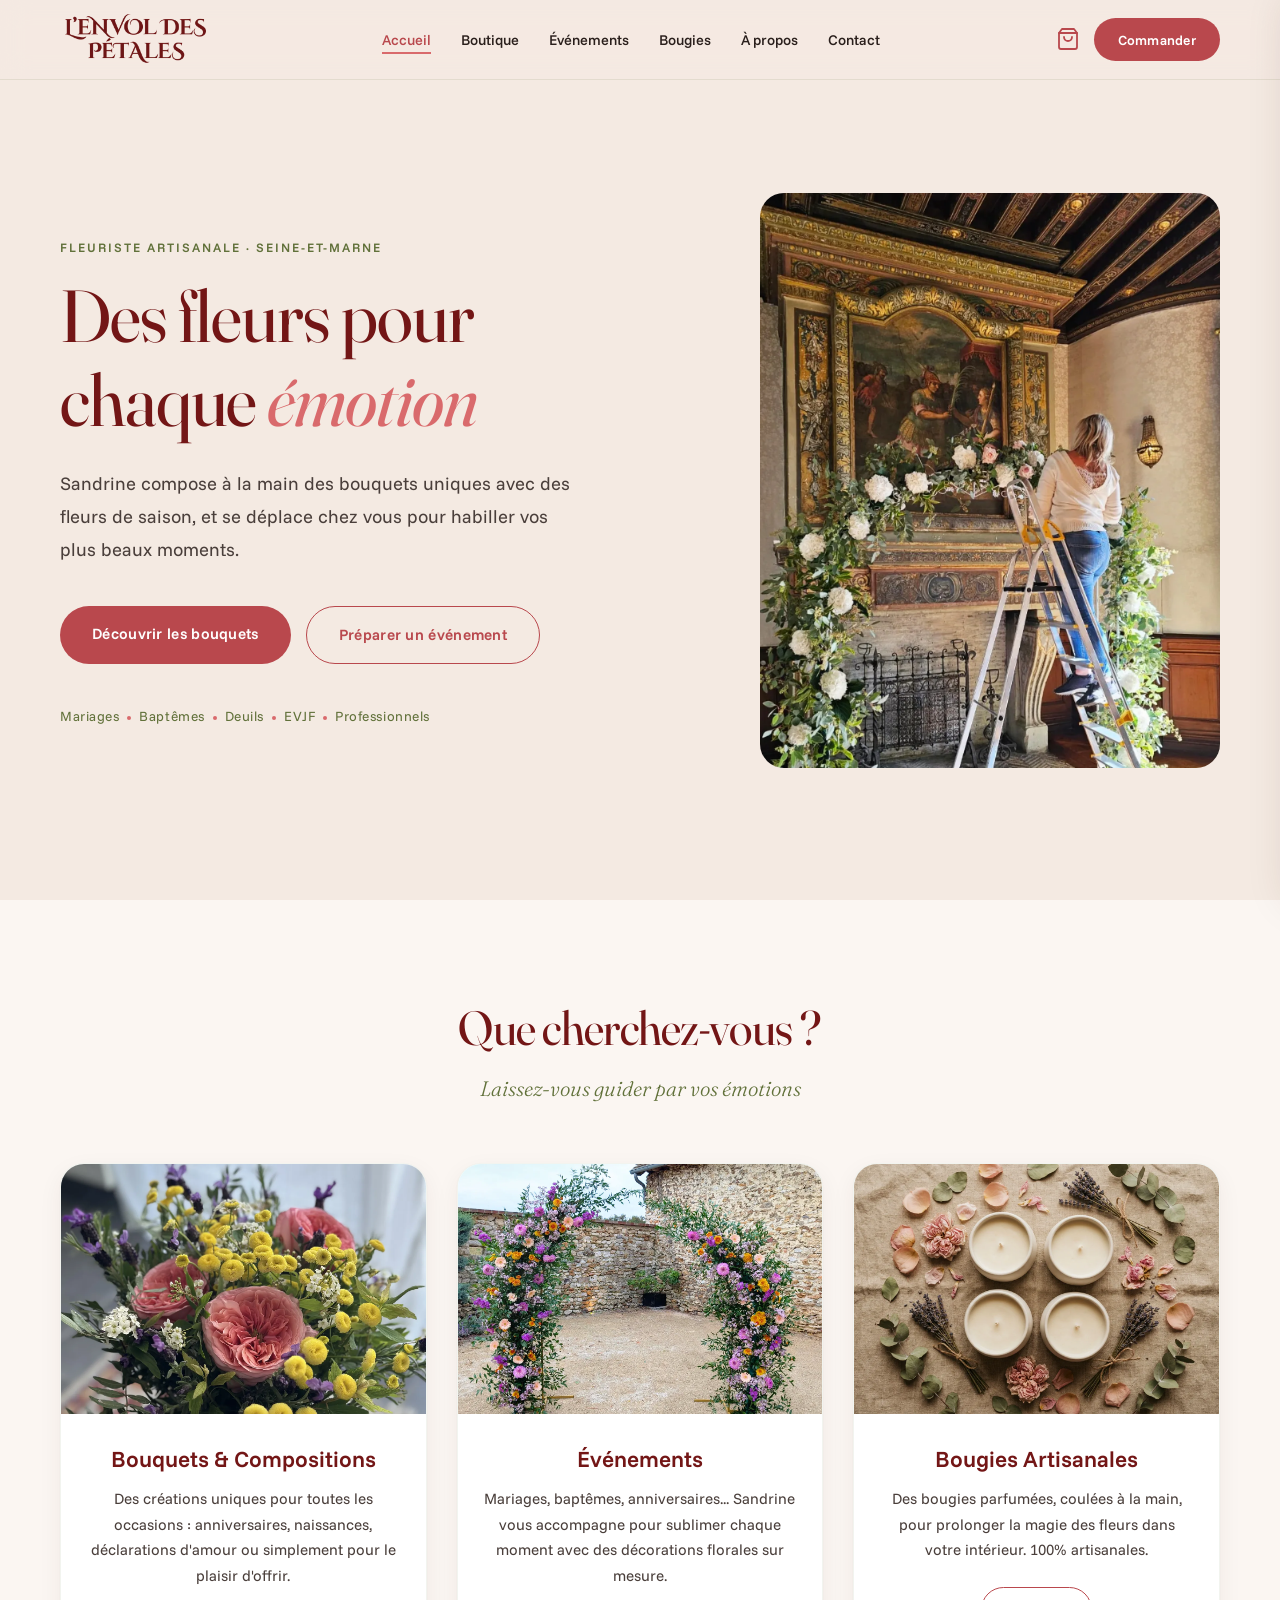
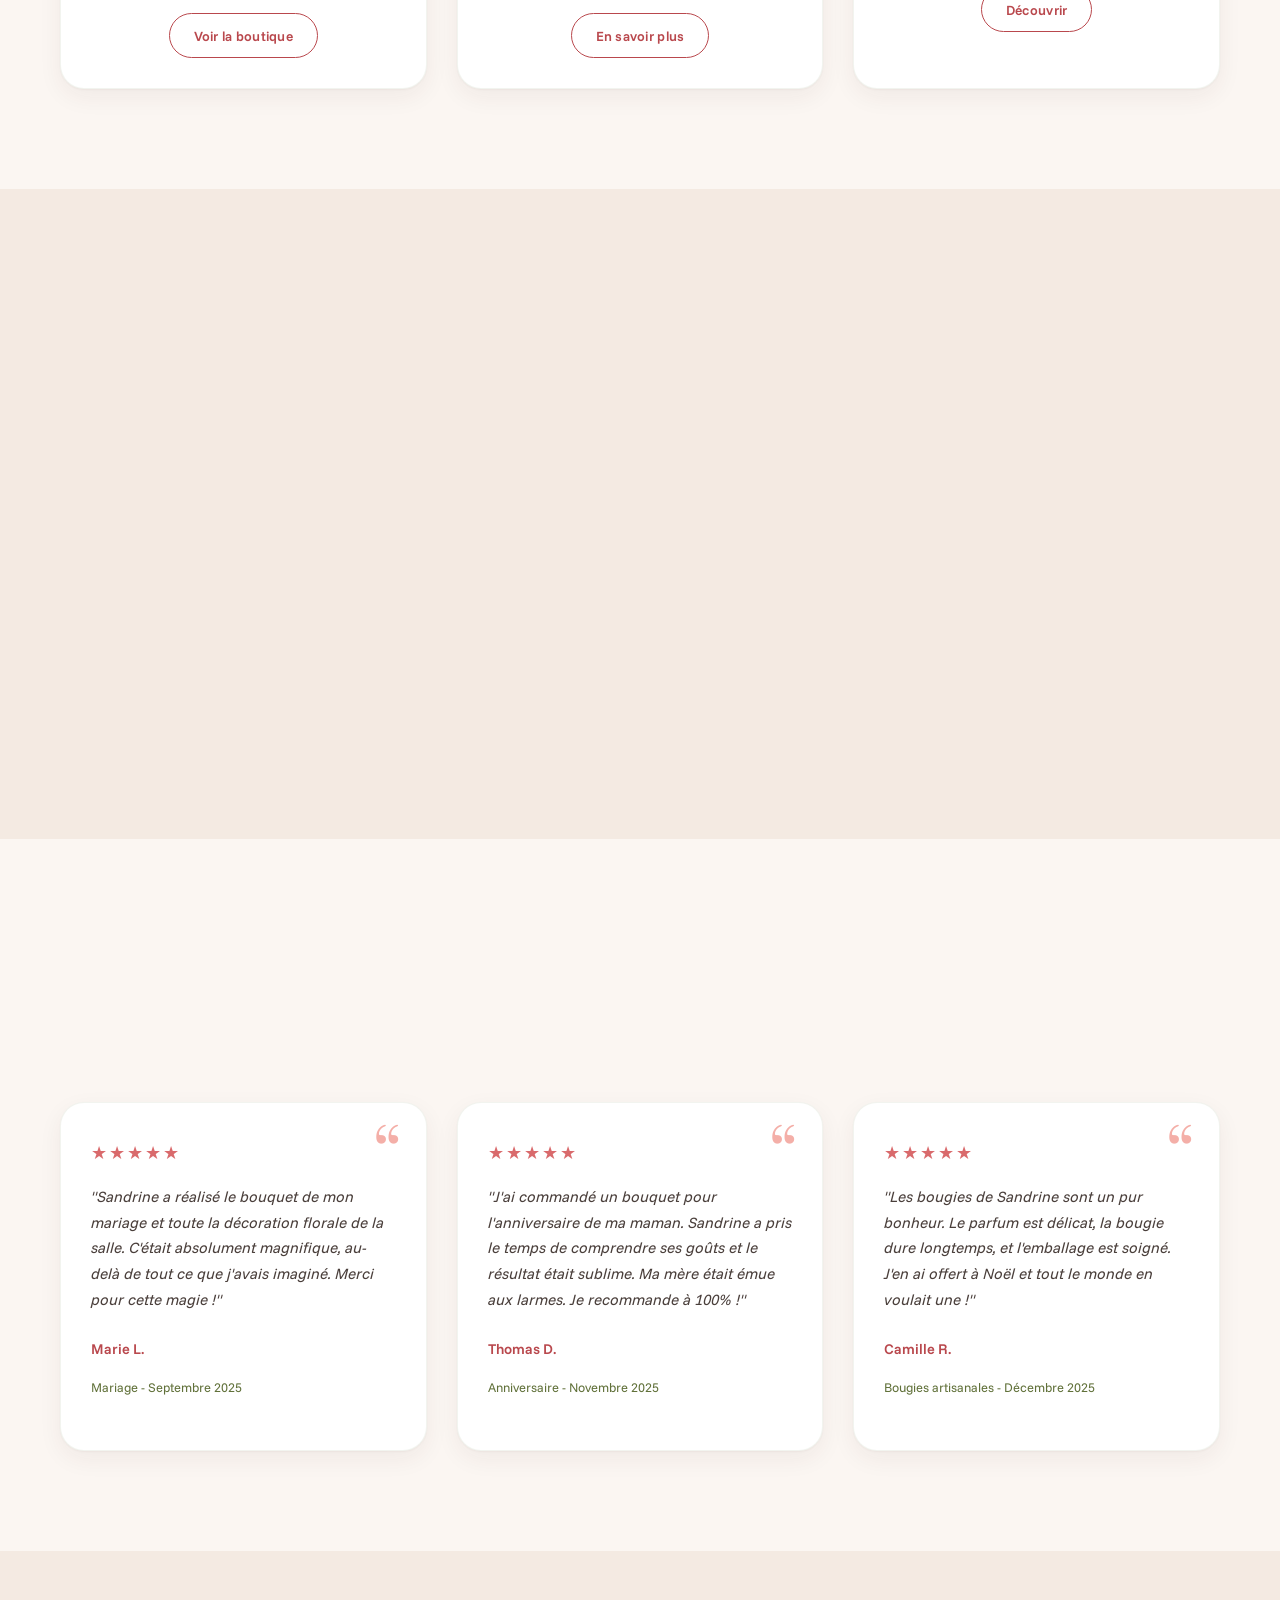
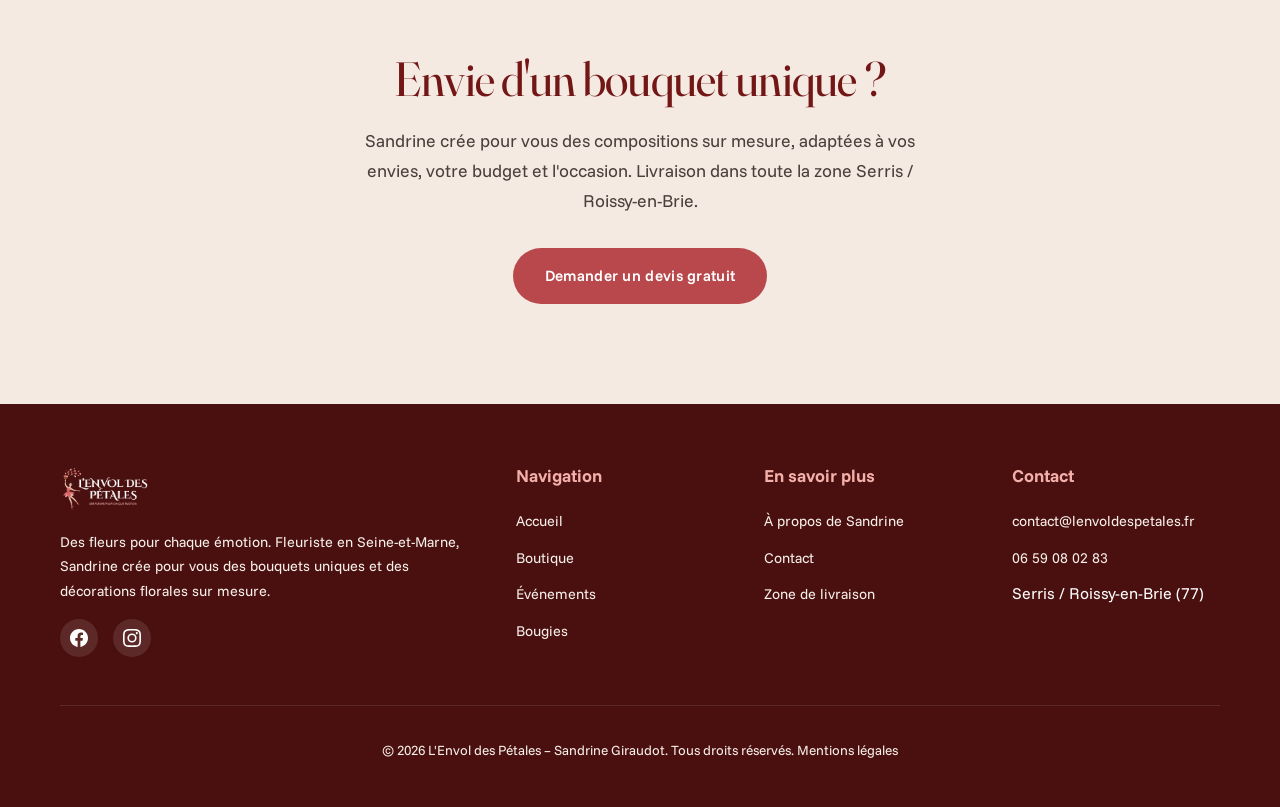
<file: index.html>
<!DOCTYPE html>
<html lang="fr">
<head>
    <meta charset="UTF-8">
    <meta name="viewport" content="width=device-width, initial-scale=1.0">
    <meta name="description" content="L'Envol des Pétales - Fleuriste en Seine-et-Marne. Bouquets, compositions florales, décoration d'événements et bougies artisanales. Des fleurs pour chaque émotion.">
    <title>L'Envol des Pétales | Fleuriste - Des fleurs pour chaque émotion</title>
    <link rel="stylesheet" href="assets/css/style.css">
    <link rel="icon" type="image/png" href="assets/images/favicon.png">
</head>
<body>

    <!-- ============================================
         HEADER - Navigation fixe
         ============================================ -->
    <header class="header" id="header">
        <div class="header__inner">
            <!-- Logo -->
            <a href="index.html" class="header__logo" aria-label="Accueil - L'Envol des Pétales">
                <img src="assets/images/logo-edp-texte-seul.webp" alt="L'Envol des Pétales - Des fleurs pour chaque émotion" loading="lazy">
            </a>

            <!-- Navigation principale -->
            <nav class="nav" id="nav" aria-label="Navigation principale">
                <ul class="nav__list">
                    <li><a href="index.html" class="nav__link active">Accueil</a></li>
                    <li><a href="boutique.html" class="nav__link">Boutique</a></li>
                    <li><a href="evenements.html" class="nav__link">Événements</a></li>
                    <li><a href="bougies.html" class="nav__link">Bougies</a></li>
                    <li><a href="a-propos.html" class="nav__link">À propos</a></li>
                    <li><a href="contact.html" class="nav__link">Contact</a></li>
                </ul>
                <!-- Uniquement dans le menu mobile -->
                <div class="nav__mobile">
                    <a href="contact.html" class="btn btn--primary">Commander</a>
                    <p class="nav__contact"><a href="tel:+33659080283">06 59 08 02 83</a><a href="mailto:contact@lenvoldespetales.fr">contact@lenvoldespetales.fr</a></p>
                </div>
            </nav>

            <!-- Boutons header -->
            <div class="nav__cta">
                <button class="cart-btn" id="cart-btn" aria-label="Voir le panier" title="Voir le panier">
                    <svg viewBox="0 0 24 24"><path d="M6 2L3 6v14a2 2 0 002 2h14a2 2 0 002-2V6l-3-4z"/><line x1="3" y1="6" x2="21" y2="6"/><path d="M16 10a4 4 0 01-8 0"/></svg>
                    <span class="cart-count empty" id="cart-count">0</span>
                </button>
                <a href="contact.html" class="btn btn--primary btn--small header__cta">Commander</a>
                <!-- Burger menu mobile -->
                <button class="burger" id="burger" aria-label="Ouvrir le menu" aria-expanded="false">
                    <span class="burger__line"></span>
                    <span class="burger__line"></span>
                    <span class="burger__line"></span>
                </button>
            </div>
        </div>
    </header>

    <!-- ============================================
         HERO - Section d'accueil plein écran
         ============================================ -->
    <section class="hero" id="hero">
        <!-- Pétales qui tombent (CSS pur) -->
        <div class="petals-container" aria-hidden="true">
            <div class="petal petal--saumon"></div>
            <div class="petal petal--corail"></div>
            <div class="petal petal--saumon"></div>
            <div class="petal petal--vert"></div>
            <div class="petal petal--saumon"></div>
            <div class="petal petal--corail"></div>
            <div class="petal petal--saumon"></div>
            <div class="petal petal--vert"></div>
            <div class="petal petal--saumon"></div>
            <div class="petal petal--corail"></div>
            <div class="petal petal--saumon"></div>
            <div class="petal petal--vert"></div>
        </div>

        <div class="hero__inner">
            <div class="hero__content">
                <span class="eyebrow">Fleuriste artisanale · Seine-et-Marne</span>
                <h1 class="hero__title">Des fleurs pour chaque <em>émotion</em></h1>
                <p class="hero__subtitle">
                    Sandrine compose à la main des bouquets uniques avec des fleurs de saison,
                    et se déplace chez vous pour habiller vos plus beaux moments.
                </p>
                <div class="hero__buttons">
                    <a href="boutique.html" class="btn btn--primary">Découvrir les bouquets</a>
                    <a href="evenements.html" class="btn btn--secondary">Préparer un événement</a>
                </div>
                <ul class="hero__occasions" aria-label="Occasions">
                    <li>Mariages</li><li>Baptêmes</li><li>Deuils</li><li>EVJF</li><li>Professionnels</li>
                </ul>
            </div>

            <div class="hero__visual">
                <img src="assets/images/sandrine-mariage-escabeau.webp" alt="Sandrine installant une arche florale pour un mariage" class="hero__photo" fetchpriority="high">
            </div>
        </div>
    </section>

    <!-- ============================================
         CATÉGORIES - 3 blocs d'entrée
         ============================================ -->
    <section class="section section--alt" id="categories">
        <div class="container">
            <h2 class="section-title fade-in">Que cherchez-vous ?</h2>
            <p class="section-subtitle fade-in">Laissez-vous guider par vos émotions</p>
            <span class="decorative-line fade-in"></span>

            <div class="categories">
                <!-- Bouquets & Compositions -->
                <a href="boutique.html" class="category-card fade-in" style="text-decoration:none;">
                    <div class="category-card__image">
                        <img src="assets/images/bouquet1.webp" alt="Bouquets et compositions florales" loading="lazy">
                    </div>
                    <div class="category-card__body">
                        <h3 class="category-card__title">Bouquets & Compositions</h3>
                        <p class="category-card__text">Des créations uniques pour toutes les occasions : anniversaires, naissances, déclarations d'amour ou simplement pour le plaisir d'offrir.</p>
                        <span class="btn btn--secondary btn--small">Voir la boutique</span>
                    </div>
                </a>

                <!-- Événements -->
                <a href="evenements.html" class="category-card fade-in" style="text-decoration:none;">
                    <div class="category-card__image">
                        <img src="assets/images/arche-evenement.webp" alt="Décoration florale pour événements" loading="lazy">
                    </div>
                    <div class="category-card__body">
                        <h3 class="category-card__title">Événements</h3>
                        <p class="category-card__text">Mariages, baptêmes, anniversaires... Sandrine vous accompagne pour sublimer chaque moment avec des décorations florales sur mesure.</p>
                        <span class="btn btn--secondary btn--small">En savoir plus</span>
                    </div>
                </a>

                <!-- Bougies artisanales -->
                <a href="bougies.html" class="category-card fade-in" style="text-decoration:none;">
                    <div class="category-card__image">
                        <img src="assets/images/bougies-accueil.webp" alt="Bougies artisanales fleuries" loading="lazy">
                    </div>
                    <div class="category-card__body">
                        <h3 class="category-card__title">Bougies Artisanales</h3>
                        <p class="category-card__text">Des bougies parfumées, coulées à la main, pour prolonger la magie des fleurs dans votre intérieur. 100% artisanales.</p>
                        <span class="btn btn--secondary btn--small">Découvrir</span>
                    </div>
                </a>
            </div>
        </div>
    </section>

    <!-- ============================================
         SANDRINE - Présentation courte
         ============================================ -->
    <section class="section" id="sandrine">
        <div class="container">
            <div class="about-preview">
                <div class="about-preview__image fade-in-left">
                    <img src="assets/images/portrait-sandrine.webp" alt="Sandrine Giraudot, fleuriste de L'Envol des Pétales">
                </div>
                <div class="about-preview__content fade-in-right">
                    <h2>Sandrine, fleuriste passionnée</h2>
                    <span class="decorative-line"></span>
                    <p>
                        Après une reconversion à 46 ans, Sandrine a suivi son cœur et sa passion pour les fleurs.
                        Installée en Seine-et-Marne, entre Serris et Roissy-en-Brie, elle crée chaque composition à la main,
                        avec des fleurs de saison issues de producteurs français.
                    </p>
                    <p>
                        Chaque bouquet raconte une histoire, chaque arrangement porte une émotion.
                        Chez L'Envol des Pétales, pas de bouquets standardisés : chaque création est unique,
                        pensée pour vous et réalisée avec cœur.
                    </p>
                    <a href="a-propos.html" class="btn btn--secondary mt-2">Découvrir son histoire</a>
                </div>
            </div>
        </div>
    </section>

    <!-- ============================================
         AVIS CLIENTS
         ============================================ -->
    <section class="section section--alt" id="avis">
        <div class="container">
            <h2 class="section-title fade-in">Ce que disent nos clients</h2>
            <p class="section-subtitle fade-in">Des émotions partagées</p>
            <span class="decorative-line fade-in"></span>

            <div class="reviews-grid">
                <!-- Avis 1 -->
                <div class="review-card fade-in">
                    <div class="review-card__stars" aria-label="5 étoiles sur 5">&#9733;&#9733;&#9733;&#9733;&#9733;</div>
                    <p class="review-card__text">
                        "Sandrine a réalisé le bouquet de mon mariage et toute la décoration florale de la salle.
                        C'était absolument magnifique, au-delà de tout ce que j'avais imaginé. Merci pour cette magie !"
                    </p>
                    <p class="review-card__author">Marie L.</p>
                    <p class="review-card__occasion">Mariage - Septembre 2025</p>
                </div>

                <!-- Avis 2 -->
                <div class="review-card fade-in">
                    <div class="review-card__stars" aria-label="5 étoiles sur 5">&#9733;&#9733;&#9733;&#9733;&#9733;</div>
                    <p class="review-card__text">
                        "J'ai commandé un bouquet pour l'anniversaire de ma maman. Sandrine a pris le temps de comprendre
                        ses goûts et le résultat était sublime. Ma mère était émue aux larmes. Je recommande à 100% !"
                    </p>
                    <p class="review-card__author">Thomas D.</p>
                    <p class="review-card__occasion">Anniversaire - Novembre 2025</p>
                </div>

                <!-- Avis 3 -->
                <div class="review-card fade-in">
                    <div class="review-card__stars" aria-label="5 étoiles sur 5">&#9733;&#9733;&#9733;&#9733;&#9733;</div>
                    <p class="review-card__text">
                        "Les bougies de Sandrine sont un pur bonheur. Le parfum est délicat, la bougie dure longtemps,
                        et l'emballage est soigné. J'en ai offert à Noël et tout le monde en voulait une !"
                    </p>
                    <p class="review-card__author">Camille R.</p>
                    <p class="review-card__occasion">Bougies artisanales - Décembre 2025</p>
                </div>
            </div>
        </div>
    </section>

    <!-- ============================================
         BANDEAU CTA
         ============================================ -->
    <section class="section" style="text-align:center;">
        <div class="container fade-in">
            <h2>Envie d'un bouquet unique ?</h2>
            <p style="max-width:600px;margin:1.25rem auto 2rem;font-size:1.1rem;">
                Sandrine crée pour vous des compositions sur mesure, adaptées à vos envies,
                votre budget et l'occasion. Livraison dans toute la zone Serris / Roissy-en-Brie.
            </p>
            <a href="contact.html" class="btn btn--primary">Demander un devis gratuit</a>
        </div>
    </section>

    <!-- ============================================
         FOOTER
         ============================================ -->
    <footer class="footer" id="footer">
        <div class="container">
            <div class="footer__grid">
                <!-- Marque -->
                <div class="footer__brand">
                    <img src="assets/images/logo-edp-paysage-blanc.webp" alt="L'Envol des Pétales">
                    <p>Des fleurs pour chaque émotion. Fleuriste en Seine-et-Marne, Sandrine crée pour vous des bouquets uniques et des décorations florales sur mesure.</p>
                    <div class="social-links mt-1">
                        <a href="https://www.facebook.com/LENVOLDESPETALES" class="social-link" aria-label="Facebook" target="_blank" rel="noopener" title="Suivez-nous sur Facebook">
                            <svg width="18" height="18" viewBox="0 0 24 24" fill="currentColor"><path d="M24 12.073c0-6.627-5.373-12-12-12s-12 5.373-12 12c0 5.99 4.388 10.954 10.125 11.854v-8.385H7.078v-3.47h3.047V9.43c0-3.007 1.792-4.669 4.533-4.669 1.312 0 2.686.235 2.686.235v2.953H15.83c-1.491 0-1.956.925-1.956 1.874v2.25h3.328l-.532 3.47h-2.796v8.385C19.612 23.027 24 18.062 24 12.073z"/></svg>
                        </a>
                        <a href="https://www.instagram.com/lenvoldespetales/" class="social-link" aria-label="Instagram" target="_blank" rel="noopener" title="Suivez-nous sur Instagram">
                            <svg width="18" height="18" viewBox="0 0 24 24" fill="currentColor"><path d="M12 2.163c3.204 0 3.584.012 4.85.07 3.252.148 4.771 1.691 4.919 4.919.058 1.265.069 1.645.069 4.849 0 3.205-.012 3.584-.069 4.849-.149 3.225-1.664 4.771-4.919 4.919-1.266.058-1.644.07-4.85.07-3.204 0-3.584-.012-4.849-.07-3.26-.149-4.771-1.699-4.919-4.92-.058-1.265-.07-1.644-.07-4.849 0-3.204.013-3.583.07-4.849.149-3.227 1.664-4.771 4.919-4.919 1.266-.057 1.645-.069 4.849-.069zM12 0C8.741 0 8.333.014 7.053.072 2.695.272.273 2.69.073 7.052.014 8.333 0 8.741 0 12c0 3.259.014 3.668.072 4.948.2 4.358 2.618 6.78 6.98 6.98C8.333 23.986 8.741 24 12 24c3.259 0 3.668-.014 4.948-.072 4.354-.2 6.782-2.618 6.979-6.98.059-1.28.073-1.689.073-4.948 0-3.259-.014-3.667-.072-4.947-.196-4.354-2.617-6.78-6.979-6.98C15.668.014 15.259 0 12 0zm0 5.838a6.162 6.162 0 100 12.324 6.162 6.162 0 000-12.324zM12 16a4 4 0 110-8 4 4 0 010 8zm6.406-11.845a1.44 1.44 0 100 2.881 1.44 1.44 0 000-2.881z"/></svg>
                        </a>
                    </div>
                </div>

                <!-- Liens rapides -->
                <div>
                    <h4>Navigation</h4>
                    <ul class="footer__links">
                        <li><a href="index.html">Accueil</a></li>
                        <li><a href="boutique.html">Boutique</a></li>
                        <li><a href="evenements.html">Événements</a></li>
                        <li><a href="bougies.html">Bougies</a></li>
                    </ul>
                </div>

                <!-- En savoir plus -->
                <div>
                    <h4>En savoir plus</h4>
                    <ul class="footer__links">
                        <li><a href="a-propos.html">À propos de Sandrine</a></li>
                        <li><a href="contact.html">Contact</a></li>
                        <li><a href="contact.html#livraison">Zone de livraison</a></li>
                    </ul>
                </div>

                <!-- Contact rapide -->
                <div>
                    <h4>Contact</h4>
                    <ul class="footer__links">
                        <li><a href="mailto:contact@lenvoldespetales.fr">contact@lenvoldespetales.fr</a></li>
                        <li><a href="tel:+33659080283">06 59 08 02 83</a></li>
                        <li>Serris / Roissy-en-Brie (77)</li>
                    </ul>
                </div>
            </div>
            <div class="footer__bottom">
                <p>&copy; 2026 L'Envol des P&eacute;tales &ndash; Sandrine Giraudot. Tous droits r&eacute;serv&eacute;s. <a href="mentions-legales.html">Mentions l&eacute;gales</a></p>
            </div>
        </div>
    </footer>

    <!-- Panier slide-in -->
    <div class="cart-overlay" id="cart-overlay"></div>
    <aside class="cart-drawer" id="cart-drawer" aria-label="Panier">
        <div class="cart-drawer__header">
            <h3>Votre panier</h3>
            <button class="cart-drawer__close" id="cart-close" aria-label="Fermer le panier">&times;</button>
        </div>
        <div class="cart-drawer__items" id="cart-items">
            <div class="cart-empty" id="cart-empty">
                <p>Votre panier est vide</p>
                <a href="boutique.html" class="btn btn--secondary btn--small mt-2">Voir les bouquets</a>
            </div>
        </div>
        <div class="cart-drawer__footer" id="cart-footer" style="display:none;">
            <div class="cart-drawer__total">
                <span>Total</span>
                <span id="cart-total">0,00 &euro;</span>
            </div>
            <a href="contact.html" class="btn btn--primary">Finaliser la commande</a>
            <p class="cart-drawer__note">La commande sera finalisée par message avec Sandrine</p>
        </div>
    </aside>

    <!-- Scripts -->
    <script src="assets/js/panier.js"></script>
    <script src="assets/js/main.js"></script>
</body>
</html>
</file>
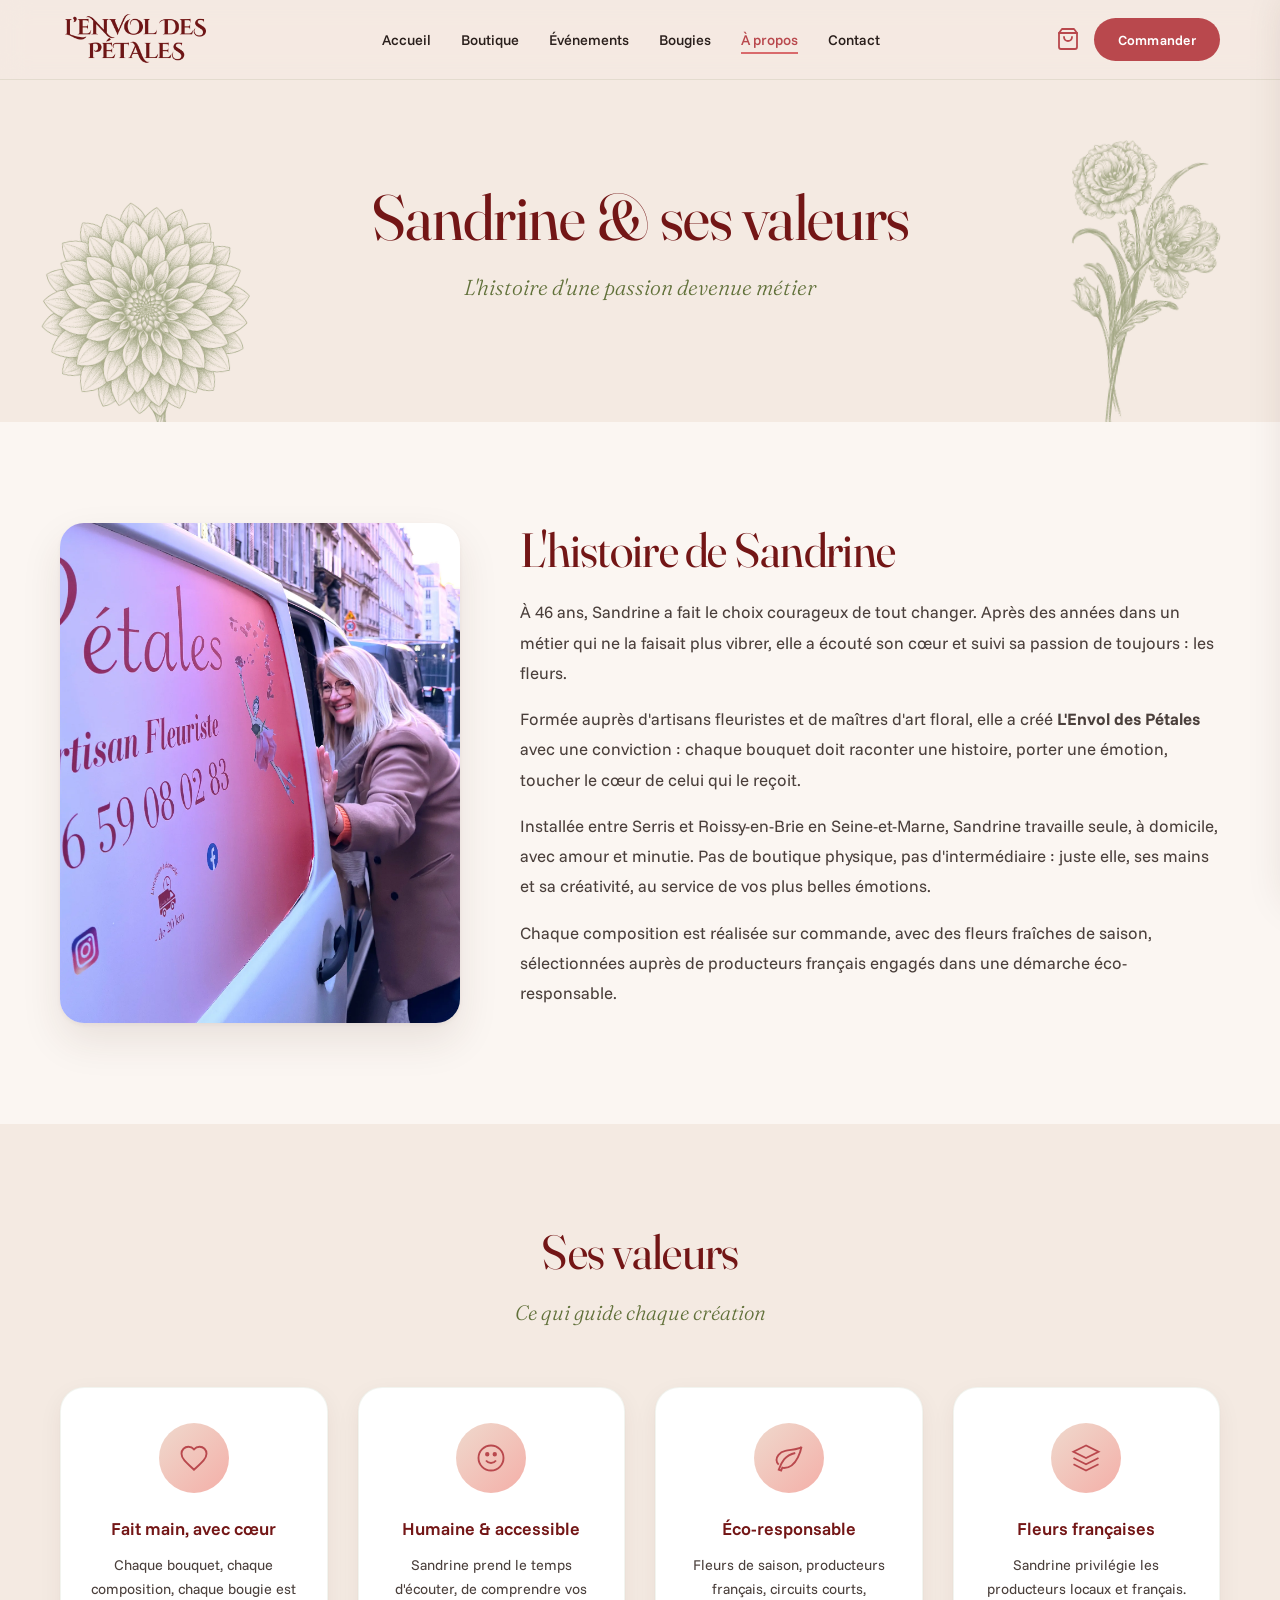
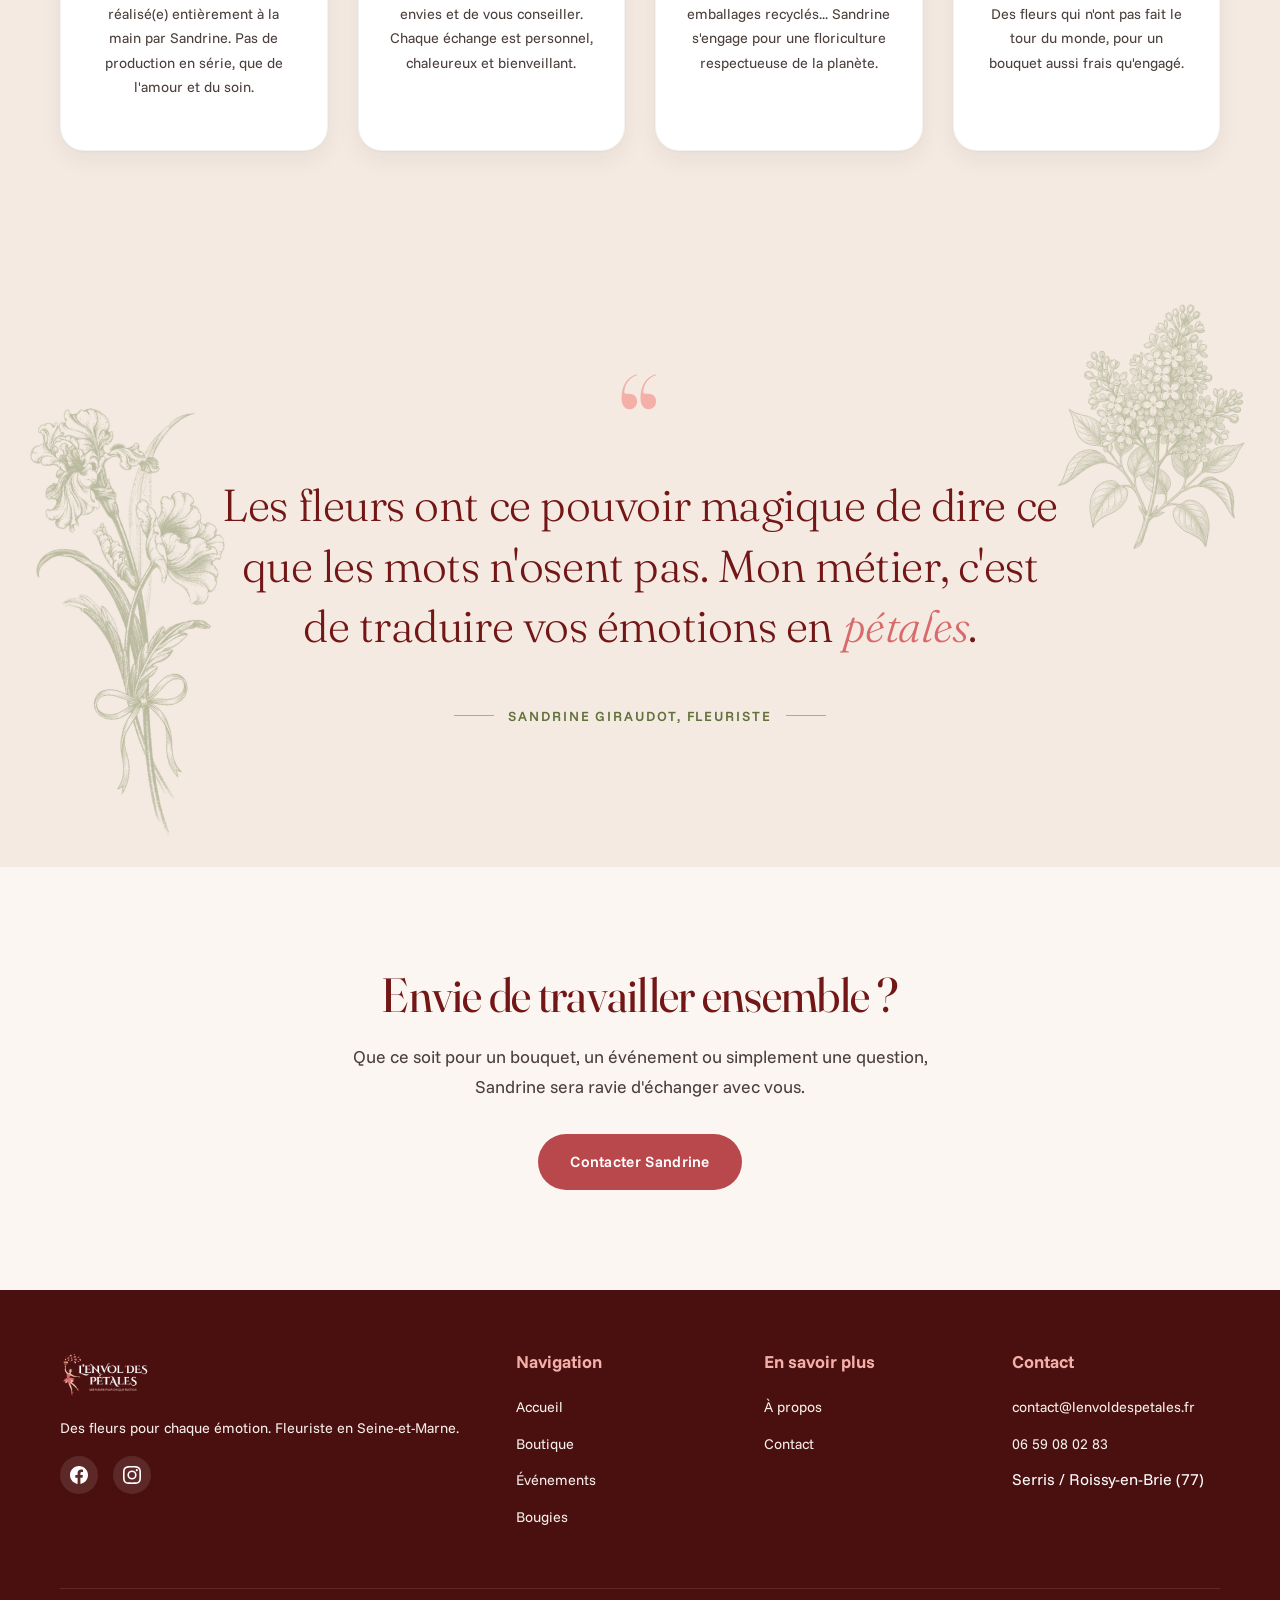
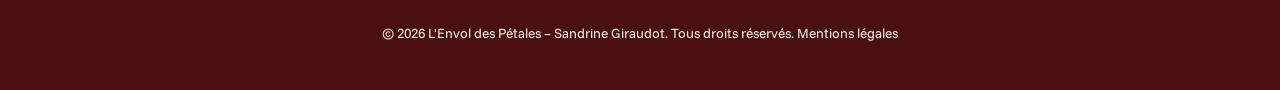
<file: a-propos.html>
<!DOCTYPE html>
<html lang="fr">
<head>
    <meta charset="UTF-8">
    <meta name="viewport" content="width=device-width, initial-scale=1.0">
    <meta name="description" content="Découvrez l'histoire de Sandrine Giraudot, fleuriste de L'Envol des Pétales. Reconversion, passion et éco-responsabilité.">
    <title>À propos - Sandrine Giraudot | L'Envol des Pétales</title>
    <link rel="stylesheet" href="assets/css/style.css">
    <link rel="icon" type="image/png" href="assets/images/favicon.png">
</head>
<body>

    <!-- HEADER -->
    <header class="header" id="header">
        <div class="header__inner">
            <a href="index.html" class="header__logo" aria-label="Accueil">
                <img src="assets/images/logo-edp-texte-seul.webp" alt="L'Envol des Pétales" loading="lazy">
            </a>
            <nav class="nav" id="nav" aria-label="Navigation principale">
                <ul class="nav__list">
                    <li><a href="index.html" class="nav__link">Accueil</a></li>
                    <li><a href="boutique.html" class="nav__link">Boutique</a></li>
                    <li><a href="evenements.html" class="nav__link">Événements</a></li>
                    <li><a href="bougies.html" class="nav__link">Bougies</a></li>
                    <li><a href="a-propos.html" class="nav__link active">À propos</a></li>
                    <li><a href="contact.html" class="nav__link">Contact</a></li>
                </ul>
                <!-- Uniquement dans le menu mobile -->
                <div class="nav__mobile">
                    <a href="contact.html" class="btn btn--primary">Commander</a>
                    <p class="nav__contact"><a href="tel:+33659080283">06 59 08 02 83</a><a href="mailto:contact@lenvoldespetales.fr">contact@lenvoldespetales.fr</a></p>
                </div>
            </nav>
            <div class="nav__cta">
                <button class="cart-btn" id="cart-btn" aria-label="Voir le panier" title="Voir le panier">
                    <svg viewBox="0 0 24 24"><path d="M6 2L3 6v14a2 2 0 002 2h14a2 2 0 002-2V6l-3-4z"/><line x1="3" y1="6" x2="21" y2="6"/><path d="M16 10a4 4 0 01-8 0"/></svg>
                    <span class="cart-count empty" id="cart-count">0</span>
                </button>
                <a href="contact.html" class="btn btn--primary btn--small header__cta">Commander</a>
                <button class="burger" id="burger" aria-label="Ouvrir le menu" aria-expanded="false">
                    <span class="burger__line"></span>
                    <span class="burger__line"></span>
                    <span class="burger__line"></span>
                </button>
            </div>
        </div>
    </header>

    <!-- HERO -->
    <section class="hero-page hero-page--apropos">
        <div class="petals-container" aria-hidden="true">
            <div class="petal petal--saumon"></div><div class="petal petal--corail"></div><div class="petal petal--saumon"></div>
            <div class="petal petal--vert"></div><div class="petal petal--saumon"></div><div class="petal petal--corail"></div>
            <div class="petal petal--saumon"></div><div class="petal petal--vert"></div><div class="petal petal--saumon"></div>
            <div class="petal petal--corail"></div>
        </div>
        <div class="container">
            <h1 class="hero-page__title">Sandrine & ses valeurs</h1>
            <p class="hero-page__subtitle">L'histoire d'une passion devenue métier</p>
        </div>
    </section>

    <!-- HISTOIRE -->
    <section class="section section--alt">
        <div class="container">
            <div class="about-hero">
                <div class="about-hero__photo fade-in-left">
                    <img src="assets/images/portrait-sandrine.webp" alt="Sandrine Giraudot, fleuriste">
                </div>
                <div class="about-hero__content fade-in-right">
                    <h2>L'histoire de Sandrine</h2>
                    <span class="decorative-line"></span>
                    <p>
                        À 46 ans, Sandrine a fait le choix courageux de tout changer. Après des années dans un
                        métier qui ne la faisait plus vibrer, elle a écouté son cœur et suivi sa passion de toujours :
                        les fleurs.
                    </p>
                    <p>
                        Formée auprès d'artisans fleuristes et de maîtres d'art floral, elle a créé
                        <strong>L'Envol des Pétales</strong> avec une conviction : chaque bouquet doit raconter
                        une histoire, porter une émotion, toucher le cœur de celui qui le reçoit.
                    </p>
                    <p>
                        Installée entre Serris et Roissy-en-Brie en Seine-et-Marne, Sandrine travaille seule,
                        à domicile, avec amour et minutie. Pas de boutique physique, pas d'intermédiaire : juste
                        elle, ses mains et sa créativité, au service de vos plus belles émotions.
                    </p>
                    <p>
                        Chaque composition est réalisée sur commande, avec des fleurs fraîches de saison,
                        sélectionnées auprès de producteurs français engagés dans une démarche éco-responsable.
                    </p>
                </div>
            </div>
        </div>
    </section>

    <!-- VALEURS -->
    <section class="section">
        <div class="container">
            <h2 class="section-title fade-in">Ses valeurs</h2>
            <p class="section-subtitle fade-in">Ce qui guide chaque création</p>
            <span class="decorative-line fade-in"></span>

            <div class="values-grid">
                <div class="value-card fade-in">
                    <div class="value-card__icon" aria-hidden="true">
                        <svg width="30" height="30" viewBox="0 0 24 24" fill="none" stroke="#B9484D" stroke-width="1.5"><path d="M12 21.35l-1.45-1.32C5.4 15.36 2 12.28 2 8.5 2 5.42 4.42 3 7.5 3c1.74 0 3.41.81 4.5 2.09C13.09 3.81 14.76 3 16.5 3 19.58 3 22 5.42 22 8.5c0 3.78-3.4 6.86-8.55 11.54L12 21.35z"/></svg>
                    </div>
                    <h3 class="value-card__title">Fait main, avec cœur</h3>
                    <p class="value-card__text">Chaque bouquet, chaque composition, chaque bougie est réalisé(e) entièrement à la main par Sandrine. Pas de production en série, que de l'amour et du soin.</p>
                </div>

                <div class="value-card fade-in">
                    <div class="value-card__icon" aria-hidden="true">
                        <svg width="30" height="30" viewBox="0 0 24 24" fill="none" stroke="#B9484D" stroke-width="1.5"><path d="M12 22c5.523 0 10-4.477 10-10S17.523 2 12 2 2 6.477 2 12s4.477 10 10 10z"/><path d="M8 14s1.5 2 4 2 4-2 4-2"/><circle cx="9" cy="9" r="1" fill="#B9484D"/><circle cx="15" cy="9" r="1" fill="#B9484D"/></svg>
                    </div>
                    <h3 class="value-card__title">Humaine & accessible</h3>
                    <p class="value-card__text">Sandrine prend le temps d'écouter, de comprendre vos envies et de vous conseiller. Chaque échange est personnel, chaleureux et bienveillant.</p>
                </div>

                <div class="value-card fade-in">
                    <div class="value-card__icon" aria-hidden="true">
                        <svg width="30" height="30" viewBox="0 0 24 24" fill="none" stroke="#B9484D" stroke-width="1.5"><path d="M17 8C8 10 5.9 16.17 3.82 21.34l1.89.66.95-2.3c.48.17.98.3 1.34.3C19 20 22 3 22 3c-1 2-8 2.25-13 3.25S2 11.5 2 13.5s1.75 3.75 1.75 3.75"/></svg>
                    </div>
                    <h3 class="value-card__title">Éco-responsable</h3>
                    <p class="value-card__text">Fleurs de saison, producteurs français, circuits courts, emballages recyclés... Sandrine s'engage pour une floriculture respectueuse de la planète.</p>
                </div>

                <div class="value-card fade-in">
                    <div class="value-card__icon" aria-hidden="true">
                        <svg width="30" height="30" viewBox="0 0 24 24" fill="none" stroke="#B9484D" stroke-width="1.5"><path d="M12 2L2 7l10 5 10-5-10-5z"/><path d="M2 17l10 5 10-5"/><path d="M2 12l10 5 10-5"/></svg>
                    </div>
                    <h3 class="value-card__title">Fleurs françaises</h3>
                    <p class="value-card__text">Sandrine privilégie les producteurs locaux et français. Des fleurs qui n'ont pas fait le tour du monde, pour un bouquet aussi frais qu'engagé.</p>
                </div>
            </div>
        </div>
    </section>

    <!-- CITATION -->
    <section class="section quote-section">
        <img src="assets/images/gravures/fleur2.webp" alt="" class="gravure gravure--citation-g" aria-hidden="true" loading="lazy">
        <img src="assets/images/gravures/lilas.webp" alt="" class="gravure gravure--citation-d" aria-hidden="true" loading="lazy">
        <figure class="quote">
            <span class="quote__mark" aria-hidden="true">&ldquo;</span>
            <blockquote class="quote__text" data-mots>
                Les fleurs ont ce pouvoir magique de dire ce que les mots n'osent pas.
                Mon métier, c'est de traduire vos émotions en <em>pétales</em>.
            </blockquote>
            <figcaption class="quote__author">Sandrine Giraudot, fleuriste</figcaption>
        </figure>
    </section>

    <!-- CTA -->
    <section class="section section--alt" style="text-align:center;">
        <div class="container fade-in">
            <h2>Envie de travailler ensemble ?</h2>
            <span class="decorative-line"></span>
            <p style="max-width:600px;margin:1.25rem auto 2rem;font-size:1.1rem;">
                Que ce soit pour un bouquet, un événement ou simplement une question, Sandrine sera ravie d'échanger avec vous.
            </p>
            <a href="contact.html" class="btn btn--primary">Contacter Sandrine</a>
        </div>
    </section>

    <!-- FOOTER -->
    <footer class="footer">
        <div class="container">
            <div class="footer__grid">
                <div class="footer__brand">
                    <img src="assets/images/logo-edp-paysage-blanc.webp" alt="L'Envol des Pétales">
                    <p>Des fleurs pour chaque émotion. Fleuriste en Seine-et-Marne.</p>
                    <div class="social-links mt-1">
                        <a href="https://www.facebook.com/LENVOLDESPETALES" class="social-link" aria-label="Facebook" target="_blank" rel="noopener"><svg width="18" height="18" viewBox="0 0 24 24" fill="currentColor"><path d="M24 12.073c0-6.627-5.373-12-12-12s-12 5.373-12 12c0 5.99 4.388 10.954 10.125 11.854v-8.385H7.078v-3.47h3.047V9.43c0-3.007 1.792-4.669 4.533-4.669 1.312 0 2.686.235 2.686.235v2.953H15.83c-1.491 0-1.956.925-1.956 1.874v2.25h3.328l-.532 3.47h-2.796v8.385C19.612 23.027 24 18.062 24 12.073z"/></svg></a>
                        <a href="https://www.instagram.com/lenvoldespetales/" class="social-link" aria-label="Instagram" target="_blank" rel="noopener"><svg width="18" height="18" viewBox="0 0 24 24" fill="currentColor"><path d="M12 2.163c3.204 0 3.584.012 4.85.07 3.252.148 4.771 1.691 4.919 4.919.058 1.265.069 1.645.069 4.849 0 3.205-.012 3.584-.069 4.849-.149 3.225-1.664 4.771-4.919 4.919-1.266.058-1.644.07-4.85.07-3.204 0-3.584-.012-4.849-.07-3.26-.149-4.771-1.699-4.919-4.92-.058-1.265-.07-1.644-.07-4.849 0-3.204.013-3.583.07-4.849.149-3.227 1.664-4.771 4.919-4.919 1.266-.057 1.645-.069 4.849-.069zM12 0C8.741 0 8.333.014 7.053.072 2.695.272.273 2.69.073 7.052.014 8.333 0 8.741 0 12c0 3.259.014 3.668.072 4.948.2 4.358 2.618 6.78 6.98 6.98C8.333 23.986 8.741 24 12 24c3.259 0 3.668-.014 4.948-.072 4.354-.2 6.782-2.618 6.979-6.98.059-1.28.073-1.689.073-4.948 0-3.259-.014-3.667-.072-4.947-.196-4.354-2.617-6.78-6.979-6.98C15.668.014 15.259 0 12 0zm0 5.838a6.162 6.162 0 100 12.324 6.162 6.162 0 000-12.324zM12 16a4 4 0 110-8 4 4 0 010 8zm6.406-11.845a1.44 1.44 0 100 2.881 1.44 1.44 0 000-2.881z"/></svg></a>
                    </div>
                </div>
                <div>
                    <h4>Navigation</h4>
                    <ul class="footer__links">
                        <li><a href="index.html">Accueil</a></li>
                        <li><a href="boutique.html">Boutique</a></li>
                        <li><a href="evenements.html">Événements</a></li>
                        <li><a href="bougies.html">Bougies</a></li>
                    </ul>
                </div>
                <div>
                    <h4>En savoir plus</h4>
                    <ul class="footer__links">
                        <li><a href="a-propos.html">À propos</a></li>
                        <li><a href="contact.html">Contact</a></li>
                    </ul>
                </div>
                <div>
                    <h4>Contact</h4>
                    <ul class="footer__links">
                        <li><a href="mailto:contact@lenvoldespetales.fr">contact@lenvoldespetales.fr</a></li>
                        <li><a href="tel:+33659080283">06 59 08 02 83</a></li>
                        <li>Serris / Roissy-en-Brie (77)</li>
                    </ul>
                </div>
            </div>
            <div class="footer__bottom">
                <p>&copy; 2026 L'Envol des P&eacute;tales &ndash; Sandrine Giraudot. Tous droits r&eacute;serv&eacute;s. <a href="mentions-legales.html">Mentions l&eacute;gales</a></p>
            </div>
        </div>
    </footer>

    <!-- Panier -->
    <div class="cart-overlay" id="cart-overlay"></div>
    <aside class="cart-drawer" id="cart-drawer" aria-label="Panier">
        <div class="cart-drawer__header">
            <h3>Votre panier</h3>
            <button class="cart-drawer__close" id="cart-close" aria-label="Fermer le panier">&times;</button>
        </div>
        <div class="cart-drawer__items" id="cart-items">
            <div class="cart-empty" id="cart-empty"><p>Votre panier est vide</p></div>
        </div>
        <div class="cart-drawer__footer" id="cart-footer" style="display:none;">
            <div class="cart-drawer__total"><span>Total</span><span id="cart-total">0,00 &euro;</span></div>
            <a href="contact.html" class="btn btn--primary">Finaliser la commande</a>
            <p class="cart-drawer__note">La commande sera finalisée par message avec Sandrine</p>
        </div>
    </aside>

    <script src="assets/js/panier.js"></script>
    <script src="assets/js/main.js"></script>
</body>
</html>
</file>
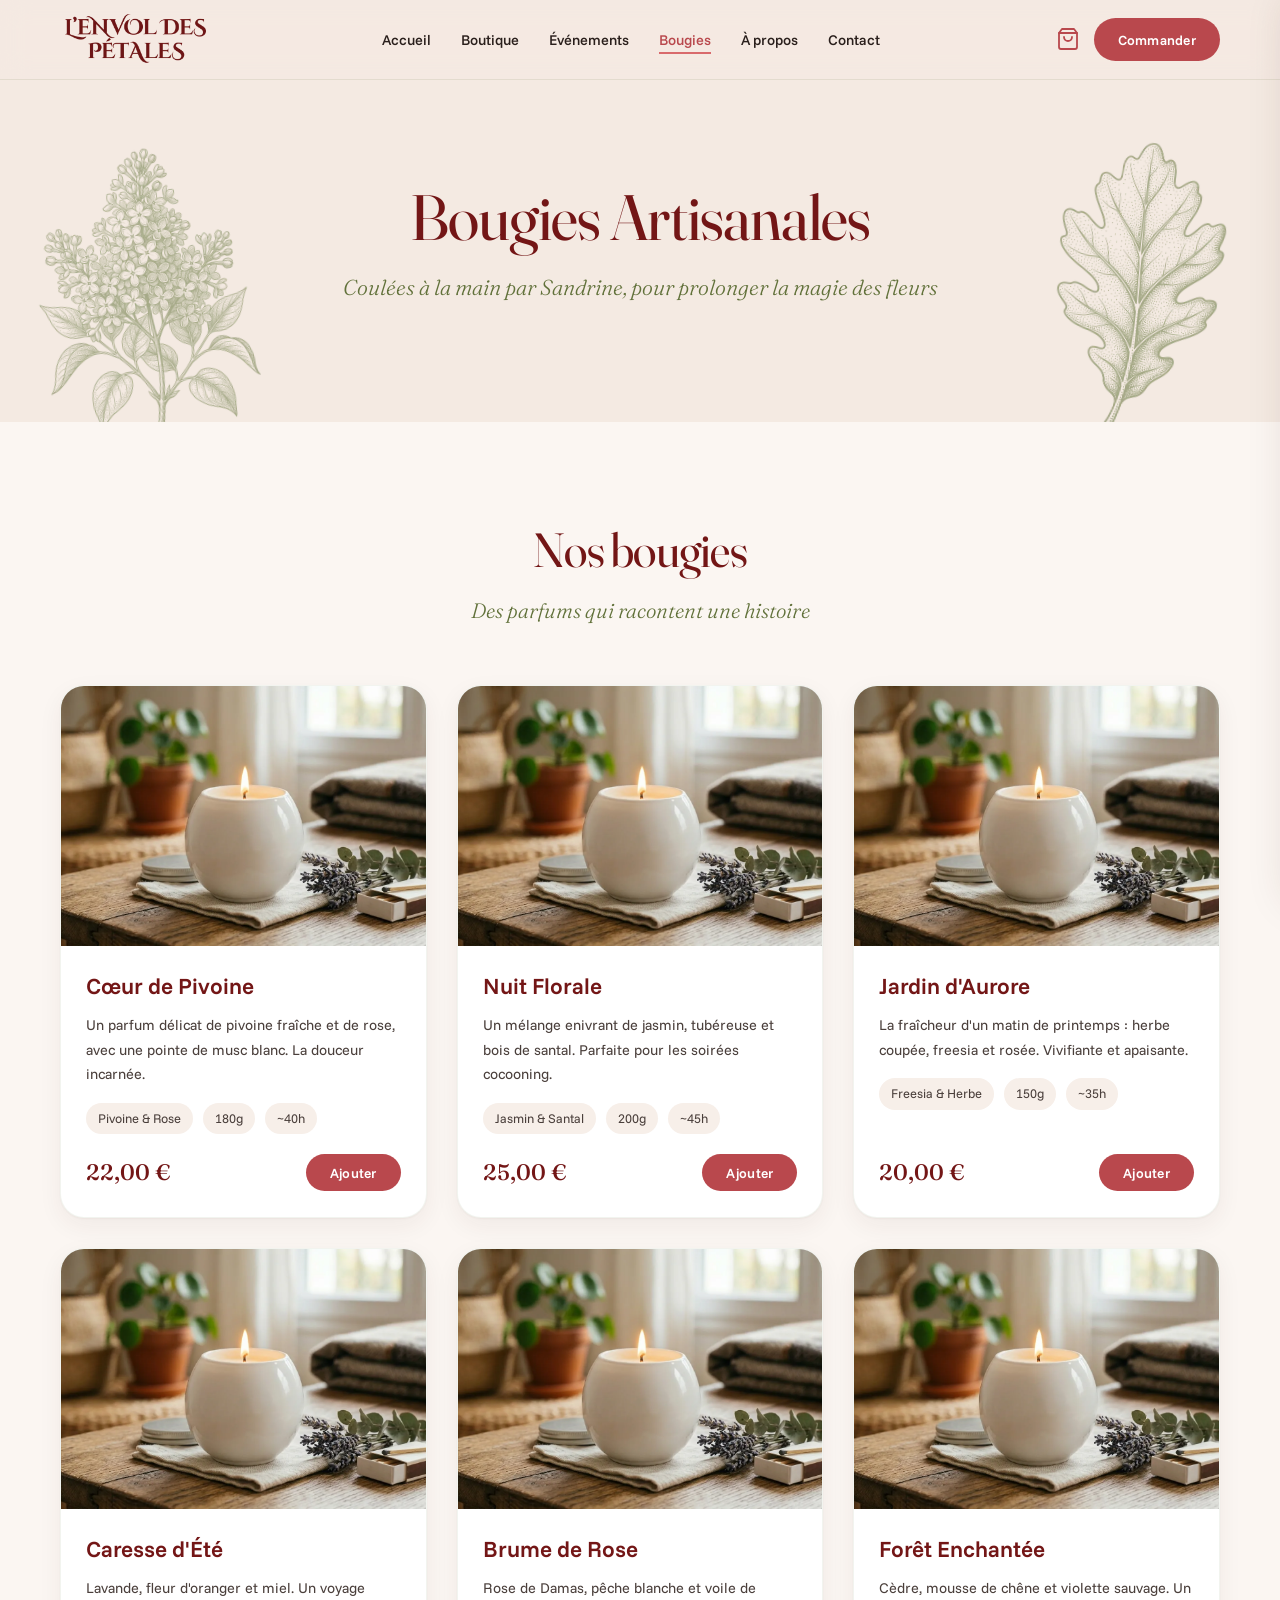
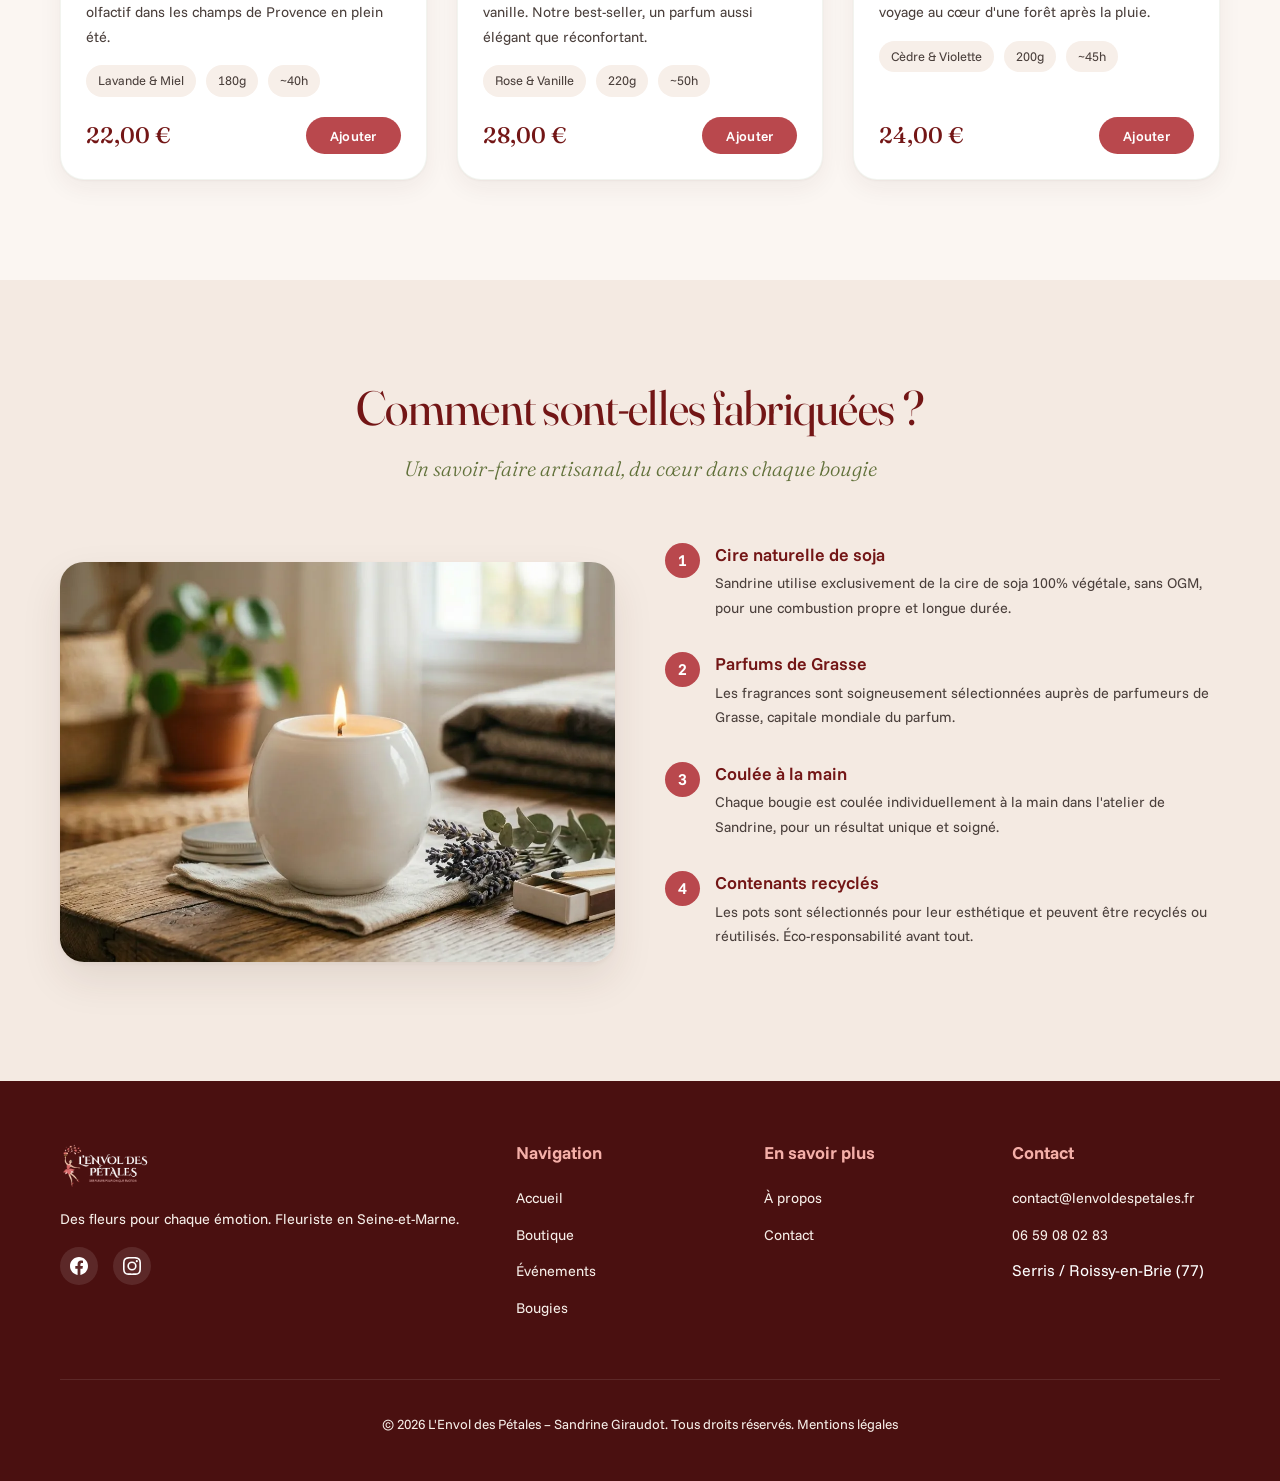
<file: bougies.html>
<!DOCTYPE html>
<html lang="fr">
<head>
    <meta charset="UTF-8">
    <meta name="viewport" content="width=device-width, initial-scale=1.0">
    <meta name="description" content="Bougies artisanales parfumées par L'Envol des Pétales. Coulées à la main par Sandrine, fleuriste en Seine-et-Marne.">
    <title>Bougies Artisanales | L'Envol des Pétales</title>
    <link rel="stylesheet" href="assets/css/style.css">
    <link rel="icon" type="image/png" href="assets/images/favicon.png">
</head>
<body>

    <!-- HEADER -->
    <header class="header" id="header">
        <div class="header__inner">
            <a href="index.html" class="header__logo" aria-label="Accueil">
                <img src="assets/images/logo-edp-texte-seul.webp" alt="L'Envol des Pétales" loading="lazy">
            </a>
            <nav class="nav" id="nav" aria-label="Navigation principale">
                <ul class="nav__list">
                    <li><a href="index.html" class="nav__link">Accueil</a></li>
                    <li><a href="boutique.html" class="nav__link">Boutique</a></li>
                    <li><a href="evenements.html" class="nav__link">Événements</a></li>
                    <li><a href="bougies.html" class="nav__link active">Bougies</a></li>
                    <li><a href="a-propos.html" class="nav__link">À propos</a></li>
                    <li><a href="contact.html" class="nav__link">Contact</a></li>
                </ul>
                <!-- Uniquement dans le menu mobile -->
                <div class="nav__mobile">
                    <a href="contact.html" class="btn btn--primary">Commander</a>
                    <p class="nav__contact"><a href="tel:+33659080283">06 59 08 02 83</a><a href="mailto:contact@lenvoldespetales.fr">contact@lenvoldespetales.fr</a></p>
                </div>
            </nav>
            <div class="nav__cta">
                <button class="cart-btn" id="cart-btn" aria-label="Voir le panier" title="Voir le panier">
                    <svg viewBox="0 0 24 24"><path d="M6 2L3 6v14a2 2 0 002 2h14a2 2 0 002-2V6l-3-4z"/><line x1="3" y1="6" x2="21" y2="6"/><path d="M16 10a4 4 0 01-8 0"/></svg>
                    <span class="cart-count empty" id="cart-count">0</span>
                </button>
                <a href="contact.html" class="btn btn--primary btn--small header__cta">Commander</a>
                <button class="burger" id="burger" aria-label="Ouvrir le menu" aria-expanded="false">
                    <span class="burger__line"></span>
                    <span class="burger__line"></span>
                    <span class="burger__line"></span>
                </button>
            </div>
        </div>
    </header>

    <!-- HERO -->
    <section class="hero-page hero-page--bougies">
        <div class="petals-container" aria-hidden="true">
            <div class="petal petal--saumon"></div><div class="petal petal--corail"></div><div class="petal petal--saumon"></div>
            <div class="petal petal--vert"></div><div class="petal petal--saumon"></div><div class="petal petal--corail"></div>
            <div class="petal petal--saumon"></div><div class="petal petal--vert"></div><div class="petal petal--saumon"></div>
            <div class="petal petal--corail"></div>
        </div>
        <div class="container">
            <h1 class="hero-page__title">Bougies Artisanales</h1>
            <p class="hero-page__subtitle">Coulées à la main par Sandrine, pour prolonger la magie des fleurs</p>
        </div>
    </section>

    <!-- CATALOGUE BOUGIES -->
    <section class="section section--alt">
        <div class="container">
            <h2 class="section-title fade-in">Nos bougies</h2>
            <p class="section-subtitle fade-in">Des parfums qui racontent une histoire</p>
            <span class="decorative-line fade-in"></span>

            <div class="candles-grid">

                <!-- Bougie 1 -->
                <article class="candle-card fade-in" data-id="b1" data-name="Cœur de Pivoine" data-price="22">
                    <div class="candle-card__image">
                        <img src="assets/images/temporary-candle.webp" alt="Bougie Cœur de Pivoine">
                    </div>
                    <div class="candle-card__body">
                        <h3 class="candle-card__title">Cœur de Pivoine</h3>
                        <p class="candle-card__desc">Un parfum délicat de pivoine fraîche et de rose, avec une pointe de musc blanc. La douceur incarnée.</p>
                        <div class="candle-card__details">
                            <span class="candle-card__detail">Pivoine & Rose</span>
                            <span class="candle-card__detail">180g</span>
                            <span class="candle-card__detail">~40h</span>
                        </div>
                        <div class="candle-card__footer">
                            <span class="candle-card__price">22,00 &euro;</span>
                            <button class="btn btn--primary btn--small btn-add-candle" aria-label="Ajouter Cœur de Pivoine au panier">Ajouter</button>
                        </div>
                    </div>
                </article>

                <!-- Bougie 2 -->
                <article class="candle-card fade-in" data-id="b2" data-name="Nuit Florale" data-price="25">
                    <div class="candle-card__image">
                        <img src="assets/images/temporary-candle.webp" alt="Bougie Nuit Florale">
                    </div>
                    <div class="candle-card__body">
                        <h3 class="candle-card__title">Nuit Florale</h3>
                        <p class="candle-card__desc">Un mélange enivrant de jasmin, tubéreuse et bois de santal. Parfaite pour les soirées cocooning.</p>
                        <div class="candle-card__details">
                            <span class="candle-card__detail">Jasmin & Santal</span>
                            <span class="candle-card__detail">200g</span>
                            <span class="candle-card__detail">~45h</span>
                        </div>
                        <div class="candle-card__footer">
                            <span class="candle-card__price">25,00 &euro;</span>
                            <button class="btn btn--primary btn--small btn-add-candle" aria-label="Ajouter Nuit Florale au panier">Ajouter</button>
                        </div>
                    </div>
                </article>

                <!-- Bougie 3 -->
                <article class="candle-card fade-in" data-id="b3" data-name="Jardin d'Aurore" data-price="20">
                    <div class="candle-card__image">
                        <img src="assets/images/temporary-candle.webp" alt="Bougie Jardin d'Aurore">
                    </div>
                    <div class="candle-card__body">
                        <h3 class="candle-card__title">Jardin d'Aurore</h3>
                        <p class="candle-card__desc">La fraîcheur d'un matin de printemps : herbe coupée, freesia et rosée. Vivifiante et apaisante.</p>
                        <div class="candle-card__details">
                            <span class="candle-card__detail">Freesia & Herbe</span>
                            <span class="candle-card__detail">150g</span>
                            <span class="candle-card__detail">~35h</span>
                        </div>
                        <div class="candle-card__footer">
                            <span class="candle-card__price">20,00 &euro;</span>
                            <button class="btn btn--primary btn--small btn-add-candle" aria-label="Ajouter Jardin d'Aurore au panier">Ajouter</button>
                        </div>
                    </div>
                </article>

                <!-- Bougie 4 -->
                <article class="candle-card fade-in" data-id="b4" data-name="Caresse d'Été" data-price="22">
                    <div class="candle-card__image">
                        <img src="assets/images/temporary-candle.webp" alt="Bougie Caresse d'Été">
                    </div>
                    <div class="candle-card__body">
                        <h3 class="candle-card__title">Caresse d'Été</h3>
                        <p class="candle-card__desc">Lavande, fleur d'oranger et miel. Un voyage olfactif dans les champs de Provence en plein été.</p>
                        <div class="candle-card__details">
                            <span class="candle-card__detail">Lavande & Miel</span>
                            <span class="candle-card__detail">180g</span>
                            <span class="candle-card__detail">~40h</span>
                        </div>
                        <div class="candle-card__footer">
                            <span class="candle-card__price">22,00 &euro;</span>
                            <button class="btn btn--primary btn--small btn-add-candle" aria-label="Ajouter Caresse d'Été au panier">Ajouter</button>
                        </div>
                    </div>
                </article>

                <!-- Bougie 5 -->
                <article class="candle-card fade-in" data-id="b5" data-name="Brume de Rose" data-price="28">
                    <div class="candle-card__image">
                        <img src="assets/images/temporary-candle.webp" alt="Bougie Brume de Rose">
                    </div>
                    <div class="candle-card__body">
                        <h3 class="candle-card__title">Brume de Rose</h3>
                        <p class="candle-card__desc">Rose de Damas, pêche blanche et voile de vanille. Notre best-seller, un parfum aussi élégant que réconfortant.</p>
                        <div class="candle-card__details">
                            <span class="candle-card__detail">Rose & Vanille</span>
                            <span class="candle-card__detail">220g</span>
                            <span class="candle-card__detail">~50h</span>
                        </div>
                        <div class="candle-card__footer">
                            <span class="candle-card__price">28,00 &euro;</span>
                            <button class="btn btn--primary btn--small btn-add-candle" aria-label="Ajouter Brume de Rose au panier">Ajouter</button>
                        </div>
                    </div>
                </article>

                <!-- Bougie 6 -->
                <article class="candle-card fade-in" data-id="b6" data-name="Forêt Enchantée" data-price="24">
                    <div class="candle-card__image">
                        <img src="assets/images/temporary-candle.webp" alt="Bougie Forêt Enchantée">
                    </div>
                    <div class="candle-card__body">
                        <h3 class="candle-card__title">Forêt Enchantée</h3>
                        <p class="candle-card__desc">Cèdre, mousse de chêne et violette sauvage. Un voyage au cœur d'une forêt après la pluie.</p>
                        <div class="candle-card__details">
                            <span class="candle-card__detail">Cèdre & Violette</span>
                            <span class="candle-card__detail">200g</span>
                            <span class="candle-card__detail">~45h</span>
                        </div>
                        <div class="candle-card__footer">
                            <span class="candle-card__price">24,00 &euro;</span>
                            <button class="btn btn--primary btn--small btn-add-candle" aria-label="Ajouter Forêt Enchantée au panier">Ajouter</button>
                        </div>
                    </div>
                </article>

            </div>
        </div>
    </section>

    <!-- COMMENT SONT-ELLES FABRIQUÉES -->
    <section class="section">
        <div class="container">
            <h2 class="section-title fade-in">Comment sont-elles fabriquées ?</h2>
            <p class="section-subtitle fade-in">Un savoir-faire artisanal, du cœur dans chaque bougie</p>
            <span class="decorative-line fade-in"></span>

            <div class="fabrication">
                <div class="fabrication__image fade-in-left">
                    <img src="assets/images/temporary-candle.webp" alt="Sandrine fabriquant une bougie">
                </div>
                <div class="fabrication__steps fade-in-right">
                    <div class="fabrication__step">
                        <h4>Cire naturelle de soja</h4>
                        <p>Sandrine utilise exclusivement de la cire de soja 100% végétale, sans OGM, pour une combustion propre et longue durée.</p>
                    </div>
                    <div class="fabrication__step">
                        <h4>Parfums de Grasse</h4>
                        <p>Les fragrances sont soigneusement sélectionnées auprès de parfumeurs de Grasse, capitale mondiale du parfum.</p>
                    </div>
                    <div class="fabrication__step">
                        <h4>Coulée à la main</h4>
                        <p>Chaque bougie est coulée individuellement à la main dans l'atelier de Sandrine, pour un résultat unique et soigné.</p>
                    </div>
                    <div class="fabrication__step">
                        <h4>Contenants recyclés</h4>
                        <p>Les pots sont sélectionnés pour leur esthétique et peuvent être recyclés ou réutilisés. Éco-responsabilité avant tout.</p>
                    </div>
                </div>
            </div>
        </div>
    </section>

    <!-- FOOTER -->
    <footer class="footer">
        <div class="container">
            <div class="footer__grid">
                <div class="footer__brand">
                    <img src="assets/images/logo-edp-paysage-blanc.webp" alt="L'Envol des Pétales">
                    <p>Des fleurs pour chaque émotion. Fleuriste en Seine-et-Marne.</p>
                    <div class="social-links mt-1">
                        <a href="https://www.facebook.com/LENVOLDESPETALES" class="social-link" aria-label="Facebook" target="_blank" rel="noopener"><svg width="18" height="18" viewBox="0 0 24 24" fill="currentColor"><path d="M24 12.073c0-6.627-5.373-12-12-12s-12 5.373-12 12c0 5.99 4.388 10.954 10.125 11.854v-8.385H7.078v-3.47h3.047V9.43c0-3.007 1.792-4.669 4.533-4.669 1.312 0 2.686.235 2.686.235v2.953H15.83c-1.491 0-1.956.925-1.956 1.874v2.25h3.328l-.532 3.47h-2.796v8.385C19.612 23.027 24 18.062 24 12.073z"/></svg></a>
                        <a href="https://www.instagram.com/lenvoldespetales/" class="social-link" aria-label="Instagram" target="_blank" rel="noopener"><svg width="18" height="18" viewBox="0 0 24 24" fill="currentColor"><path d="M12 2.163c3.204 0 3.584.012 4.85.07 3.252.148 4.771 1.691 4.919 4.919.058 1.265.069 1.645.069 4.849 0 3.205-.012 3.584-.069 4.849-.149 3.225-1.664 4.771-4.919 4.919-1.266.058-1.644.07-4.85.07-3.204 0-3.584-.012-4.849-.07-3.26-.149-4.771-1.699-4.919-4.92-.058-1.265-.07-1.644-.07-4.849 0-3.204.013-3.583.07-4.849.149-3.227 1.664-4.771 4.919-4.919 1.266-.057 1.645-.069 4.849-.069zM12 0C8.741 0 8.333.014 7.053.072 2.695.272.273 2.69.073 7.052.014 8.333 0 8.741 0 12c0 3.259.014 3.668.072 4.948.2 4.358 2.618 6.78 6.98 6.98C8.333 23.986 8.741 24 12 24c3.259 0 3.668-.014 4.948-.072 4.354-.2 6.782-2.618 6.979-6.98.059-1.28.073-1.689.073-4.948 0-3.259-.014-3.667-.072-4.947-.196-4.354-2.617-6.78-6.979-6.98C15.668.014 15.259 0 12 0zm0 5.838a6.162 6.162 0 100 12.324 6.162 6.162 0 000-12.324zM12 16a4 4 0 110-8 4 4 0 010 8zm6.406-11.845a1.44 1.44 0 100 2.881 1.44 1.44 0 000-2.881z"/></svg></a>
                    </div>
                </div>
                <div>
                    <h4>Navigation</h4>
                    <ul class="footer__links">
                        <li><a href="index.html">Accueil</a></li>
                        <li><a href="boutique.html">Boutique</a></li>
                        <li><a href="evenements.html">Événements</a></li>
                        <li><a href="bougies.html">Bougies</a></li>
                    </ul>
                </div>
                <div>
                    <h4>En savoir plus</h4>
                    <ul class="footer__links">
                        <li><a href="a-propos.html">À propos</a></li>
                        <li><a href="contact.html">Contact</a></li>
                    </ul>
                </div>
                <div>
                    <h4>Contact</h4>
                    <ul class="footer__links">
                        <li><a href="mailto:contact@lenvoldespetales.fr">contact@lenvoldespetales.fr</a></li>
                        <li><a href="tel:+33659080283">06 59 08 02 83</a></li>
                        <li>Serris / Roissy-en-Brie (77)</li>
                    </ul>
                </div>
            </div>
            <div class="footer__bottom">
                <p>&copy; 2026 L'Envol des P&eacute;tales &ndash; Sandrine Giraudot. Tous droits r&eacute;serv&eacute;s. <a href="mentions-legales.html">Mentions l&eacute;gales</a></p>
            </div>
        </div>
    </footer>

    <!-- Panier -->
    <div class="cart-overlay" id="cart-overlay"></div>
    <aside class="cart-drawer" id="cart-drawer" aria-label="Panier">
        <div class="cart-drawer__header">
            <h3>Votre panier</h3>
            <button class="cart-drawer__close" id="cart-close" aria-label="Fermer le panier">&times;</button>
        </div>
        <div class="cart-drawer__items" id="cart-items">
            <div class="cart-empty" id="cart-empty"><p>Votre panier est vide</p></div>
        </div>
        <div class="cart-drawer__footer" id="cart-footer" style="display:none;">
            <div class="cart-drawer__total"><span>Total</span><span id="cart-total">0,00 &euro;</span></div>
            <a href="contact.html" class="btn btn--primary">Finaliser la commande</a>
            <p class="cart-drawer__note">La commande sera finalisée par message avec Sandrine</p>
        </div>
    </aside>

    <script src="assets/js/panier.js"></script>
    <script src="assets/js/main.js"></script>
    <script>
        /* --- Ajout au panier pour les bougies --- */
        document.querySelectorAll('.btn-add-candle').forEach(function(btn) {
            btn.addEventListener('click', function() {
                var card = this.closest('.candle-card');
                var item = {
                    id: card.dataset.id,
                    name: card.dataset.name,
                    price: parseFloat(card.dataset.price),
                    qty: 1
                };
                Panier.addItem(item);
            });
        });
    </script>
</body>
</html>
</file>
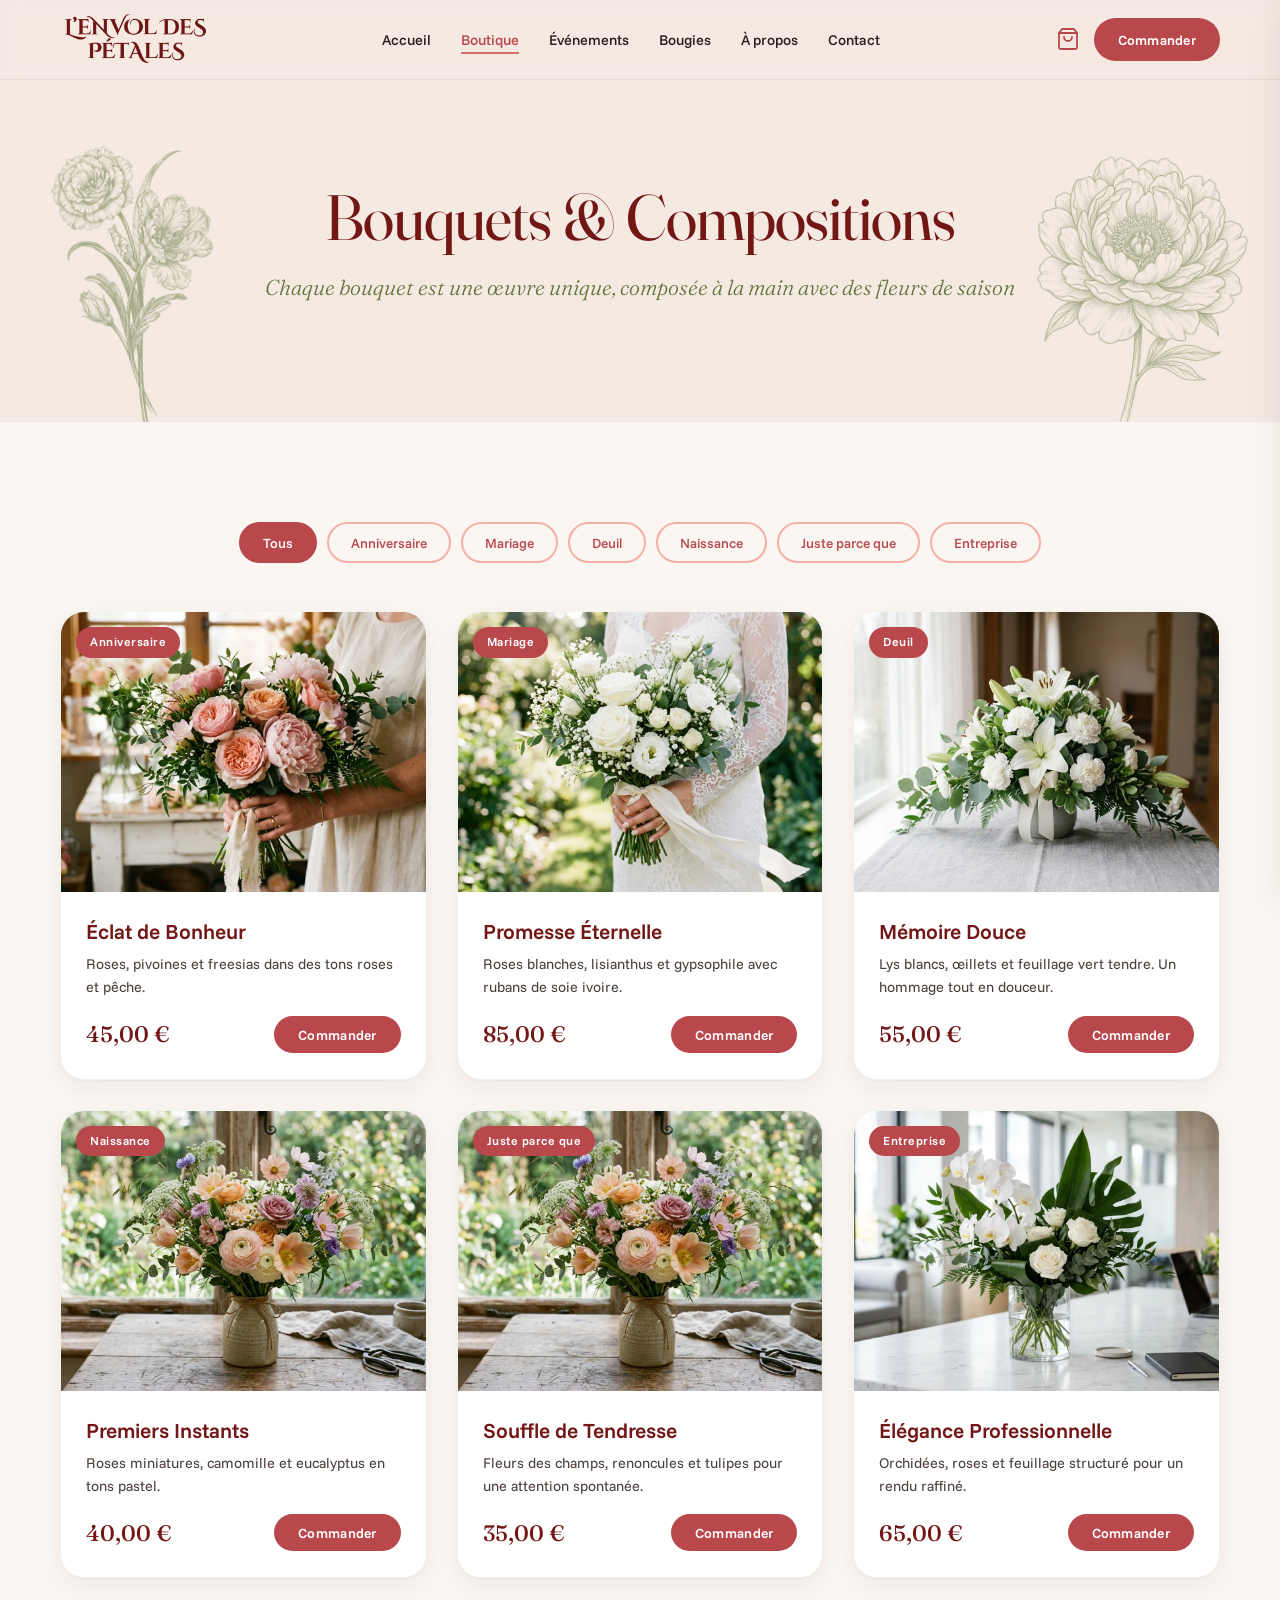
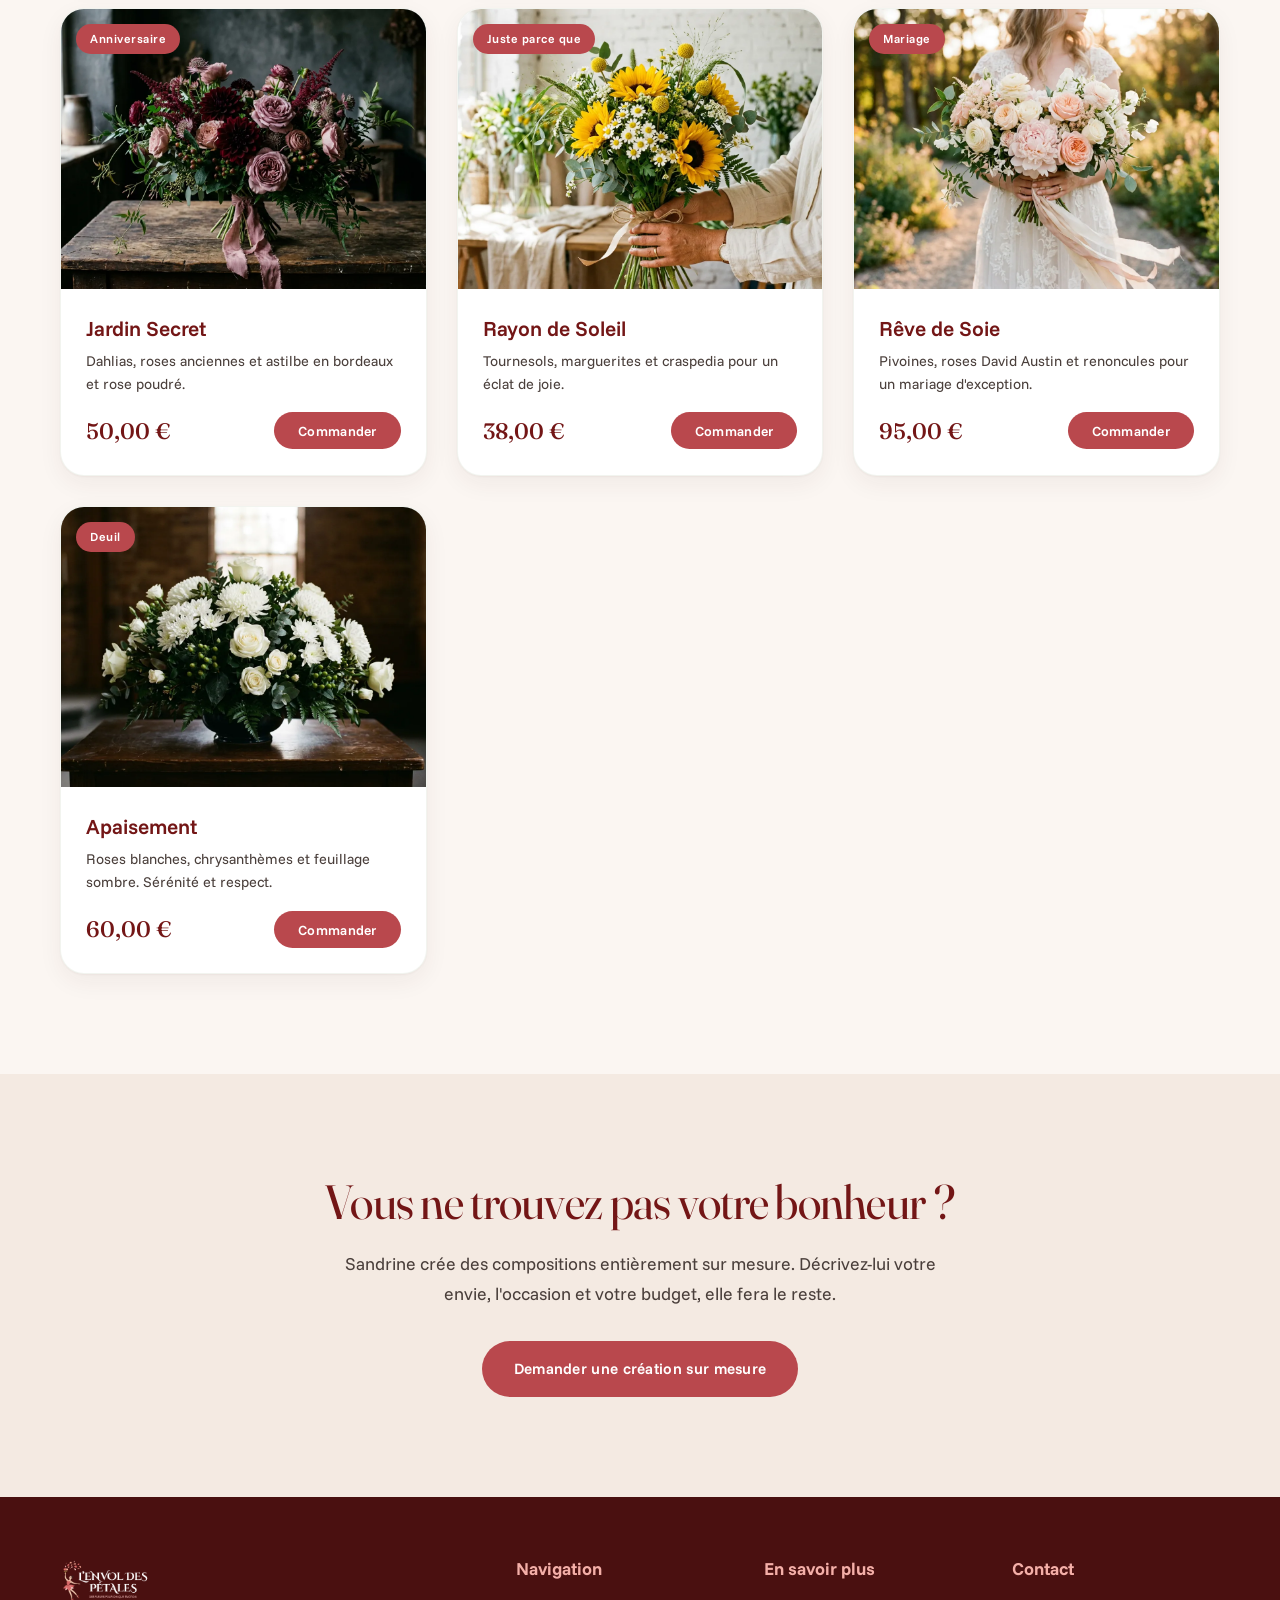
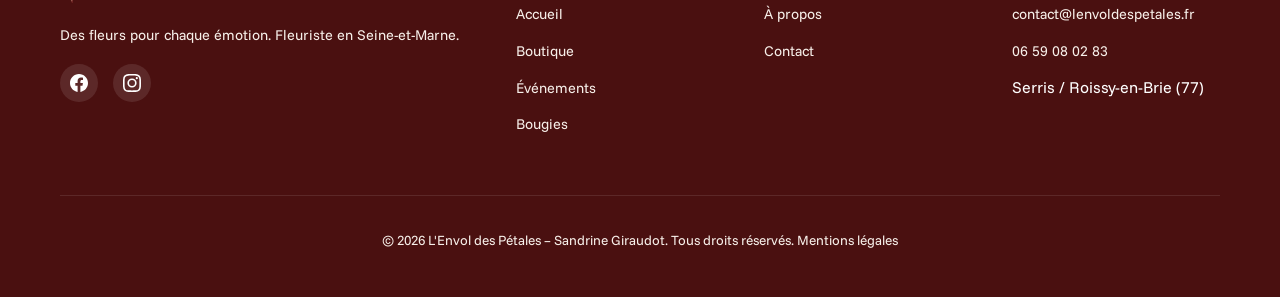
<file: boutique.html>
<!DOCTYPE html>
<html lang="fr">
<head>
    <meta charset="UTF-8">
    <meta name="viewport" content="width=device-width, initial-scale=1.0">
    <meta name="description" content="Boutique L'Envol des Pétales - Bouquets et compositions florales artisanales pour toutes les occasions. Livraison en Seine-et-Marne.">
    <title>Boutique - Bouquets & Compositions | L'Envol des Pétales</title>
    <link rel="stylesheet" href="assets/css/style.css">
    <link rel="icon" type="image/png" href="assets/images/favicon.png">
</head>
<body>

    <!-- HEADER -->
    <header class="header" id="header">
        <div class="header__inner">
            <a href="index.html" class="header__logo" aria-label="Accueil - L'Envol des Pétales">
                <img src="assets/images/logo-edp-texte-seul.webp" alt="L'Envol des Pétales" loading="lazy">
            </a>
            <nav class="nav" id="nav" aria-label="Navigation principale">
                <ul class="nav__list">
                    <li><a href="index.html" class="nav__link">Accueil</a></li>
                    <li><a href="boutique.html" class="nav__link active">Boutique</a></li>
                    <li><a href="evenements.html" class="nav__link">Événements</a></li>
                    <li><a href="bougies.html" class="nav__link">Bougies</a></li>
                    <li><a href="a-propos.html" class="nav__link">À propos</a></li>
                    <li><a href="contact.html" class="nav__link">Contact</a></li>
                </ul>
                <!-- Uniquement dans le menu mobile -->
                <div class="nav__mobile">
                    <a href="contact.html" class="btn btn--primary">Commander</a>
                    <p class="nav__contact"><a href="tel:+33659080283">06 59 08 02 83</a><a href="mailto:contact@lenvoldespetales.fr">contact@lenvoldespetales.fr</a></p>
                </div>
            </nav>
            <div class="nav__cta">
                <button class="cart-btn" id="cart-btn" aria-label="Voir le panier" title="Voir le panier">
                    <svg viewBox="0 0 24 24"><path d="M6 2L3 6v14a2 2 0 002 2h14a2 2 0 002-2V6l-3-4z"/><line x1="3" y1="6" x2="21" y2="6"/><path d="M16 10a4 4 0 01-8 0"/></svg>
                    <span class="cart-count empty" id="cart-count">0</span>
                </button>
                <a href="contact.html" class="btn btn--primary btn--small header__cta">Commander</a>
                <button class="burger" id="burger" aria-label="Ouvrir le menu" aria-expanded="false">
                    <span class="burger__line"></span>
                    <span class="burger__line"></span>
                    <span class="burger__line"></span>
                </button>
            </div>
        </div>
    </header>

    <!-- HERO PAGE -->
    <section class="hero-page">
        <div class="petals-container" aria-hidden="true">
            <div class="petal petal--saumon"></div><div class="petal petal--corail"></div><div class="petal petal--saumon"></div>
            <div class="petal petal--vert"></div><div class="petal petal--saumon"></div><div class="petal petal--corail"></div>
            <div class="petal petal--saumon"></div><div class="petal petal--vert"></div><div class="petal petal--saumon"></div>
            <div class="petal petal--corail"></div>
        </div>
        <div class="container">
            <h1 class="hero-page__title">Bouquets & Compositions</h1>
            <p class="hero-page__subtitle">Chaque bouquet est une œuvre unique, composée à la main avec des fleurs de saison</p>
        </div>
    </section>

    <!-- FILTRES & PRODUITS -->
    <section class="section section--alt">
        <div class="container">
            <!-- Filtres par occasion -->
            <div class="filters fade-in" id="filters" role="group" aria-label="Filtrer par occasion">
                <button class="filter-btn active" data-filter="tous">Tous</button>
                <button class="filter-btn" data-filter="anniversaire">Anniversaire</button>
                <button class="filter-btn" data-filter="mariage">Mariage</button>
                <button class="filter-btn" data-filter="deuil">Deuil</button>
                <button class="filter-btn" data-filter="naissance">Naissance</button>
                <button class="filter-btn" data-filter="juste-parce-que">Juste parce que</button>
                <button class="filter-btn" data-filter="entreprise">Entreprise</button>
            </div>

            <!-- Grille de produits -->
            <div class="products-grid" id="products-grid">

                <!-- Produit 1 -->
                <article class="product-card fade-in" data-category="anniversaire" data-id="1"
                    data-name="Éclat de Bonheur" data-price="45" data-badge="Anniversaire"
                    data-desc="Un bouquet lumineux de roses, pivoines et freesias dans des tons roses et pêche. Idéal pour célébrer un anniversaire avec éclat et tendresse."
                    data-gradient="placeholder-img--bouquets">
                    <div class="product-card__image">
                        <span class="product-card__badge">Anniversaire</span>
                        <img src="assets/images/eclat-bonheur.webp" alt="Bouquet Éclat de Bonheur" loading="lazy">
                    </div>
                    <div class="product-card__body">
                        <h3 class="product-card__title">Éclat de Bonheur</h3>
                        <p class="product-card__desc">Roses, pivoines et freesias dans des tons roses et pêche.</p>
                        <div class="product-card__footer">
                            <span class="product-card__price">45,00 &euro;</span>
                            <button class="btn btn--primary btn--small btn-add-cart" aria-label="Ajouter Éclat de Bonheur au panier">Commander</button>
                        </div>
                    </div>
                </article>

                <!-- Produit 2 -->
                <article class="product-card fade-in" data-category="mariage" data-id="2"
                    data-name="Promesse Éternelle" data-price="85" data-badge="Mariage"
                    data-desc="Composition élégante de roses blanches, lisianthus et gypsophile, ornée de rubans de soie ivoire. Le bouquet idéal pour accompagner vos vœux."
                    data-gradient="placeholder-img--mariage">
                    <div class="product-card__image">
                        <span class="product-card__badge">Mariage</span>
                        <img src="assets/images/promesse-eternelle.webp" alt="Bouquet Promesse Éternelle" loading="lazy">
                    </div>
                    <div class="product-card__body">
                        <h3 class="product-card__title">Promesse Éternelle</h3>
                        <p class="product-card__desc">Roses blanches, lisianthus et gypsophile avec rubans de soie ivoire.</p>
                        <div class="product-card__footer">
                            <span class="product-card__price">85,00 &euro;</span>
                            <button class="btn btn--primary btn--small btn-add-cart" aria-label="Ajouter Promesse Éternelle au panier">Commander</button>
                        </div>
                    </div>
                </article>

                <!-- Produit 3 -->
                <article class="product-card fade-in" data-category="deuil" data-id="3"
                    data-name="Mémoire Douce" data-price="55" data-badge="Deuil"
                    data-desc="Une composition sobre et délicate de lys blancs, œillets et feuillage vert tendre. Un hommage tout en douceur pour accompagner le souvenir."
                    data-gradient="placeholder-img--deuil">
                    <div class="product-card__image">
                        <span class="product-card__badge">Deuil</span>
                        <img src="assets/images/memoire-douce.webp" alt="Bouquet Mémoire Douce" loading="lazy">
                    </div>
                    <div class="product-card__body">
                        <h3 class="product-card__title">Mémoire Douce</h3>
                        <p class="product-card__desc">Lys blancs, œillets et feuillage vert tendre. Un hommage tout en douceur.</p>
                        <div class="product-card__footer">
                            <span class="product-card__price">55,00 &euro;</span>
                            <button class="btn btn--primary btn--small btn-add-cart" aria-label="Ajouter Mémoire Douce au panier">Commander</button>
                        </div>
                    </div>
                </article>

                <!-- Produit 4 -->
                <article class="product-card fade-in" data-category="naissance" data-id="4"
                    data-name="Premiers Instants" data-price="40" data-badge="Naissance"
                    data-desc="Bouquet tout en douceur de roses miniatures, camomille et eucalyptus. Couleurs pastel délicates pour célébrer l'arrivée d'un tout-petit."
                    data-gradient="placeholder-img--naissance">
                    <div class="product-card__image">
                        <span class="product-card__badge">Naissance</span>
                        <img src="assets/images/souffle-de-tendresse.webp" alt="Bouquet Premiers Instants" loading="lazy">
                    </div>
                    <div class="product-card__body">
                        <h3 class="product-card__title">Premiers Instants</h3>
                        <p class="product-card__desc">Roses miniatures, camomille et eucalyptus en tons pastel.</p>
                        <div class="product-card__footer">
                            <span class="product-card__price">40,00 &euro;</span>
                            <button class="btn btn--primary btn--small btn-add-cart" aria-label="Ajouter Premiers Instants au panier">Commander</button>
                        </div>
                    </div>
                </article>

                <!-- Produit 5 -->
                <article class="product-card fade-in" data-category="juste-parce-que" data-id="5"
                    data-name="Souffle de Tendresse" data-price="35" data-badge="Juste parce que"
                    data-desc="Un bouquet spontané et joyeux de fleurs des champs, renoncules et tulipes. Parce que les plus belles attentions n'ont pas besoin d'occasion."
                    data-gradient="placeholder-img--bouquets">
                    <div class="product-card__image">
                        <span class="product-card__badge">Juste parce que</span>
                        <img src="assets/images/souffle-de-tendresse.webp" alt="Bouquet Souffle de Tendresse" loading="lazy">
                    </div>
                    <div class="product-card__body">
                        <h3 class="product-card__title">Souffle de Tendresse</h3>
                        <p class="product-card__desc">Fleurs des champs, renoncules et tulipes pour une attention spontanée.</p>
                        <div class="product-card__footer">
                            <span class="product-card__price">35,00 &euro;</span>
                            <button class="btn btn--primary btn--small btn-add-cart" aria-label="Ajouter Souffle de Tendresse au panier">Commander</button>
                        </div>
                    </div>
                </article>

                <!-- Produit 6 -->
                <article class="product-card fade-in" data-category="entreprise" data-id="6"
                    data-name="Élégance Professionnelle" data-price="65" data-badge="Entreprise"
                    data-desc="Arrangement raffiné d'orchidées, roses et feuillage structuré. Parfait pour l'accueil de vos bureaux, un événement d'entreprise ou remercier un collaborateur."
                    data-gradient="placeholder-img--evenements">
                    <div class="product-card__image">
                        <span class="product-card__badge">Entreprise</span>
                        <img src="assets/images/elegance-professionnelle.webp" alt="Composition Élégance Professionnelle" loading="lazy">
                    </div>
                    <div class="product-card__body">
                        <h3 class="product-card__title">Élégance Professionnelle</h3>
                        <p class="product-card__desc">Orchidées, roses et feuillage structuré pour un rendu raffiné.</p>
                        <div class="product-card__footer">
                            <span class="product-card__price">65,00 &euro;</span>
                            <button class="btn btn--primary btn--small btn-add-cart" aria-label="Ajouter Élégance Professionnelle au panier">Commander</button>
                        </div>
                    </div>
                </article>

                <!-- Produit 7 -->
                <article class="product-card fade-in" data-category="anniversaire" data-id="7"
                    data-name="Jardin Secret" data-price="50" data-badge="Anniversaire"
                    data-desc="Un bouquet généreux de dahlias, roses anciennes et astilbe dans des teintes bordeaux et rose poudré. Une ode à la beauté des jardins d'antan."
                    data-gradient="placeholder-img--bougies">
                    <div class="product-card__image">
                        <span class="product-card__badge">Anniversaire</span>
                        <img src="assets/images/jardin-secret.webp" alt="Bouquet Jardin Secret" loading="lazy">
                    </div>
                    <div class="product-card__body">
                        <h3 class="product-card__title">Jardin Secret</h3>
                        <p class="product-card__desc">Dahlias, roses anciennes et astilbe en bordeaux et rose poudré.</p>
                        <div class="product-card__footer">
                            <span class="product-card__price">50,00 &euro;</span>
                            <button class="btn btn--primary btn--small btn-add-cart" aria-label="Ajouter Jardin Secret au panier">Commander</button>
                        </div>
                    </div>
                </article>

                <!-- Produit 8 -->
                <article class="product-card fade-in" data-category="juste-parce-que" data-id="8"
                    data-name="Rayon de Soleil" data-price="38" data-badge="Juste parce que"
                    data-desc="Un éclat de joie composé de tournesols, marguerites et craspedia. Ce bouquet lumineux apporte instantanément bonne humeur et chaleur."
                    data-gradient="placeholder-img--evenements">
                    <div class="product-card__image">
                        <span class="product-card__badge">Juste parce que</span>
                        <img src="assets/images/rayon-de-soleil.webp" alt="Bouquet Rayon de Soleil" loading="lazy">
                    </div>
                    <div class="product-card__body">
                        <h3 class="product-card__title">Rayon de Soleil</h3>
                        <p class="product-card__desc">Tournesols, marguerites et craspedia pour un éclat de joie.</p>
                        <div class="product-card__footer">
                            <span class="product-card__price">38,00 &euro;</span>
                            <button class="btn btn--primary btn--small btn-add-cart" aria-label="Ajouter Rayon de Soleil au panier">Commander</button>
                        </div>
                    </div>
                </article>

                <!-- Produit 9 -->
                <article class="product-card fade-in" data-category="mariage" data-id="9"
                    data-name="Rêve de Soie" data-price="95" data-badge="Mariage"
                    data-desc="Composition luxuriante de pivoines, roses David Austin et renoncules. Un bouquet de mariée d'exception qui incarne l'élégance et le romantisme."
                    data-gradient="placeholder-img--mariage">
                    <div class="product-card__image">
                        <span class="product-card__badge">Mariage</span>
                        <img src="assets/images/reve-de-soie.webp" alt="Bouquet Rêve de Soie" loading="lazy">
                    </div>
                    <div class="product-card__body">
                        <h3 class="product-card__title">Rêve de Soie</h3>
                        <p class="product-card__desc">Pivoines, roses David Austin et renoncules pour un mariage d'exception.</p>
                        <div class="product-card__footer">
                            <span class="product-card__price">95,00 &euro;</span>
                            <button class="btn btn--primary btn--small btn-add-cart" aria-label="Ajouter Rêve de Soie au panier">Commander</button>
                        </div>
                    </div>
                </article>

                <!-- Produit 10 -->
                <article class="product-card fade-in" data-category="deuil" data-id="10"
                    data-name="Apaisement" data-price="60" data-badge="Deuil"
                    data-desc="Gerbe délicate de roses blanches et vertes, chrysanthèmes et feuillage sombre. Un dernier hommage plein de sérénité et de respect."
                    data-gradient="placeholder-img--deuil">
                    <div class="product-card__image">
                        <span class="product-card__badge">Deuil</span>
                        <img src="assets/images/apaisement.webp" alt="Gerbe Apaisement" loading="lazy">
                    </div>
                    <div class="product-card__body">
                        <h3 class="product-card__title">Apaisement</h3>
                        <p class="product-card__desc">Roses blanches, chrysanthèmes et feuillage sombre. Sérénité et respect.</p>
                        <div class="product-card__footer">
                            <span class="product-card__price">60,00 &euro;</span>
                            <button class="btn btn--primary btn--small btn-add-cart" aria-label="Ajouter Apaisement au panier">Commander</button>
                        </div>
                    </div>
                </article>

            </div>
        </div>
    </section>

    <!-- BANDEAU SUR MESURE -->
    <section class="section" style="text-align:center;">
        <div class="container fade-in">
            <h2>Vous ne trouvez pas votre bonheur ?</h2>
            <span class="decorative-line"></span>
            <p style="max-width:600px;margin:1.25rem auto 2rem;font-size:1.1rem;">
                Sandrine crée des compositions entièrement sur mesure. Décrivez-lui votre envie, l'occasion et votre budget, elle fera le reste.
            </p>
            <a href="contact.html" class="btn btn--primary">Demander une création sur mesure</a>
        </div>
    </section>

    <!-- MODAL PRODUIT -->
    <div class="modal-overlay" id="product-modal" role="dialog" aria-modal="true" aria-labelledby="modal-title">
        <div class="modal">
            <button class="modal__close" id="modal-close" aria-label="Fermer">&times;</button>
            <div class="modal__image" id="modal-image">
                <div class="placeholder-img" id="modal-placeholder"></div>
            </div>
            <div class="modal__body">
                <h3 class="modal__title" id="modal-title"></h3>
                <span class="modal__badge" id="modal-badge"></span>
                <p class="modal__desc" id="modal-desc"></p>
                <p class="modal__price" id="modal-price"></p>
                <div class="modal__actions">
                    <button class="btn btn--primary" id="modal-add-cart">Ajouter au panier</button>
                    <a href="contact.html" class="btn btn--secondary">Commander sur mesure</a>
                </div>
            </div>
        </div>
    </div>

    <!-- FOOTER -->
    <footer class="footer">
        <div class="container">
            <div class="footer__grid">
                <div class="footer__brand">
                    <img src="assets/images/logo-edp-paysage-blanc.webp" alt="L'Envol des Pétales">
                    <p>Des fleurs pour chaque émotion. Fleuriste en Seine-et-Marne.</p>
                    <div class="social-links mt-1">
                        <a href="https://www.facebook.com/LENVOLDESPETALES" class="social-link" aria-label="Facebook" target="_blank" rel="noopener"><svg width="18" height="18" viewBox="0 0 24 24" fill="currentColor"><path d="M24 12.073c0-6.627-5.373-12-12-12s-12 5.373-12 12c0 5.99 4.388 10.954 10.125 11.854v-8.385H7.078v-3.47h3.047V9.43c0-3.007 1.792-4.669 4.533-4.669 1.312 0 2.686.235 2.686.235v2.953H15.83c-1.491 0-1.956.925-1.956 1.874v2.25h3.328l-.532 3.47h-2.796v8.385C19.612 23.027 24 18.062 24 12.073z"/></svg></a>
                        <a href="https://www.instagram.com/lenvoldespetales/" class="social-link" aria-label="Instagram" target="_blank" rel="noopener"><svg width="18" height="18" viewBox="0 0 24 24" fill="currentColor"><path d="M12 2.163c3.204 0 3.584.012 4.85.07 3.252.148 4.771 1.691 4.919 4.919.058 1.265.069 1.645.069 4.849 0 3.205-.012 3.584-.069 4.849-.149 3.225-1.664 4.771-4.919 4.919-1.266.058-1.644.07-4.85.07-3.204 0-3.584-.012-4.849-.07-3.26-.149-4.771-1.699-4.919-4.92-.058-1.265-.07-1.644-.07-4.849 0-3.204.013-3.583.07-4.849.149-3.227 1.664-4.771 4.919-4.919 1.266-.057 1.645-.069 4.849-.069zM12 0C8.741 0 8.333.014 7.053.072 2.695.272.273 2.69.073 7.052.014 8.333 0 8.741 0 12c0 3.259.014 3.668.072 4.948.2 4.358 2.618 6.78 6.98 6.98C8.333 23.986 8.741 24 12 24c3.259 0 3.668-.014 4.948-.072 4.354-.2 6.782-2.618 6.979-6.98.059-1.28.073-1.689.073-4.948 0-3.259-.014-3.667-.072-4.947-.196-4.354-2.617-6.78-6.979-6.98C15.668.014 15.259 0 12 0zm0 5.838a6.162 6.162 0 100 12.324 6.162 6.162 0 000-12.324zM12 16a4 4 0 110-8 4 4 0 010 8zm6.406-11.845a1.44 1.44 0 100 2.881 1.44 1.44 0 000-2.881z"/></svg></a>
                    </div>
                </div>
                <div>
                    <h4>Navigation</h4>
                    <ul class="footer__links">
                        <li><a href="index.html">Accueil</a></li>
                        <li><a href="boutique.html">Boutique</a></li>
                        <li><a href="evenements.html">Événements</a></li>
                        <li><a href="bougies.html">Bougies</a></li>
                    </ul>
                </div>
                <div>
                    <h4>En savoir plus</h4>
                    <ul class="footer__links">
                        <li><a href="a-propos.html">À propos</a></li>
                        <li><a href="contact.html">Contact</a></li>
                    </ul>
                </div>
                <div>
                    <h4>Contact</h4>
                    <ul class="footer__links">
                        <li><a href="mailto:contact@lenvoldespetales.fr">contact@lenvoldespetales.fr</a></li>
                        <li><a href="tel:+33659080283">06 59 08 02 83</a></li>
                        <li>Serris / Roissy-en-Brie (77)</li>
                    </ul>
                </div>
            </div>
            <div class="footer__bottom">
                <p>&copy; 2026 L'Envol des P&eacute;tales &ndash; Sandrine Giraudot. Tous droits r&eacute;serv&eacute;s. <a href="mentions-legales.html">Mentions l&eacute;gales</a></p>
            </div>
        </div>
    </footer>

    <!-- Panier -->
    <div class="cart-overlay" id="cart-overlay"></div>
    <aside class="cart-drawer" id="cart-drawer" aria-label="Panier">
        <div class="cart-drawer__header">
            <h3>Votre panier</h3>
            <button class="cart-drawer__close" id="cart-close" aria-label="Fermer le panier">&times;</button>
        </div>
        <div class="cart-drawer__items" id="cart-items">
            <div class="cart-empty" id="cart-empty">
                <p>Votre panier est vide</p>
            </div>
        </div>
        <div class="cart-drawer__footer" id="cart-footer" style="display:none;">
            <div class="cart-drawer__total">
                <span>Total</span>
                <span id="cart-total">0,00 &euro;</span>
            </div>
            <a href="contact.html" class="btn btn--primary">Finaliser la commande</a>
            <p class="cart-drawer__note">La commande sera finalisée par message avec Sandrine</p>
        </div>
    </aside>

    <!-- Scripts -->
    <script src="assets/js/panier.js"></script>
    <script src="assets/js/boutique.js"></script>
    <script src="assets/js/main.js"></script>
</body>
</html>
</file>
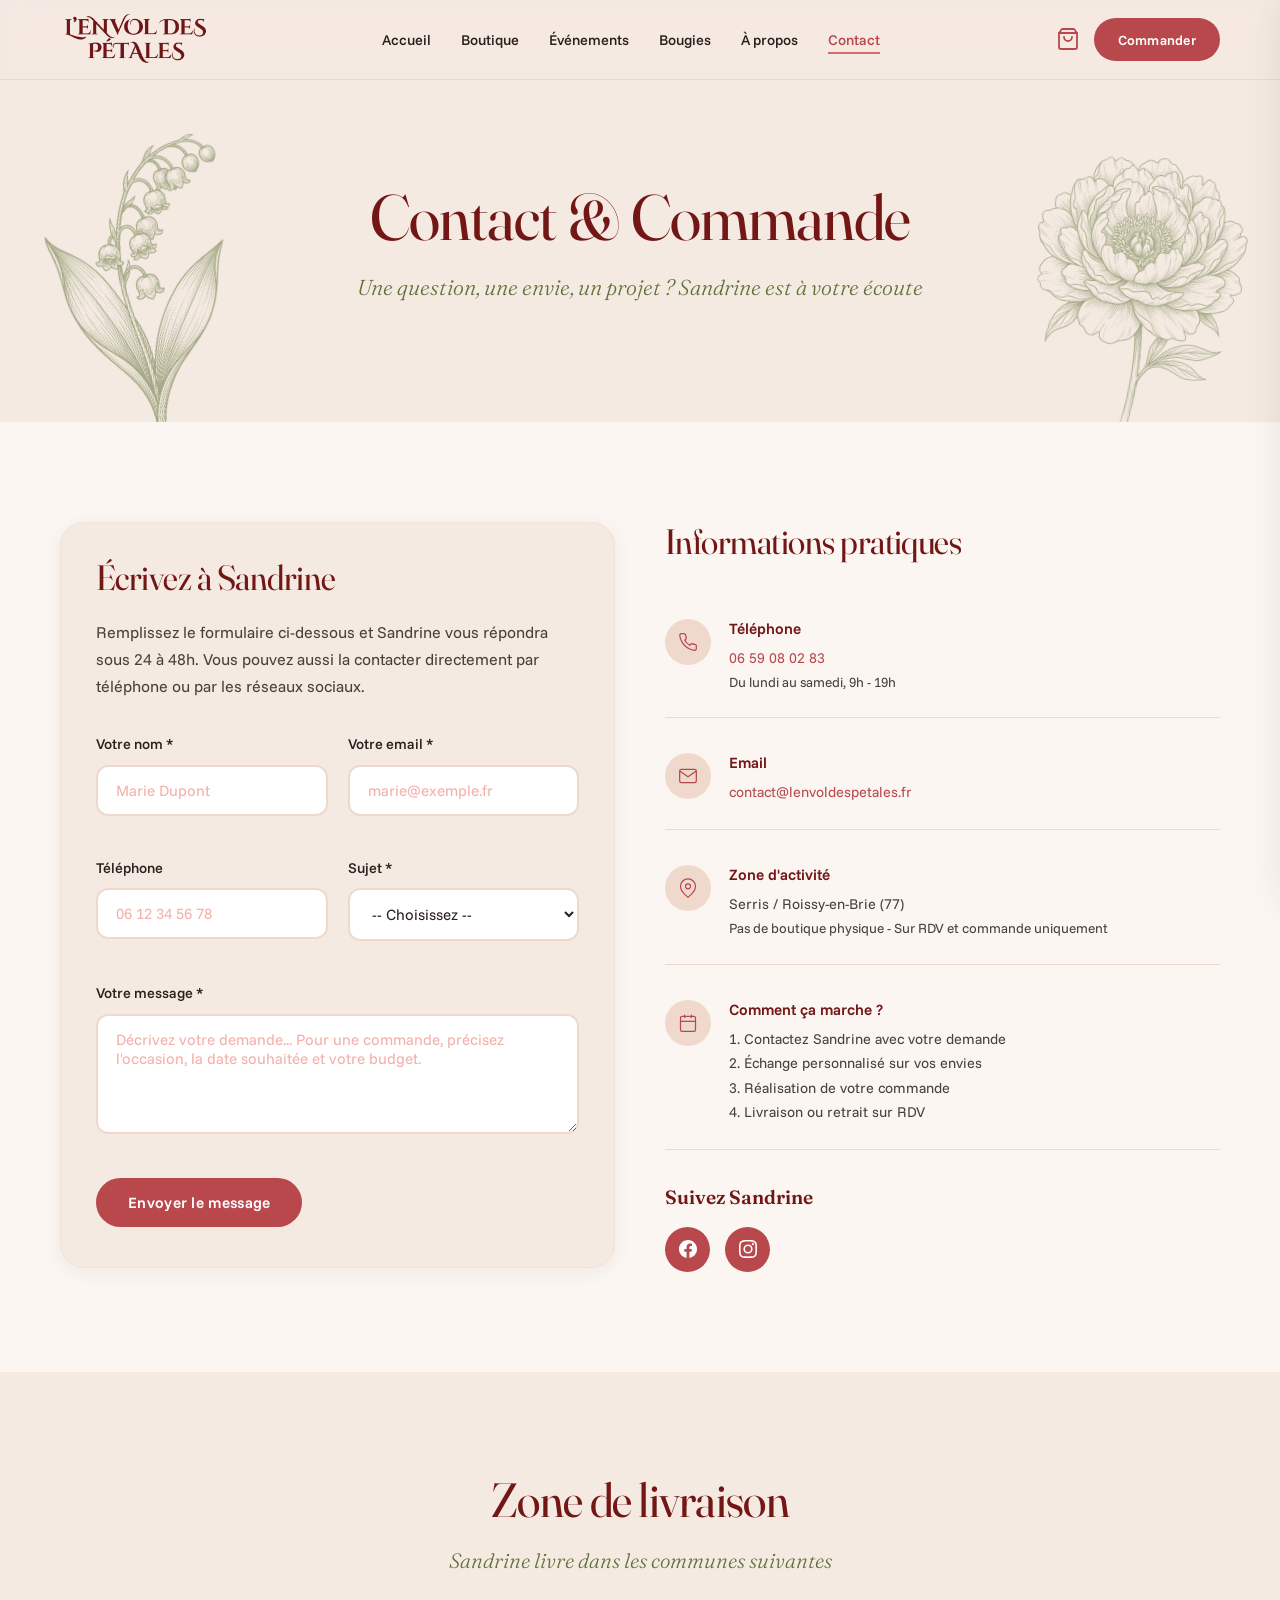
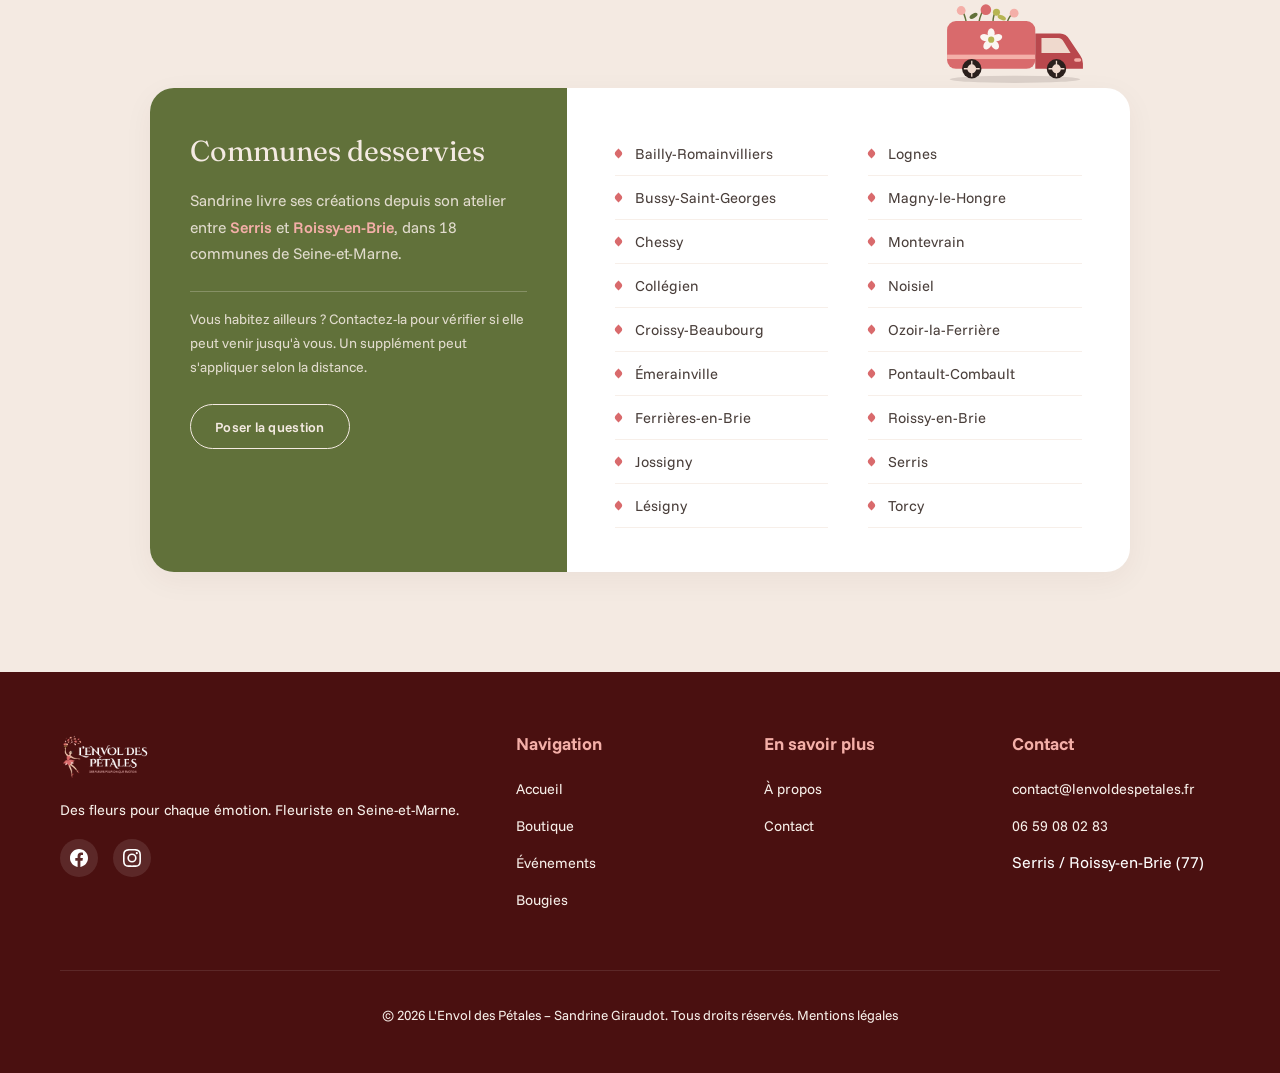
<file: contact.html>
<!DOCTYPE html>
<html lang="fr">
<head>
    <meta charset="UTF-8">
    <meta name="viewport" content="width=device-width, initial-scale=1.0">
    <meta name="description" content="Contactez Sandrine de L'Envol des Pétales pour commander un bouquet, demander un devis ou poser une question. Livraison en Seine-et-Marne.">
    <title>Contact & Commande sur mesure | L'Envol des Pétales</title>
    <link rel="stylesheet" href="assets/css/style.css">
    <link rel="icon" type="image/png" href="assets/images/favicon.png">
</head>
<body>

    <!-- HEADER -->
    <header class="header" id="header">
        <div class="header__inner">
            <a href="index.html" class="header__logo" aria-label="Accueil">
                <img src="assets/images/logo-edp-texte-seul.webp" alt="L'Envol des Pétales" loading="lazy">
            </a>
            <nav class="nav" id="nav" aria-label="Navigation principale">
                <ul class="nav__list">
                    <li><a href="index.html" class="nav__link">Accueil</a></li>
                    <li><a href="boutique.html" class="nav__link">Boutique</a></li>
                    <li><a href="evenements.html" class="nav__link">Événements</a></li>
                    <li><a href="bougies.html" class="nav__link">Bougies</a></li>
                    <li><a href="a-propos.html" class="nav__link">À propos</a></li>
                    <li><a href="contact.html" class="nav__link active">Contact</a></li>
                </ul>
                <!-- Uniquement dans le menu mobile -->
                <div class="nav__mobile">
                    <a href="contact.html" class="btn btn--primary">Commander</a>
                    <p class="nav__contact"><a href="tel:+33659080283">06 59 08 02 83</a><a href="mailto:contact@lenvoldespetales.fr">contact@lenvoldespetales.fr</a></p>
                </div>
            </nav>
            <div class="nav__cta">
                <button class="cart-btn" id="cart-btn" aria-label="Voir le panier" title="Voir le panier">
                    <svg viewBox="0 0 24 24"><path d="M6 2L3 6v14a2 2 0 002 2h14a2 2 0 002-2V6l-3-4z"/><line x1="3" y1="6" x2="21" y2="6"/><path d="M16 10a4 4 0 01-8 0"/></svg>
                    <span class="cart-count empty" id="cart-count">0</span>
                </button>
                <a href="contact.html" class="btn btn--primary btn--small header__cta">Commander</a>
                <button class="burger" id="burger" aria-label="Ouvrir le menu" aria-expanded="false">
                    <span class="burger__line"></span>
                    <span class="burger__line"></span>
                    <span class="burger__line"></span>
                </button>
            </div>
        </div>
    </header>

    <!-- HERO -->
    <section class="hero-page hero-page--contact">
        <div class="petals-container" aria-hidden="true">
            <div class="petal petal--saumon"></div><div class="petal petal--corail"></div><div class="petal petal--saumon"></div>
            <div class="petal petal--vert"></div><div class="petal petal--saumon"></div><div class="petal petal--corail"></div>
            <div class="petal petal--saumon"></div><div class="petal petal--vert"></div><div class="petal petal--saumon"></div>
            <div class="petal petal--corail"></div>
        </div>
        <div class="container">
            <h1 class="hero-page__title">Contact & Commande</h1>
            <p class="hero-page__subtitle">Une question, une envie, un projet ? Sandrine est à votre écoute</p>
        </div>
    </section>

    <!-- CONTACT -->
    <section class="section section--alt">
        <div class="container">
            <div class="contact-grid">
                <!-- Colonne formulaire -->
                <div class="fade-in">
                  <div class="contact-form-card">
                    <h2 style="margin-bottom:0.5rem;">Écrivez à Sandrine</h2>
                    <span class="decorative-line" style="margin-left:0;"></span>
                    <p style="margin-bottom:2rem;">
                        Remplissez le formulaire ci-dessous et Sandrine vous répondra sous 24 à 48h.
                        Vous pouvez aussi la contacter directement par téléphone ou par les réseaux sociaux.
                    </p>

                    <form id="form-contact" novalidate>
                        <div class="form-grid">
                            <div class="form-group">
                                <label for="contact-nom">Votre nom *</label>
                                <input type="text" id="contact-nom" name="nom" required placeholder="Marie Dupont">
                                <p class="form-error" id="error-contact-nom">Merci de renseigner votre nom</p>
                            </div>
                            <div class="form-group">
                                <label for="contact-email">Votre email *</label>
                                <input type="email" id="contact-email" name="email" required placeholder="marie@exemple.fr">
                                <p class="form-error" id="error-contact-email">Merci de renseigner un email valide</p>
                            </div>
                            <div class="form-group">
                                <label for="contact-tel">Téléphone</label>
                                <input type="tel" id="contact-tel" name="tel" placeholder="06 12 34 56 78">
                            </div>
                            <div class="form-group">
                                <label for="contact-sujet">Sujet *</label>
                                <select id="contact-sujet" name="sujet" required>
                                    <option value="">-- Choisissez --</option>
                                    <option value="commande">Commander un bouquet</option>
                                    <option value="devis">Demande de devis événement</option>
                                    <option value="bougies">Question sur les bougies</option>
                                    <option value="information">Demande d'information</option>
                                    <option value="autre">Autre</option>
                                </select>
                                <p class="form-error" id="error-contact-sujet">Merci de choisir un sujet</p>
                            </div>
                            <div class="form-group form-group--full">
                                <label for="contact-message">Votre message *</label>
                                <textarea id="contact-message" name="message" required placeholder="Décrivez votre demande... Pour une commande, précisez l'occasion, la date souhaitée et votre budget."></textarea>
                                <p class="form-error" id="error-contact-message">Merci d'écrire votre message</p>
                            </div>
                        </div>
                        <div style="margin-top:1rem;">
                            <button type="submit" class="btn btn--primary">Envoyer le message</button>
                        </div>
                    </form>

                    <div class="form-success" id="form-success-contact">
                        <h3>Message envoyé !</h3>
                        <p>Merci pour votre message. Sandrine le lira avec attention et vous répondra dans les meilleurs délais. À bientôt !</p>
                    </div>
                  </div>
                </div>

                <!-- Colonne infos -->
                <div class="fade-in">
                    <!-- Infos pratiques -->
                    <h2 style="margin-bottom:0.5rem;">Informations pratiques</h2>
                    <span class="decorative-line" style="margin-left:0;margin-bottom:3.5rem;display:block;"></span>

                    <div class="contact-info__item">
                        <div class="contact-info__icon" aria-hidden="true">
                            <svg width="20" height="20" viewBox="0 0 24 24" fill="none" stroke="#B9484D" stroke-width="1.5"><path d="M22 16.92v3a2 2 0 01-2.18 2 19.79 19.79 0 01-8.63-3.07 19.5 19.5 0 01-6-6 19.79 19.79 0 01-3.07-8.67A2 2 0 014.11 2h3a2 2 0 012 1.72 12.84 12.84 0 00.7 2.81 2 2 0 01-.45 2.11L8.09 9.91a16 16 0 006 6l1.27-1.27a2 2 0 012.11-.45 12.84 12.84 0 002.81.7A2 2 0 0122 16.92z"/></svg>
                        </div>
                        <div class="contact-info__text">
                            <h4>Téléphone</h4>
                            <p><a href="tel:+33659080283">06 59 08 02 83</a></p>
                            <p style="font-size:0.85rem;color:var(--gris-texte);">Du lundi au samedi, 9h - 19h</p>
                        </div>
                    </div>

                    <div class="contact-info__item">
                        <div class="contact-info__icon" aria-hidden="true">
                            <svg width="20" height="20" viewBox="0 0 24 24" fill="none" stroke="#B9484D" stroke-width="1.5"><path d="M4 4h16c1.1 0 2 .9 2 2v12c0 1.1-.9 2-2 2H4c-1.1 0-2-.9-2-2V6c0-1.1.9-2 2-2z"/><polyline points="22,6 12,13 2,6"/></svg>
                        </div>
                        <div class="contact-info__text">
                            <h4>Email</h4>
                            <p><a href="mailto:contact@lenvoldespetales.fr">contact@lenvoldespetales.fr</a></p>
                        </div>
                    </div>

                    <div class="contact-info__item">
                        <div class="contact-info__icon" aria-hidden="true">
                            <svg width="20" height="20" viewBox="0 0 24 24" fill="none" stroke="#B9484D" stroke-width="1.5"><path d="M21 10c0 7-9 13-9 13s-9-6-9-13a9 9 0 0118 0z"/><circle cx="12" cy="10" r="3"/></svg>
                        </div>
                        <div class="contact-info__text">
                            <h4>Zone d'activité</h4>
                            <p>Serris / Roissy-en-Brie (77)</p>
                            <p style="font-size:0.85rem;color:var(--gris-texte);">Pas de boutique physique - Sur RDV et commande uniquement</p>
                        </div>
                    </div>

                    <div class="contact-info__item">
                        <div class="contact-info__icon" aria-hidden="true">
                            <svg width="20" height="20" viewBox="0 0 24 24" fill="none" stroke="#B9484D" stroke-width="1.5"><rect x="3" y="4" width="18" height="18" rx="2" ry="2"/><line x1="16" y1="2" x2="16" y2="6"/><line x1="8" y1="2" x2="8" y2="6"/><line x1="3" y1="10" x2="21" y2="10"/></svg>
                        </div>
                        <div class="contact-info__text">
                            <h4>Comment ça marche ?</h4>
                            <p style="font-size:0.9rem;">1. Contactez Sandrine avec votre demande<br>
                            2. Échange personnalisé sur vos envies<br>
                            3. Réalisation de votre commande<br>
                            4. Livraison ou retrait sur RDV</p>
                        </div>
                    </div>

                    <!-- Réseaux sociaux -->
                    <h4 style="margin-top:2rem;margin-bottom:1rem;color:var(--bordeaux);font-family:var(--font-titre);font-size:1.2rem;">Suivez Sandrine</h4>
                    <div class="social-links">
                        <a href="https://www.facebook.com/LENVOLDESPETALES" class="social-link" aria-label="Facebook" title="Facebook" target="_blank" rel="noopener">
                            <svg width="18" height="18" viewBox="0 0 24 24" fill="currentColor"><path d="M24 12.073c0-6.627-5.373-12-12-12s-12 5.373-12 12c0 5.99 4.388 10.954 10.125 11.854v-8.385H7.078v-3.47h3.047V9.43c0-3.007 1.792-4.669 4.533-4.669 1.312 0 2.686.235 2.686.235v2.953H15.83c-1.491 0-1.956.925-1.956 1.874v2.25h3.328l-.532 3.47h-2.796v8.385C19.612 23.027 24 18.062 24 12.073z"/></svg>
                        </a>
                        <a href="https://www.instagram.com/lenvoldespetales/" class="social-link" aria-label="Instagram" title="Instagram" target="_blank" rel="noopener">
                            <svg width="18" height="18" viewBox="0 0 24 24" fill="currentColor"><path d="M12 2.163c3.204 0 3.584.012 4.85.07 3.252.148 4.771 1.691 4.919 4.919.058 1.265.069 1.645.069 4.849 0 3.205-.012 3.584-.069 4.849-.149 3.225-1.664 4.771-4.919 4.919-1.266.058-1.644.07-4.85.07-3.204 0-3.584-.012-4.849-.07-3.26-.149-4.771-1.699-4.919-4.92-.058-1.265-.07-1.644-.07-4.849 0-3.204.013-3.583.07-4.849.149-3.227 1.664-4.771 4.919-4.919 1.266-.057 1.645-.069 4.849-.069zM12 0C8.741 0 8.333.014 7.053.072 2.695.272.273 2.69.073 7.052.014 8.333 0 8.741 0 12c0 3.259.014 3.668.072 4.948.2 4.358 2.618 6.78 6.98 6.98C8.333 23.986 8.741 24 12 24c3.259 0 3.668-.014 4.948-.072 4.354-.2 6.782-2.618 6.979-6.98.059-1.28.073-1.689.073-4.948 0-3.259-.014-3.667-.072-4.947-.196-4.354-2.617-6.78-6.979-6.98C15.668.014 15.259 0 12 0zm0 5.838a6.162 6.162 0 100 12.324 6.162 6.162 0 000-12.324zM12 16a4 4 0 110-8 4 4 0 010 8zm6.406-11.845a1.44 1.44 0 100 2.881 1.44 1.44 0 000-2.881z"/></svg>
                        </a>
                    </div>
                </div>
            </div>
        </div>
    </section>

    <!-- ZONE DE LIVRAISON -->
    <section class="section delivery-section" id="livraison">
        <div class="container">
            <h2 class="section-title fade-in">Zone de livraison</h2>
            <p class="section-subtitle fade-in">Sandrine livre dans les communes suivantes</p>
            <span class="decorative-line fade-in"></span>

            <div class="delivery-zone fade-in">
                <!-- Camionnette qui arrive et se gare -->
                <div class="van" aria-hidden="true">
                    <svg viewBox="0 0 170 90" width="170" height="90" xmlns="http://www.w3.org/2000/svg">
                        <ellipse cx="85" cy="82" rx="74" ry="4" fill="#2A1F1C" opacity=".12"/>
                        <!-- fleurs qui dépassent -->
                        <g class="van__fleurs">
                            <path d="M30 18 Q28 8 24 2M44 18 Q46 6 52 0M60 18 Q60 9 64 4M76 18 Q78 10 84 6" stroke="#61713A" stroke-width="1.6" fill="none" stroke-linecap="round"/>
                            <circle cx="24" cy="4" r="5" fill="#F4AFA8"/><circle cx="52" cy="3" r="6" fill="#D96A6C"/>
                            <circle cx="64" cy="6" r="4" fill="#B6B552"/><circle cx="84" cy="7" r="5" fill="#F4AFA8"/>
                            <ellipse cx="38" cy="10" rx="5" ry="2.5" fill="#61713A" transform="rotate(-30 38 10)"/>
                            <ellipse cx="70" cy="12" rx="5" ry="2.5" fill="#B6B552" transform="rotate(25 70 12)"/>
                        </g>
                        <!-- caisse -->
                        <rect x="8" y="16" width="100" height="54" rx="10" fill="#D96A6C"/>
                        <rect x="8" y="54" width="100" height="5" fill="#F4AFA8"/>
                        <g fill="#FBF6F2" transform="translate(58 37)"><ellipse cy="-7" rx="4" ry="6" transform="rotate(0)"/><ellipse cy="-7" rx="4" ry="6" transform="rotate(72)"/><ellipse cy="-7" rx="4" ry="6" transform="rotate(144)"/><ellipse cy="-7" rx="4" ry="6" transform="rotate(216)"/><ellipse cy="-7" rx="4" ry="6" transform="rotate(288)"/><circle r="3.5" fill="#B6B552"/></g>
                        <!-- cabine -->
                        <path d="M108 30h28q7 0 11 7l12 18q3 4 3 9v6h-54z" fill="#B9484D"/>
                        <path d="M115 35h19q4 0 6 4l8 13h-33z" fill="#EFD9CD"/>
                        <rect x="152" y="58" width="8" height="4" rx="2" fill="#F4AFA8"/>
                        <g class="van__roue"><circle cx="36" cy="70" r="11" fill="#2A1F1C"/><circle cx="36" cy="70" r="5" fill="#EFD9CD"/><path d="M36 61v18M27 70h18" stroke="#EFD9CD" stroke-width="1.5"/></g>
                        <g class="van__roue"><circle cx="132" cy="70" r="11" fill="#2A1F1C"/><circle cx="132" cy="70" r="5" fill="#EFD9CD"/><path d="M132 61v18M123 70h18" stroke="#EFD9CD" stroke-width="1.5"/></g>
                    </svg>
                </div>
                <div class="delivery-zone__info">
                    <h3>Communes desservies</h3>
                    <p>Sandrine livre ses créations depuis son atelier entre <strong>Serris</strong> et <strong>Roissy-en-Brie</strong>, dans 18 communes de Seine-et-Marne.</p>
                    <p class="delivery-zone__note">Vous habitez ailleurs&nbsp;? Contactez-la pour vérifier si elle peut venir jusqu'à vous. Un supplément peut s'appliquer selon la distance.</p>
                    <a href="#form-contact" class="btn btn--secondary btn--small">Poser la question</a>
                </div>
                <ul class="communes-list" aria-label="Liste des communes desservies">
                        <li>Bailly-Romainvilliers</li>
                        <li>Bussy-Saint-Georges</li>
                        <li>Chessy</li>
                        <li>Collégien</li>
                        <li>Croissy-Beaubourg</li>
                        <li>Émerainville</li>
                        <li>Ferrières-en-Brie</li>
                        <li>Jossigny</li>
                        <li>Lésigny</li>
                        <li>Lognes</li>
                        <li>Magny-le-Hongre</li>
                        <li>Montevrain</li>
                        <li>Noisiel</li>
                        <li>Ozoir-la-Ferrière</li>
                        <li>Pontault-Combault</li>
                        <li>Roissy-en-Brie</li>
                        <li>Serris</li>
                        <li>Torcy</li>
                </ul>
            </div>
        </div>
    </section>

    <!-- FOOTER -->
    <footer class="footer">
        <div class="container">
            <div class="footer__grid">
                <div class="footer__brand">
                    <img src="assets/images/logo-edp-paysage-blanc.webp" alt="L'Envol des Pétales">
                    <p>Des fleurs pour chaque émotion. Fleuriste en Seine-et-Marne.</p>
                    <div class="social-links mt-1">
                        <a href="https://www.facebook.com/LENVOLDESPETALES" class="social-link" aria-label="Facebook" target="_blank" rel="noopener"><svg width="18" height="18" viewBox="0 0 24 24" fill="currentColor"><path d="M24 12.073c0-6.627-5.373-12-12-12s-12 5.373-12 12c0 5.99 4.388 10.954 10.125 11.854v-8.385H7.078v-3.47h3.047V9.43c0-3.007 1.792-4.669 4.533-4.669 1.312 0 2.686.235 2.686.235v2.953H15.83c-1.491 0-1.956.925-1.956 1.874v2.25h3.328l-.532 3.47h-2.796v8.385C19.612 23.027 24 18.062 24 12.073z"/></svg></a>
                        <a href="https://www.instagram.com/lenvoldespetales/" class="social-link" aria-label="Instagram" target="_blank" rel="noopener"><svg width="18" height="18" viewBox="0 0 24 24" fill="currentColor"><path d="M12 2.163c3.204 0 3.584.012 4.85.07 3.252.148 4.771 1.691 4.919 4.919.058 1.265.069 1.645.069 4.849 0 3.205-.012 3.584-.069 4.849-.149 3.225-1.664 4.771-4.919 4.919-1.266.058-1.644.07-4.85.07-3.204 0-3.584-.012-4.849-.07-3.26-.149-4.771-1.699-4.919-4.92-.058-1.265-.07-1.644-.07-4.849 0-3.204.013-3.583.07-4.849.149-3.227 1.664-4.771 4.919-4.919 1.266-.057 1.645-.069 4.849-.069zM12 0C8.741 0 8.333.014 7.053.072 2.695.272.273 2.69.073 7.052.014 8.333 0 8.741 0 12c0 3.259.014 3.668.072 4.948.2 4.358 2.618 6.78 6.98 6.98C8.333 23.986 8.741 24 12 24c3.259 0 3.668-.014 4.948-.072 4.354-.2 6.782-2.618 6.979-6.98.059-1.28.073-1.689.073-4.948 0-3.259-.014-3.667-.072-4.947-.196-4.354-2.617-6.78-6.979-6.98C15.668.014 15.259 0 12 0zm0 5.838a6.162 6.162 0 100 12.324 6.162 6.162 0 000-12.324zM12 16a4 4 0 110-8 4 4 0 010 8zm6.406-11.845a1.44 1.44 0 100 2.881 1.44 1.44 0 000-2.881z"/></svg></a>
                    </div>
                </div>
                <div>
                    <h4>Navigation</h4>
                    <ul class="footer__links">
                        <li><a href="index.html">Accueil</a></li>
                        <li><a href="boutique.html">Boutique</a></li>
                        <li><a href="evenements.html">Événements</a></li>
                        <li><a href="bougies.html">Bougies</a></li>
                    </ul>
                </div>
                <div>
                    <h4>En savoir plus</h4>
                    <ul class="footer__links">
                        <li><a href="a-propos.html">À propos</a></li>
                        <li><a href="contact.html">Contact</a></li>
                    </ul>
                </div>
                <div>
                    <h4>Contact</h4>
                    <ul class="footer__links">
                        <li><a href="mailto:contact@lenvoldespetales.fr">contact@lenvoldespetales.fr</a></li>
                        <li><a href="tel:+33659080283">06 59 08 02 83</a></li>
                        <li>Serris / Roissy-en-Brie (77)</li>
                    </ul>
                </div>
            </div>
            <div class="footer__bottom">
                <p>&copy; 2026 L'Envol des P&eacute;tales &ndash; Sandrine Giraudot. Tous droits r&eacute;serv&eacute;s. <a href="mentions-legales.html">Mentions l&eacute;gales</a></p>
            </div>
        </div>
    </footer>

    <!-- Panier -->
    <div class="cart-overlay" id="cart-overlay"></div>
    <aside class="cart-drawer" id="cart-drawer" aria-label="Panier">
        <div class="cart-drawer__header">
            <h3>Votre panier</h3>
            <button class="cart-drawer__close" id="cart-close" aria-label="Fermer le panier">&times;</button>
        </div>
        <div class="cart-drawer__items" id="cart-items">
            <div class="cart-empty" id="cart-empty"><p>Votre panier est vide</p></div>
        </div>
        <div class="cart-drawer__footer" id="cart-footer" style="display:none;">
            <div class="cart-drawer__total"><span>Total</span><span id="cart-total">0,00 &euro;</span></div>
            <a href="contact.html" class="btn btn--primary">Finaliser la commande</a>
            <p class="cart-drawer__note">La commande sera finalisée par message avec Sandrine</p>
        </div>
    </aside>

    <script src="assets/js/panier.js"></script>
    <script src="assets/js/main.js"></script>
</body>
</html>
</file>
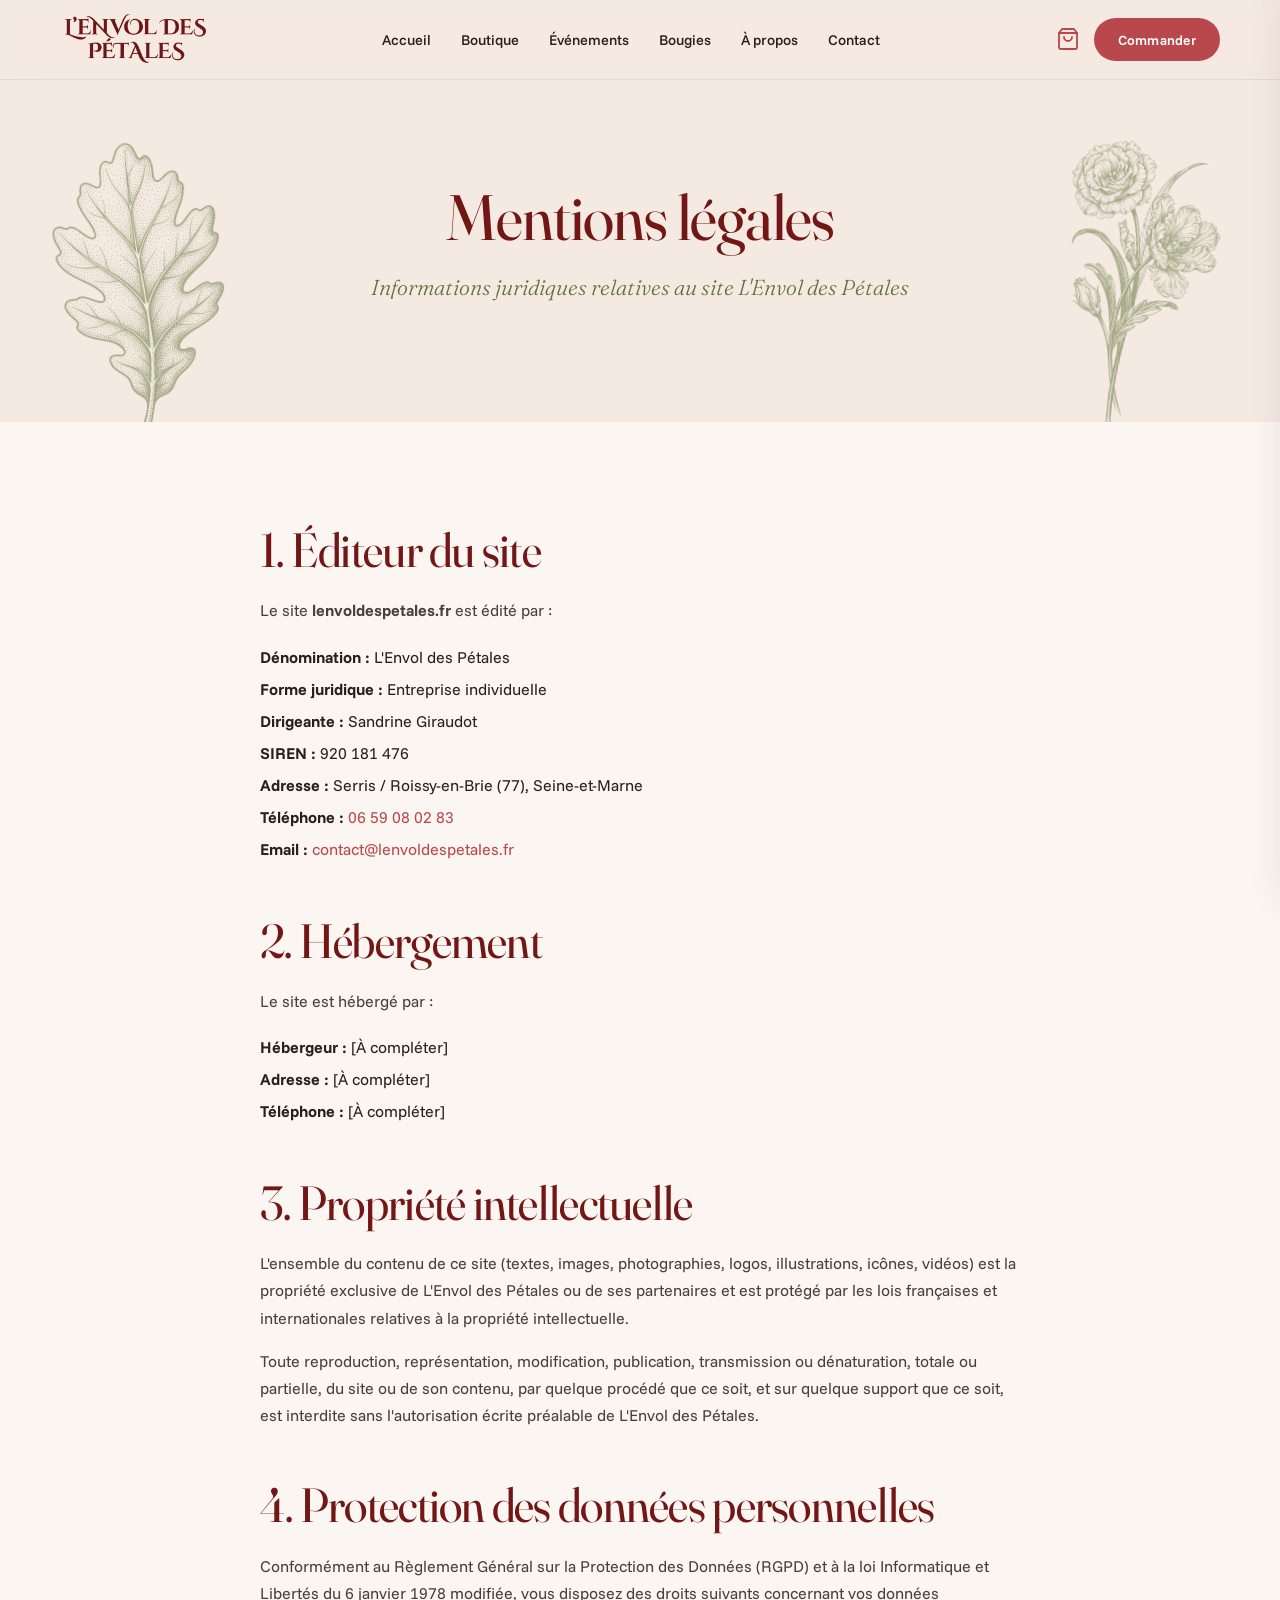
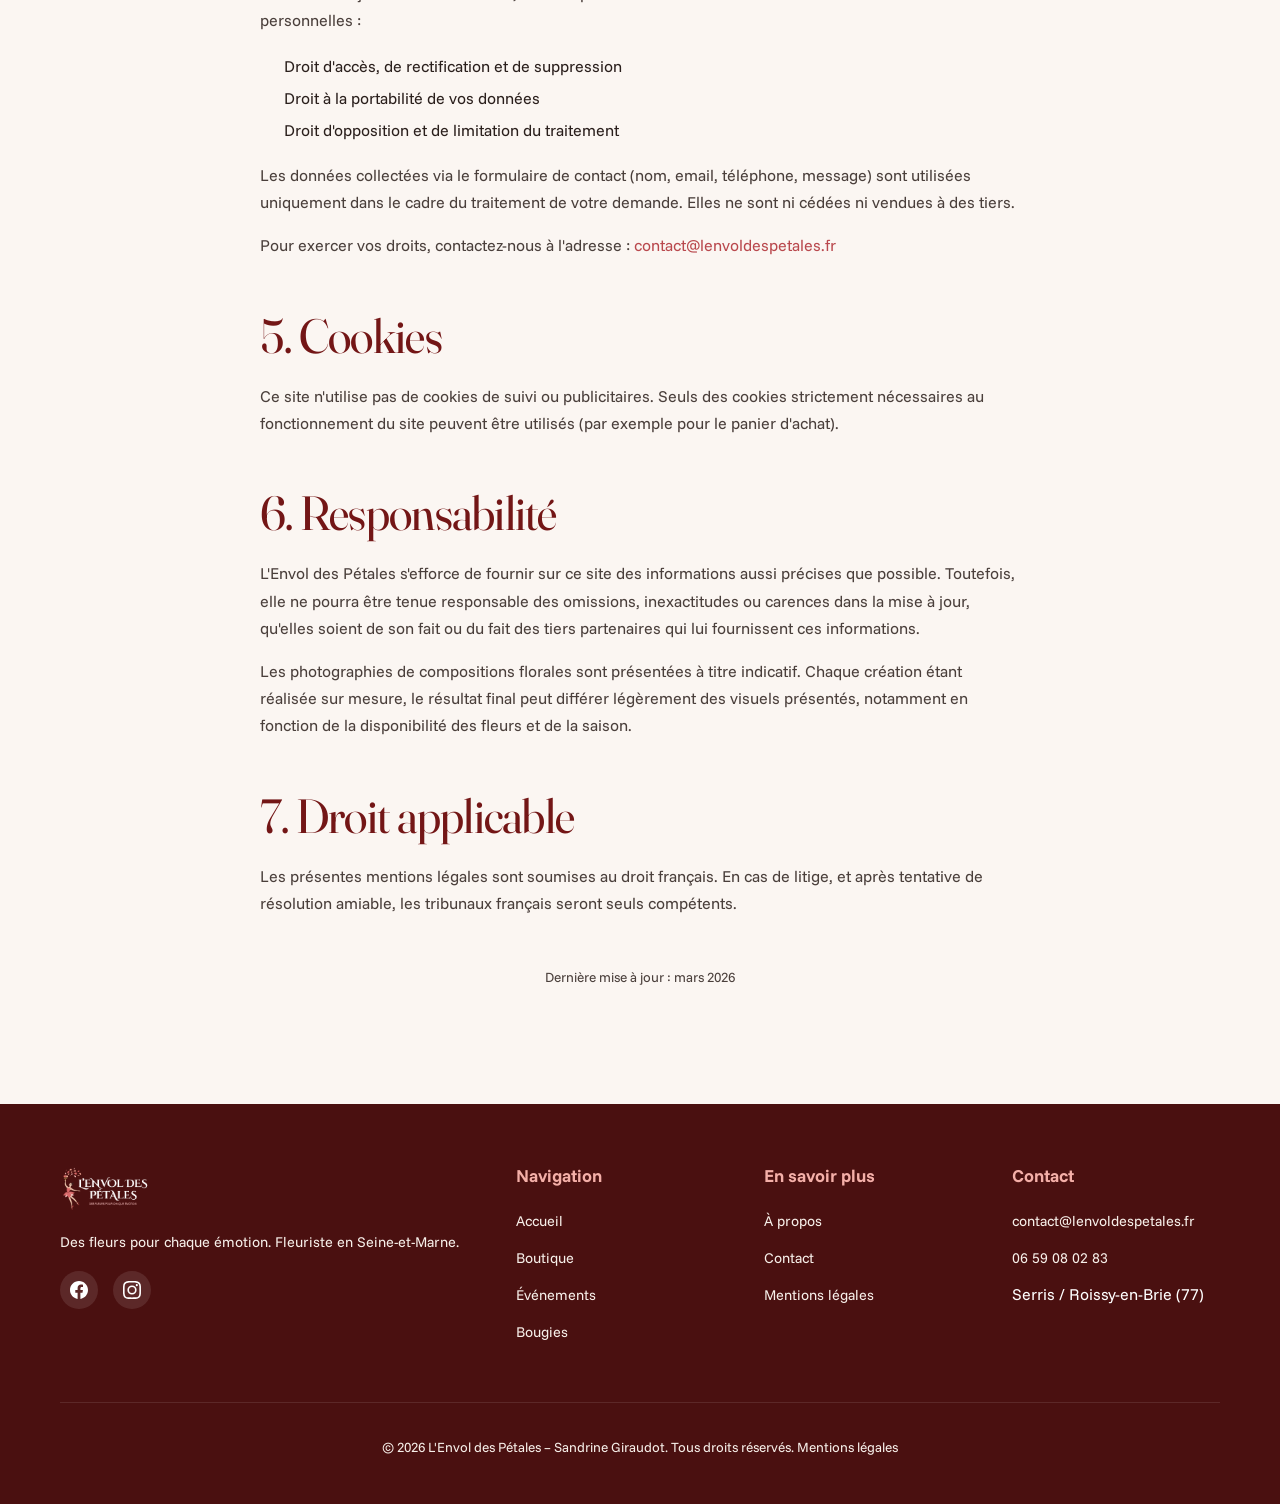
<file: mentions-legales.html>
<!DOCTYPE html>
<html lang="fr">
<head>
    <meta charset="UTF-8">
    <meta name="viewport" content="width=device-width, initial-scale=1.0">
    <meta name="description" content="Mentions légales du site L'Envol des Pétales - Fleuriste en Seine-et-Marne.">
    <title>Mentions légales | L'Envol des Pétales</title>
    <link rel="stylesheet" href="assets/css/style.css">
    <link rel="icon" type="image/png" href="assets/images/favicon.png">
</head>
<body>

    <!-- HEADER -->
    <header class="header" id="header">
        <div class="header__inner">
            <a href="index.html" class="header__logo" aria-label="Accueil">
                <img src="assets/images/logo-edp-texte-seul.webp" alt="L'Envol des Pétales" loading="lazy">
            </a>
            <nav class="nav" id="nav" aria-label="Navigation principale">
                <ul class="nav__list">
                    <li><a href="index.html" class="nav__link">Accueil</a></li>
                    <li><a href="boutique.html" class="nav__link">Boutique</a></li>
                    <li><a href="evenements.html" class="nav__link">Événements</a></li>
                    <li><a href="bougies.html" class="nav__link">Bougies</a></li>
                    <li><a href="a-propos.html" class="nav__link">À propos</a></li>
                    <li><a href="contact.html" class="nav__link">Contact</a></li>
                </ul>
                <!-- Uniquement dans le menu mobile -->
                <div class="nav__mobile">
                    <a href="contact.html" class="btn btn--primary">Commander</a>
                    <p class="nav__contact"><a href="tel:+33659080283">06 59 08 02 83</a><a href="mailto:contact@lenvoldespetales.fr">contact@lenvoldespetales.fr</a></p>
                </div>
            </nav>
            <div class="nav__cta">
                <button class="cart-btn" id="cart-btn" aria-label="Voir le panier" title="Voir le panier">
                    <svg viewBox="0 0 24 24"><path d="M6 2L3 6v14a2 2 0 002 2h14a2 2 0 002-2V6l-3-4z"/><line x1="3" y1="6" x2="21" y2="6"/><path d="M16 10a4 4 0 01-8 0"/></svg>
                    <span class="cart-count empty" id="cart-count">0</span>
                </button>
                <a href="contact.html" class="btn btn--primary btn--small header__cta">Commander</a>
                <button class="burger" id="burger" aria-label="Ouvrir le menu" aria-expanded="false">
                    <span class="burger__line"></span>
                    <span class="burger__line"></span>
                    <span class="burger__line"></span>
                </button>
            </div>
        </div>
    </header>

    <!-- HERO -->
    <section class="hero-page hero-page--mentions">
        <div class="petals-container" aria-hidden="true">
            <div class="petal petal--saumon"></div><div class="petal petal--corail"></div><div class="petal petal--saumon"></div>
            <div class="petal petal--vert"></div><div class="petal petal--saumon"></div><div class="petal petal--corail"></div>
            <div class="petal petal--saumon"></div><div class="petal petal--vert"></div><div class="petal petal--saumon"></div>
            <div class="petal petal--corail"></div>
        </div>
        <div class="container">
            <h1 class="hero-page__title">Mentions légales</h1>
            <p class="hero-page__subtitle">Informations juridiques relatives au site L'Envol des Pétales</p>
        </div>
    </section>

    <!-- MENTIONS LÉGALES -->
    <section class="section section--alt">
        <div class="container" style="max-width:800px;">

            <div class="fade-in" style="margin-bottom:3rem;">
                <h2 style="margin-bottom:0.5rem;">1. Éditeur du site</h2>
                <span class="decorative-line" style="margin-left:0;"></span>
                <p>Le site <strong>lenvoldespetales.fr</strong> est édité par :</p>
                <ul style="list-style:none;padding:0;margin-top:1rem;line-height:2;">
                    <li><strong>Dénomination :</strong> L'Envol des Pétales</li>
                    <li><strong>Forme juridique :</strong> Entreprise individuelle</li>
                    <li><strong>Dirigeante :</strong> Sandrine Giraudot</li>
                    <li><strong>SIREN :</strong> 920 181 476</li>
                    <li><strong>Adresse :</strong> Serris / Roissy-en-Brie (77), Seine-et-Marne</li>
                    <li><strong>Téléphone :</strong> <a href="tel:+33659080283">06 59 08 02 83</a></li>
                    <li><strong>Email :</strong> <a href="mailto:contact@lenvoldespetales.fr">contact@lenvoldespetales.fr</a></li>
                </ul>
            </div>

            <div class="fade-in" style="margin-bottom:3rem;">
                <h2 style="margin-bottom:0.5rem;">2. Hébergement</h2>
                <span class="decorative-line" style="margin-left:0;"></span>
                <!-- À COMPLÉTER avec les infos de l'hébergeur -->
                <p>Le site est hébergé par :</p>
                <ul style="list-style:none;padding:0;margin-top:1rem;line-height:2;">
                    <li><strong>Hébergeur :</strong> [À compléter]</li>
                    <li><strong>Adresse :</strong> [À compléter]</li>
                    <li><strong>Téléphone :</strong> [À compléter]</li>
                </ul>
            </div>

            <div class="fade-in" style="margin-bottom:3rem;">
                <h2 style="margin-bottom:0.5rem;">3. Propriété intellectuelle</h2>
                <span class="decorative-line" style="margin-left:0;"></span>
                <p>L'ensemble du contenu de ce site (textes, images, photographies, logos, illustrations, icônes, vidéos) est la propriété exclusive de L'Envol des Pétales ou de ses partenaires et est protégé par les lois françaises et internationales relatives à la propriété intellectuelle.</p>
                <p style="margin-top:1rem;">Toute reproduction, représentation, modification, publication, transmission ou dénaturation, totale ou partielle, du site ou de son contenu, par quelque procédé que ce soit, et sur quelque support que ce soit, est interdite sans l'autorisation écrite préalable de L'Envol des Pétales.</p>
            </div>

            <div class="fade-in" style="margin-bottom:3rem;">
                <h2 style="margin-bottom:0.5rem;">4. Protection des données personnelles</h2>
                <span class="decorative-line" style="margin-left:0;"></span>
                <p>Conformément au Règlement Général sur la Protection des Données (RGPD) et à la loi Informatique et Libertés du 6 janvier 1978 modifiée, vous disposez des droits suivants concernant vos données personnelles :</p>
                <ul style="margin-top:1rem;padding-left:1.5rem;line-height:2;">
                    <li>Droit d'accès, de rectification et de suppression</li>
                    <li>Droit à la portabilité de vos données</li>
                    <li>Droit d'opposition et de limitation du traitement</li>
                </ul>
                <p style="margin-top:1rem;">Les données collectées via le formulaire de contact (nom, email, téléphone, message) sont utilisées uniquement dans le cadre du traitement de votre demande. Elles ne sont ni cédées ni vendues à des tiers.</p>
                <p style="margin-top:1rem;">Pour exercer vos droits, contactez-nous à l'adresse : <a href="mailto:contact@lenvoldespetales.fr">contact@lenvoldespetales.fr</a></p>
            </div>

            <div class="fade-in" style="margin-bottom:3rem;">
                <h2 style="margin-bottom:0.5rem;">5. Cookies</h2>
                <span class="decorative-line" style="margin-left:0;"></span>
                <p>Ce site n'utilise pas de cookies de suivi ou publicitaires. Seuls des cookies strictement nécessaires au fonctionnement du site peuvent être utilisés (par exemple pour le panier d'achat).</p>
            </div>

            <div class="fade-in" style="margin-bottom:3rem;">
                <h2 style="margin-bottom:0.5rem;">6. Responsabilité</h2>
                <span class="decorative-line" style="margin-left:0;"></span>
                <p>L'Envol des Pétales s'efforce de fournir sur ce site des informations aussi précises que possible. Toutefois, elle ne pourra être tenue responsable des omissions, inexactitudes ou carences dans la mise à jour, qu'elles soient de son fait ou du fait des tiers partenaires qui lui fournissent ces informations.</p>
                <p style="margin-top:1rem;">Les photographies de compositions florales sont présentées à titre indicatif. Chaque création étant réalisée sur mesure, le résultat final peut différer légèrement des visuels présentés, notamment en fonction de la disponibilité des fleurs et de la saison.</p>
            </div>

            <div class="fade-in" style="margin-bottom:3rem;">
                <h2 style="margin-bottom:0.5rem;">7. Droit applicable</h2>
                <span class="decorative-line" style="margin-left:0;"></span>
                <p>Les présentes mentions légales sont soumises au droit français. En cas de litige, et après tentative de résolution amiable, les tribunaux français seront seuls compétents.</p>
            </div>

            <div class="fade-in">
                <p style="font-size:0.85rem;color:var(--gris-texte);text-align:center;margin-top:2rem;">Dernière mise à jour : mars 2026</p>
            </div>

        </div>
    </section>

    <!-- FOOTER -->
    <footer class="footer">
        <div class="container">
            <div class="footer__grid">
                <div class="footer__brand">
                    <img src="assets/images/logo-edp-paysage-blanc.webp" alt="L'Envol des Pétales">
                    <p>Des fleurs pour chaque émotion. Fleuriste en Seine-et-Marne.</p>
                    <div class="social-links mt-1">
                        <a href="https://www.facebook.com/LENVOLDESPETALES" class="social-link" aria-label="Facebook" target="_blank" rel="noopener"><svg width="18" height="18" viewBox="0 0 24 24" fill="currentColor"><path d="M24 12.073c0-6.627-5.373-12-12-12s-12 5.373-12 12c0 5.99 4.388 10.954 10.125 11.854v-8.385H7.078v-3.47h3.047V9.43c0-3.007 1.792-4.669 4.533-4.669 1.312 0 2.686.235 2.686.235v2.953H15.83c-1.491 0-1.956.925-1.956 1.874v2.25h3.328l-.532 3.47h-2.796v8.385C19.612 23.027 24 18.062 24 12.073z"/></svg></a>
                        <a href="https://www.instagram.com/lenvoldespetales/" class="social-link" aria-label="Instagram" target="_blank" rel="noopener"><svg width="18" height="18" viewBox="0 0 24 24" fill="currentColor"><path d="M12 2.163c3.204 0 3.584.012 4.85.07 3.252.148 4.771 1.691 4.919 4.919.058 1.265.069 1.645.069 4.849 0 3.205-.012 3.584-.069 4.849-.149 3.225-1.664 4.771-4.919 4.919-1.266.058-1.644.07-4.85.07-3.204 0-3.584-.012-4.849-.07-3.26-.149-4.771-1.699-4.919-4.92-.058-1.265-.07-1.644-.07-4.849 0-3.204.013-3.583.07-4.849.149-3.227 1.664-4.771 4.919-4.919 1.266-.057 1.645-.069 4.849-.069zM12 0C8.741 0 8.333.014 7.053.072 2.695.272.273 2.69.073 7.052.014 8.333 0 8.741 0 12c0 3.259.014 3.668.072 4.948.2 4.358 2.618 6.78 6.98 6.98C8.333 23.986 8.741 24 12 24c3.259 0 3.668-.014 4.948-.072 4.354-.2 6.782-2.618 6.979-6.98.059-1.28.073-1.689.073-4.948 0-3.259-.014-3.667-.072-4.947-.196-4.354-2.617-6.78-6.979-6.98C15.668.014 15.259 0 12 0zm0 5.838a6.162 6.162 0 100 12.324 6.162 6.162 0 000-12.324zM12 16a4 4 0 110-8 4 4 0 010 8zm6.406-11.845a1.44 1.44 0 100 2.881 1.44 1.44 0 000-2.881z"/></svg></a>
                    </div>
                </div>
                <div>
                    <h4>Navigation</h4>
                    <ul class="footer__links">
                        <li><a href="index.html">Accueil</a></li>
                        <li><a href="boutique.html">Boutique</a></li>
                        <li><a href="evenements.html">Événements</a></li>
                        <li><a href="bougies.html">Bougies</a></li>
                    </ul>
                </div>
                <div>
                    <h4>En savoir plus</h4>
                    <ul class="footer__links">
                        <li><a href="a-propos.html">À propos</a></li>
                        <li><a href="contact.html">Contact</a></li>
                        <li><a href="mentions-legales.html">Mentions légales</a></li>
                    </ul>
                </div>
                <div>
                    <h4>Contact</h4>
                    <ul class="footer__links">
                        <li><a href="mailto:contact@lenvoldespetales.fr">contact@lenvoldespetales.fr</a></li>
                        <li><a href="tel:+33659080283">06 59 08 02 83</a></li>
                        <li>Serris / Roissy-en-Brie (77)</li>
                    </ul>
                </div>
            </div>
            <div class="footer__bottom">
                <p>&copy; 2026 L'Envol des P&eacute;tales &ndash; Sandrine Giraudot. Tous droits r&eacute;serv&eacute;s. <a href="mentions-legales.html">Mentions l&eacute;gales</a></p>
            </div>
        </div>
    </footer>

    <!-- Panier -->
    <div class="cart-overlay" id="cart-overlay"></div>
    <aside class="cart-drawer" id="cart-drawer" aria-label="Panier">
        <div class="cart-drawer__header">
            <h3>Votre panier</h3>
            <button class="cart-drawer__close" id="cart-close" aria-label="Fermer le panier">&times;</button>
        </div>
        <div class="cart-drawer__items" id="cart-items">
            <div class="cart-empty" id="cart-empty"><p>Votre panier est vide</p></div>
        </div>
        <div class="cart-drawer__footer" id="cart-footer" style="display:none;">
            <div class="cart-drawer__total"><span>Total</span><span id="cart-total">0,00 &euro;</span></div>
            <a href="contact.html" class="btn btn--primary">Finaliser la commande</a>
            <p class="cart-drawer__note">La commande sera finalisée par message avec Sandrine</p>
        </div>
    </aside>

    <script src="assets/js/panier.js"></script>
    <script src="assets/js/main.js"></script>
</body>
</html>
</file>
<file: assets/css/style.css>
/* ============================================
   L'Envol des Pétales - Feuille de style principale
   Fleuriste - Sandrine Giraudot
   ============================================ */

/* --- Google Fonts ---
   Fraunces : titres (serif moderne, douce et artisanale)
   Funnel Sans : texte courant */
@import url('https://fonts.googleapis.com/css2?family=Fraunces:ital,opsz,wght@0,9..144,300..600;1,9..144,300..600&family=Funnel+Sans:ital,wght@0,300..800;1,300..800&display=swap');

/* --- Variables de couleurs et typographie ---
   Modifiez ici pour changer les couleurs du site */
:root {
    /* Palette L'Envol des Pétales */
    --corail: #D96A6C;
    --saumon: #F4AFA8;
    --vert-clair: #B6B552;
    --olive: #61713A;
    --beige: #EFD9CD;
    --creme: #F4EAE2;

    /* Bordeaux du logo : réservé aux textes foncés (titres, footer) */
    --bordeaux: #731616;
    --bordeaux-fonce: #4A1010;

    /* Rôles */
    --accent: #B9484D;          /* corail assombri : boutons et liens lisibles (contraste AA) */
    --accent-hover: var(--corail);
    --blanc: #FFFFFF;
    --papier: #FBF6F2;          /* fond des sections alternées */
    --gris-doux: #F7EFE9;
    --gris-texte: #4A3F3B;
    --noir: #2A1F1C;

    /* Typographie */
    --font-titre: 'Fraunces', Georgia, serif;
    --font-corps: 'Funnel Sans', 'Segoe UI', sans-serif;

    /* Formes */
    --radius: 14px;
    --radius-lg: 24px;
    --ombre: 0 1px 2px rgba(70, 38, 30, 0.04), 0 8px 24px rgba(70, 38, 30, 0.06);
    --ombre-hover: 0 2px 4px rgba(70, 38, 30, 0.05), 0 18px 40px rgba(70, 38, 30, 0.10);

    /* Espacements */
    --header-height: 80px;
    --section-padding: 100px;
    --container-max: 1200px;

    /* Transitions */
    --ease: cubic-bezier(0.22, 1, 0.36, 1);
    --transition: all 0.35s var(--ease);
    --transition-lente: all 0.8s var(--ease);
}

/* --- Reset & Base --- */
*,
*::before,
*::after {
    margin: 0;
    padding: 0;
    box-sizing: border-box;
}

html {
    scroll-behavior: smooth;
    font-size: 16px;
}

body {
    font-family: var(--font-corps);
    color: var(--noir);
    background-color: var(--creme);
    line-height: 1.7;
    overflow-x: hidden;
    -webkit-font-smoothing: antialiased;
}

img {
    max-width: 100%;
    height: auto;
    display: block;
}

a {
    color: var(--accent);
    text-decoration: none;
    transition: var(--transition);
}

a:hover {
    color: var(--vert-clair);
}

ul {
    list-style: none;
}

/* --- Typographie --- */
h1, h2 {
    font-family: var(--font-titre);
    color: var(--bordeaux);
    font-weight: 400;
    font-variation-settings: "opsz" 144;
    line-height: 1.15;
    letter-spacing: -0.015em;
}

/* Un mot en italique corail dans un titre : <h2>Nos <em>réalisations</em></h2> */
h1 em, h2 em {
    font-style: italic;
    color: var(--corail);
}

h3, h4, h5 {
    font-family: var(--font-corps);
    color: var(--bordeaux);
    font-weight: 600;
    line-height: 1.35;
}

h1 {
    font-size: clamp(2.6rem, 6vw, 4.6rem);
}

h2 {
    font-size: clamp(2rem, 4vw, 3rem);
}

h3 {
    font-size: clamp(1.15rem, 2.2vw, 1.4rem);
}

/* Petit sur-titre */
.eyebrow {
    display: inline-block;
    font-family: var(--font-corps);
    font-size: 0.78rem;
    font-weight: 600;
    letter-spacing: 0.16em;
    text-transform: uppercase;
    color: var(--olive);
    margin-bottom: 1rem;
}

p {
    margin-bottom: 1rem;
    color: var(--gris-texte);
}

/* --- Utilitaires --- */
.container {
    max-width: var(--container-max);
    margin: 0 auto;
    padding: 0 20px;
}

.section {
    padding: var(--section-padding) 0;
}

.section--alt {
    background-color: var(--papier);
}

.section--rose {
    background-color: var(--beige);
}

.section-title {
    text-align: center;
    margin-bottom: 1rem;
    position: relative;
}

.section-subtitle {
    text-align: center;
    font-family: var(--font-titre);
    font-style: italic;
    font-weight: 300;
    color: var(--olive);
    font-size: clamp(1.1rem, 2vw, 1.3rem);
    max-width: 620px;
    margin: 0 auto 3.5rem;
}

/* Separateur decoratif */
.decorative-line {
    display: none;
}

/* Espace entre un titre et le texte qui le suit (bandeaux centrés) */
h2 + .decorative-line + p,
h2 + p {
    margin-top: 1.25rem;
}

/* --- Boutons --- */
.btn {
    display: inline-block;
    padding: 15px 32px;
    border-radius: 50px;
    font-family: var(--font-corps);
    font-weight: 600;
    font-size: 0.95rem;
    letter-spacing: 0.02em;
    cursor: pointer;
    transition: var(--transition);
    border: none;
    text-align: center;
}

.btn--primary {
    background-color: var(--accent);
    color: var(--blanc);
}

.btn--primary:hover {
    background-color: var(--bordeaux);
    color: var(--blanc);
    transform: translateY(-2px);
    box-shadow: 0 10px 24px rgba(185, 72, 77, 0.25);
}

.btn--secondary {
    background-color: transparent;
    color: var(--accent);
    border: 1.5px solid currentColor;
}

.btn--secondary:hover {
    background-color: var(--accent);
    color: var(--blanc);
    transform: translateY(-1px);
    box-shadow: 0 4px 12px rgba(185, 72, 77, 0.12);
}

.btn--or {
    background-color: var(--olive);
    color: var(--blanc);
}

.btn--or:hover {
    background-color: var(--bordeaux);
    color: var(--blanc);
    transform: translateY(-1px);
    box-shadow: 0 4px 12px rgba(97, 113, 58, 0.15);
}

.btn--small {
    padding: 10px 24px;
    font-size: 0.85rem;
}

/* ============================================
   HEADER & NAVIGATION
   ============================================ */
.header {
    position: fixed;
    top: 0;
    left: 0;
    width: 100%;
    height: var(--header-height);
    background-color: rgba(244, 234, 226, 0.82);
    backdrop-filter: blur(14px) saturate(1.2);
    -webkit-backdrop-filter: blur(10px);
    z-index: 1000;
    transition: var(--transition);
    border-bottom: 1px solid rgba(97, 113, 58, 0.12);
}

.header.scrolled {
    box-shadow: 0 2px 20px rgba(70, 38, 30, 0.08);
}

.header__inner {
    display: flex;
    align-items: center;
    justify-content: space-between;
    height: 100%;
    max-width: var(--container-max);
    margin: 0 auto;
    padding: 0 20px;
}

.header__logo img {
    height: 55px;
    width: auto;
}

.nav__list {
    display: flex;
    align-items: center;
    gap: 30px;
}

.nav__link {
    font-size: 0.9rem;
    font-weight: 500;
    color: var(--noir);
    position: relative;
    padding: 5px 0;
}

.nav__link::after {
    content: '';
    position: absolute;
    bottom: 0;
    left: 0;
    width: 0;
    height: 2px;
    background-color: var(--corail);
    transition: var(--transition);
}

.nav__link:hover,
.nav__link.active {
    color: var(--accent);
}

.nav__link:hover::after,
.nav__link.active::after {
    width: 100%;
}

/* Bloc « Commander + contact » visible seulement dans le menu mobile */
.nav__mobile {
    display: none;
}

/* Bouton Commander dans le header */
.nav__cta {
    display: flex;
    align-items: center;
    gap: 10px;
}

.cart-btn {
    position: relative;
    background: none;
    border: none;
    cursor: pointer;
    padding: 4px;
    display: inline-flex;
    align-items: center;
    justify-content: center;
    transition: var(--transition);
}

.cart-btn:hover {
    transform: scale(1.1);
}

.cart-btn svg {
    width: 24px;
    height: 24px;
    fill: none;
    stroke: var(--accent);
    stroke-width: 1.8;
    stroke-linecap: round;
    stroke-linejoin: round;
}

.cart-count {
    position: absolute;
    top: -4px;
    right: -6px;
    display: inline-flex;
    align-items: center;
    justify-content: center;
    min-width: 18px;
    height: 18px;
    background-color: var(--accent);
    color: var(--blanc);
    border-radius: 50%;
    font-size: 0.65rem;
    font-weight: 700;
    cursor: pointer;
    transition: var(--transition);
}

.cart-count.empty {
    display: none;
}

/* Burger menu mobile */
.burger {
    display: none;
    flex-direction: column;
    gap: 5px;
    cursor: pointer;
    padding: 5px;
    background: none;
    border: none;
}

.burger__line {
    width: 25px;
    height: 2px;
    background-color: var(--accent);
    transition: var(--transition);
    border-radius: 2px;
}

.burger.active .burger__line:nth-child(1) {
    transform: rotate(45deg) translate(5px, 5px);
}

.burger.active .burger__line:nth-child(2) {
    opacity: 0;
}

.burger.active .burger__line:nth-child(3) {
    transform: rotate(-45deg) translate(5px, -5px);
}

/* ============================================
   HERO SECTION
   ============================================ */
.hero {
    position: relative;
    min-height: 100vh;
    display: flex;
    align-items: center;
    background: var(--creme);
    overflow: hidden;
    padding: calc(var(--header-height) + 40px) 0 60px;
}

.hero__inner {
    position: relative;
    z-index: 2;
    width: 100%;
    max-width: var(--container-max);
    margin: 0 auto;
    padding: 0 20px;
    display: grid;
    grid-template-columns: 1.1fr 0.9fr;
    gap: 60px;
    align-items: center;
}

.hero__title {
    margin-bottom: 1.5rem;
}

.hero__subtitle {
    font-size: 1.15rem;
    color: var(--gris-texte);
    max-width: 520px;
    margin-bottom: 2.5rem;
    line-height: 1.8;
}

.hero__buttons {
    display: flex;
    gap: 15px;
    flex-wrap: wrap;
}

.hero__occasions {
    display: flex;
    flex-wrap: wrap;
    gap: 6px 20px;
    margin-top: 2.5rem;
    font-size: 0.85rem;
    color: var(--olive);
    letter-spacing: 0.04em;
}

.hero__occasions li {
    position: relative;
}

.hero__occasions li + li::before {
    content: '';
    position: absolute;
    left: -12px;
    top: 50%;
    width: 4px;
    height: 4px;
    border-radius: 50%;
    background: var(--corail);
}

/* Visuel : une photo de Sandrine, simple */
.hero__visual {
    position: relative;
    justify-self: end;
    width: min(100%, 460px);
}

.hero__photo {
    width: 100%;
    aspect-ratio: 4 / 5;
    object-fit: cover;
    border-radius: var(--radius-lg);
}

/* Gravures décoratives réutilisables */
.gravure {
    position: absolute;
    pointer-events: none;
    opacity: 0.4;
    z-index: 0;
}

/* --- Animation petales qui tombent --- */
.petals-container {
    position: absolute;
    top: 0;
    left: 0;
    width: 100%;
    height: 100%;
    overflow: hidden;
    pointer-events: none;
    z-index: 1;
}

.petal {
    position: absolute;
    top: -30px;
    opacity: 0.6;
    animation: petalFall linear infinite;
    background-size: contain;
    background-repeat: no-repeat;
}

/* Pétale saumon */
.petal--saumon { background-image: url("data:image/svg+xml,%3Csvg xmlns='http://www.w3.org/2000/svg' viewBox='0 0 376 351'%3E%3Cpath fill='%23F4AFA8' d='M313.03,179.32c20.94,27.05,43.29,72.14-.22,89.74-42.83,17.33-137.18-3.63-190.45-.15-33.16,2.16-66.54,8.41-98.94,15.74C11.03,149.03,138.42-12.92,284.12,48.32c61.68,25.93,126.64,102.6,28.91,131Z'/%3E%3C/svg%3E"); }
/* Pétale corail */
.petal--corail { background-image: url("data:image/svg+xml,%3Csvg xmlns='http://www.w3.org/2000/svg' viewBox='0 0 376 351'%3E%3Cpath fill='%23D96A6C' d='M313.03,179.32c20.94,27.05,43.29,72.14-.22,89.74-42.83,17.33-137.18-3.63-190.45-.15-33.16,2.16-66.54,8.41-98.94,15.74C11.03,149.03,138.42-12.92,284.12,48.32c61.68,25.93,126.64,102.6,28.91,131Z'/%3E%3C/svg%3E"); }
/* Pétale vert clair */
.petal--vert { background-image: url("data:image/svg+xml,%3Csvg xmlns='http://www.w3.org/2000/svg' viewBox='0 0 376 351'%3E%3Cpath fill='%23B6B552' d='M313.03,179.32c20.94,27.05,43.29,72.14-.22,89.74-42.83,17.33-137.18-3.63-190.45-.15-33.16,2.16-66.54,8.41-98.94,15.74C11.03,149.03,138.42-12.92,284.12,48.32c61.68,25.93,126.64,102.6,28.91,131Z'/%3E%3C/svg%3E"); }

.petal:nth-child(1) { left: 5%; width: 18px; height: 17px; animation-duration: 8s; animation-delay: 0s; }
.petal:nth-child(2) { left: 15%; width: 24px; height: 22px; opacity: 0.3; animation-duration: 12s; animation-delay: 1s; }
.petal:nth-child(3) { left: 25%; width: 14px; height: 13px; animation-duration: 10s; animation-delay: 3s; }
.petal:nth-child(4) { left: 35%; width: 20px; height: 19px; opacity: 0.4; animation-duration: 9s; animation-delay: 2s; }
.petal:nth-child(5) { left: 45%; width: 22px; height: 20px; animation-duration: 11s; animation-delay: 0.5s; }
.petal:nth-child(6) { left: 55%; width: 16px; height: 15px; opacity: 0.25; animation-duration: 13s; animation-delay: 4s; }
.petal:nth-child(7) { left: 65%; width: 19px; height: 18px; animation-duration: 7s; animation-delay: 1.5s; }
.petal:nth-child(8) { left: 75%; width: 23px; height: 21px; opacity: 0.35; animation-duration: 10s; animation-delay: 3.5s; }
.petal:nth-child(9) { left: 85%; width: 13px; height: 12px; animation-duration: 14s; animation-delay: 2.5s; }
.petal:nth-child(10) { left: 95%; width: 21px; height: 20px; opacity: 0.2; animation-duration: 8s; animation-delay: 5s; }
.petal:nth-child(11) { left: 10%; width: 20px; height: 19px; animation-duration: 9s; animation-delay: 6s; }
.petal:nth-child(12) { left: 50%; width: 17px; height: 16px; opacity: 0.3; animation-duration: 11s; animation-delay: 7s; }

@keyframes petalFall {
    0% {
        transform: translateY(0) rotate(0deg) translateX(0);
        opacity: 0;
    }
    10% {
        opacity: 0.6;
    }
    90% {
        opacity: 0.4;
    }
    100% {
        transform: translateY(100vh) rotate(720deg) translateX(80px);
        opacity: 0;
    }
}

/* ============================================
   HERO PAGES INTERIEURES
   ============================================ */
.hero-page {
    position: relative;
    padding: 180px 0 100px;
    text-align: center;
    background: var(--creme);
    overflow: hidden;
}

/* Gravures botaniques dans les coins (une paire différente par page) */
.hero-page::before,
.hero-page::after {
    content: '';
    position: absolute;
    bottom: -20px;
    width: 210px;
    height: 300px;
    background: no-repeat center bottom / contain;
    opacity: 0.55;
    pointer-events: none;
}

.hero-page::before {
    left: 3%;
    background-image: url("../images/gravures/fleur1.webp");
    transform: rotate(-8deg);
}

.hero-page::after {
    right: 3%;
    background-image: url("../images/gravures/fleur3.webp");
    transform: rotate(6deg);
}

.hero-page--evenements::before { background-image: url("../images/gravures/fleur2.webp"); }
.hero-page--evenements::after { background-image: url("../images/gravures/muguet.webp"); }
.hero-page--bougies::before { background-image: url("../images/gravures/lilas.webp"); }
.hero-page--bougies::after { background-image: url("../images/gravures/feuille.webp"); }
.hero-page--apropos::before { background-image: url("../images/gravures/fleur5.webp"); }
.hero-page--apropos::after { background-image: url("../images/gravures/fleur1.webp"); }
.hero-page--contact::before { background-image: url("../images/gravures/muguet.webp"); }
.hero-page--contact::after { background-image: url("../images/gravures/fleur3.webp"); }
.hero-page--mentions::before { background-image: url("../images/gravures/feuille.webp"); }
.hero-page--mentions::after { background-image: url("../images/gravures/fleur1.webp"); }

.hero-page > .container {
    position: relative;
    z-index: 2;
}

.hero-page__title {
    font-size: clamp(2.4rem, 5.5vw, 4rem);
    margin-bottom: 1rem;
}

.hero-page__subtitle {
    font-family: var(--font-titre);
    font-style: italic;
    font-weight: 300;
    color: var(--olive);
    font-size: clamp(1.1rem, 2vw, 1.35rem);
}

/* ============================================
   BLOCS D'ENTREE (Accueil)
   ============================================ */
.categories {
    display: grid;
    grid-template-columns: repeat(3, 1fr);
    gap: 30px;
    margin-top: 3rem;
}

.category-card {
    position: relative;
    border-radius: var(--radius-lg);
    overflow: hidden;
    background: var(--blanc);
    box-shadow: var(--ombre);
    border: 1px solid rgba(97, 113, 58, 0.08);
    transition: var(--transition);
    text-align: center;
    padding: 0;
}

.category-card:hover {
    transform: translateY(-8px);
    box-shadow: var(--ombre-hover);
}

.category-card__image {
    width: 100%;
    height: 250px;
    overflow: hidden;
}

/* Placeholder image elegant avec gradient */
.placeholder-img {
    width: 100%;
    height: 100%;
    display: flex;
    align-items: center;
    justify-content: center;
    font-family: var(--font-corps);
    font-size: 3rem;
    color: rgba(255, 255, 255, 0.6);
}

.placeholder-img--bouquets {
    background: linear-gradient(135deg, var(--accent), var(--saumon));
}

.placeholder-img--evenements {
    background: linear-gradient(135deg, var(--saumon), var(--vert-clair));
}

.placeholder-img--bougies {
    background: linear-gradient(135deg, var(--vert-clair), var(--accent));
}

.placeholder-img--mariage {
    background: linear-gradient(135deg, var(--beige), var(--saumon), var(--blanc));
}

.placeholder-img--deuil {
    background: linear-gradient(135deg, var(--noir), var(--accent));
}

.placeholder-img--naissance {
    background: linear-gradient(135deg, var(--beige), var(--blanc));
}

.placeholder-img--sandrine {
    background: linear-gradient(135deg, var(--creme), var(--saumon));
}

.category-card__image img {
    width: 100%;
    height: 100%;
    object-fit: cover;
    transition: var(--transition-lente);
}

.category-card:hover .category-card__image img {
    transform: scale(1.05);
}

.category-card__body {
    padding: 30px 25px;
}

.category-card__title {
    margin-bottom: 0.75rem;
}

.category-card__text {
    font-size: 0.95rem;
    margin-bottom: 1.5rem;
}

/* ============================================
   SECTION SANDRINE (Accueil)
   ============================================ */
.about-preview {
    display: grid;
    grid-template-columns: 1fr 1fr;
    gap: 60px;
    align-items: center;
}

.about-preview__image {
    border-radius: var(--radius-lg);
    overflow: hidden;
    box-shadow: var(--ombre-hover);
}

.about-preview__image img {
    width: 100%;
    height: 450px;
    object-fit: cover;
}

.about-preview__content {
    padding: 20px 0;
}

.about-preview__content h2 {
    margin-bottom: 0.5rem;
}

.about-preview__content .decorative-line {
    margin-left: 0;
}

.about-preview__content p {
    font-size: 1.05rem;
}

/* ============================================
   AVIS CLIENTS
   ============================================ */
.reviews-grid {
    display: grid;
    grid-template-columns: repeat(3, 1fr);
    gap: 30px;
}

.review-card {
    background: var(--blanc);
    border-radius: var(--radius-lg);
    padding: 35px 30px;
    box-shadow: var(--ombre);
    border: 1px solid rgba(97, 113, 58, 0.08);
    position: relative;
    transition: var(--transition);
}

.review-card:hover {
    transform: translateY(-4px);
    box-shadow: var(--ombre-hover);
}

.review-card__stars {
    color: var(--corail);
    font-size: 1.1rem;
    margin-bottom: 1rem;
    letter-spacing: 2px;
}

.review-card__text {
    font-style: italic;
    font-size: 0.95rem;
    margin-bottom: 1.5rem;
    color: var(--gris-texte);
    line-height: 1.7;
}

.review-card__author {
    font-weight: 600;
    color: var(--accent);
    font-size: 0.9rem;
}

.review-card__occasion {
    font-size: 0.8rem;
    color: var(--olive);
}

.review-card::before {
    content: '\201C';
    position: absolute;
    top: 15px;
    right: 25px;
    font-size: 4.5rem;
    font-family: var(--font-titre);
    color: var(--saumon);
    line-height: 1;
}

/* ============================================
   BOUTIQUE - GRILLE PRODUITS
   ============================================ */

/* Filtres */
.filters {
    display: flex;
    flex-wrap: wrap;
    justify-content: center;
    gap: 10px;
    margin-bottom: 3rem;
}

.filter-btn {
    padding: 10px 22px;
    border: 2px solid var(--saumon);
    background: transparent;
    border-radius: 50px;
    font-family: var(--font-corps);
    font-size: 0.85rem;
    font-weight: 500;
    color: var(--accent);
    cursor: pointer;
    transition: var(--transition);
}

.filter-btn:hover,
.filter-btn.active {
    background-color: var(--accent);
    border-color: var(--accent);
    color: var(--blanc);
}

/* Grille produits */
.products-grid {
    display: grid;
    grid-template-columns: repeat(auto-fill, minmax(280px, 1fr));
    gap: 30px;
}

.product-card {
    background: var(--blanc);
    border-radius: var(--radius-lg);
    overflow: hidden;
    box-shadow: var(--ombre);
    border: 1px solid rgba(97, 113, 58, 0.08);
    transition: var(--transition);
    position: relative;
}

.product-card:hover {
    transform: translateY(-6px);
    box-shadow: var(--ombre-hover);
}

.product-card__image {
    width: 100%;
    height: 280px;
    overflow: hidden;
    position: relative;
}

.product-card__image .placeholder-img {
    transition: var(--transition-lente);
}

.product-card__image img {
    width: 100%;
    height: 100%;
    object-fit: cover;
    transition: var(--transition-lente);
}

.product-card:hover .product-card__image .placeholder-img,
.product-card:hover .product-card__image img {
    transform: scale(1.05);
}

.product-card__badge {
    position: absolute;
    top: 15px;
    left: 15px;
    padding: 5px 14px;
    background-color: var(--accent);
    color: var(--blanc);
    font-size: 0.75rem;
    font-weight: 600;
    border-radius: 50px;
    letter-spacing: 0.5px;
    z-index: 2;
}

.product-card__body {
    padding: 25px;
}

.product-card__title {
    font-size: 1.3rem;
    margin-bottom: 0.5rem;
}

.product-card__desc {
    font-size: 0.9rem;
    color: var(--gris-texte);
    margin-bottom: 1rem;
    line-height: 1.6;
}

.product-card__footer {
    display: flex;
    align-items: center;
    justify-content: space-between;
}

.product-card__price {
    font-family: var(--font-titre);
    font-size: 1.4rem;
    color: var(--bordeaux);
    font-weight: 500;
}

/* ============================================
   MODAL PRODUIT
   ============================================ */
.modal-overlay {
    position: fixed;
    top: 0;
    left: 0;
    width: 100%;
    height: 100%;
    background: rgba(70, 38, 30, 0.6);
    backdrop-filter: blur(4px);
    z-index: 2000;
    display: none;
    align-items: center;
    justify-content: center;
    padding: 20px;
}

.modal-overlay.active {
    display: flex;
}

.modal {
    background: var(--blanc);
    border-radius: var(--radius-lg);
    max-width: 600px;
    width: 100%;
    max-height: 90vh;
    overflow-y: auto;
    position: relative;
    animation: modalFadeIn 0.3s ease;
}

@keyframes modalFadeIn {
    from { opacity: 0; transform: translateY(20px); }
    to { opacity: 1; transform: translateY(0); }
}

.modal__close {
    position: absolute;
    top: 15px;
    right: 15px;
    width: 40px;
    height: 40px;
    border-radius: 50%;
    border: none;
    background: var(--creme);
    font-size: 1.3rem;
    cursor: pointer;
    display: flex;
    align-items: center;
    justify-content: center;
    z-index: 10;
    transition: var(--transition);
    color: var(--accent);
}

.modal__close:hover {
    background: var(--accent);
    color: var(--blanc);
}

.modal__image {
    width: 100%;
    height: 300px;
    border-radius: 20px 20px 0 0;
    overflow: hidden;
}

.modal__body {
    padding: 30px;
}

.modal__title {
    font-size: 1.8rem;
    margin-bottom: 0.5rem;
}

.modal__badge {
    display: inline-block;
    padding: 4px 12px;
    background-color: var(--beige);
    color: var(--accent);
    font-size: 0.8rem;
    font-weight: 600;
    border-radius: 50px;
    margin-bottom: 1rem;
}

.modal__desc {
    font-size: 1rem;
    line-height: 1.8;
    margin-bottom: 1.5rem;
}

.modal__price {
    font-family: var(--font-titre);
    font-size: 1.8rem;
    color: var(--bordeaux);
    font-weight: 500;
    margin-bottom: 1.5rem;
}

.modal__actions {
    display: flex;
    gap: 10px;
}

/* ============================================
   EVENEMENTS
   ============================================ */
.event-types {
    display: grid;
    grid-template-columns: repeat(3, 1fr);
    gap: 30px;
    margin-bottom: 4rem;
    justify-items: center;
}

.event-types .event-type-card:nth-child(4),
.event-types .event-type-card:nth-child(5) {
    grid-column: auto;
}

/* Centrer les 2 dernières cartes sur la 2e ligne */
@media (min-width: 969px) {
    .event-types {
        grid-template-columns: repeat(6, 1fr);
    }
    .event-types .event-type-card:nth-child(1) { grid-column: 1 / 3; }
    .event-types .event-type-card:nth-child(2) { grid-column: 3 / 5; }
    .event-types .event-type-card:nth-child(3) { grid-column: 5 / 7; }
    .event-types .event-type-card:nth-child(4) { grid-column: 2 / 4; }
    .event-types .event-type-card:nth-child(5) { grid-column: 4 / 6; }
}

.event-type-card {
    background: var(--blanc);
    border-radius: var(--radius-lg);
    overflow: hidden;
    text-align: center;
    box-shadow: var(--ombre);
    border: 1px solid rgba(97, 113, 58, 0.08);
    transition: var(--transition);
}

.event-type-card:hover {
    transform: translateY(-6px);
    box-shadow: var(--ombre-hover);
}

.event-type-card__image {
    height: 180px;
    overflow: hidden;
}

.event-type-card__image img {
    width: 100%;
    height: 100%;
    object-fit: cover;
    transition: var(--transition-lente);
}

.event-type-card:hover .event-type-card__image img {
    transform: scale(1.05);
}

.event-type-card__body {
    padding: 25px 20px;
}

.event-type-card__title {
    margin-bottom: 0.5rem;
}

.event-type-card__text {
    font-size: 0.9rem;
    color: var(--gris-texte);
}

/* ============================================
   GALERIE RÉALISATIONS (grille magazine + filtres)
   ============================================ */
.gallery-section {
    position: relative;
    overflow: hidden;
}

.gravure--galerie {
    top: 70px;
    right: 4%;
    width: 260px;
    opacity: 0.45;
    transform: rotate(-12deg);
}

/* Gravures de part et d'autre de la citation */
.gravure--citation-g {
    left: calc(2% + 20px);
    bottom: 30px;
    width: 190px;
    transform: rotate(-10deg);
}

.gravure--citation-d {
    right: calc(1% + 20px);
    top: 50px;
    width: 180px;
    transform: rotate(8deg);
}

.gallery-section .container {
    position: relative;
    z-index: 1;
}

.gallery__filters {
    margin-bottom: 2.5rem;
}

.gallery {
    display: grid;
    grid-template-columns: repeat(4, 1fr);
    grid-auto-rows: 190px;
    grid-auto-flow: dense;
    gap: 14px;
}

.gallery__item {
    position: relative;
    margin: 0;
    border-radius: var(--radius);
    overflow: hidden;
    background: var(--beige);
    animation: galleryIn 0.6s var(--ease) both;
}

.gallery__item[hidden] {
    display: none;
}

.gallery__item--tall { grid-row: span 2; }
.gallery__item--wide { grid-column: span 2; }
.gallery__item--big  { grid-column: span 2; grid-row: span 2; }

@keyframes galleryIn {
    from { opacity: 0; transform: scale(0.97); }
    to { opacity: 1; transform: scale(1); }
}

.gallery__open {
    display: block;
    width: 100%;
    height: 100%;
    padding: 0;
    border: 0;
    background: none;
    cursor: zoom-in;
}

.gallery__open img {
    width: 100%;
    height: 100%;
    object-fit: cover;
    transition: transform 0.9s var(--ease);
}

.gallery__item figcaption {
    position: absolute;
    inset: auto 0 0 0;
    padding: 40px 18px 16px;
    background: linear-gradient(to top, rgba(42, 31, 28, 0.75), transparent);
    color: var(--creme);
    font-size: 0.9rem;
    line-height: 1.4;
    pointer-events: none;
    opacity: 0;
    transform: translateY(10px);
    transition: var(--transition);
}

.gallery__tag {
    display: block;
    font-family: var(--font-corps);
    font-size: 0.68rem;
    font-weight: 600;
    letter-spacing: 0.14em;
    text-transform: uppercase;
    color: var(--saumon);
    margin-bottom: 4px;
}

.gallery__item:hover .gallery__open img,
.gallery__open:focus-visible img {
    transform: scale(1.05);
}

.gallery__item:hover figcaption,
.gallery__item:focus-within figcaption {
    opacity: 1;
    transform: translateY(0);
}

/* Écrans tactiles : légende toujours visible */
@media (hover: none) {
    .gallery__item figcaption {
        opacity: 1;
        transform: none;
        font-size: 0.8rem;
        padding: 30px 12px 10px;
    }
}

/* Visionneuse plein écran */
.lightbox {
    position: fixed;
    inset: 0;
    z-index: 4000;
    display: flex;
    align-items: center;
    justify-content: center;
    gap: 20px;
    padding: 30px 20px;
    background: rgba(42, 31, 28, 0.92);
    backdrop-filter: blur(6px);
    animation: lightboxIn 0.3s ease;
}

.lightbox[hidden] {
    display: none;
}

@keyframes lightboxIn {
    from { opacity: 0; }
    to { opacity: 1; }
}

.lightbox__figure {
    margin: 0;
    max-width: min(1100px, 100%);
    display: flex;
    flex-direction: column;
    align-items: center;
}

.lightbox__img {
    max-width: 100%;
    max-height: calc(100vh - 140px);
    border-radius: var(--radius);
    object-fit: contain;
    box-shadow: 0 30px 80px rgba(0, 0, 0, 0.35);
}

.lightbox__caption {
    display: flex;
    gap: 16px;
    align-items: baseline;
    margin-top: 16px;
    color: var(--creme);
    font-family: var(--font-titre);
    font-style: italic;
    font-size: 1.1rem;
}

.lightbox__count {
    font-family: var(--font-corps);
    font-style: normal;
    font-size: 0.8rem;
    color: var(--saumon);
    letter-spacing: 0.1em;
}

.lightbox__close,
.lightbox__nav {
    flex-shrink: 0;
    width: 52px;
    height: 52px;
    border-radius: 50%;
    border: 1px solid rgba(244, 234, 226, 0.3);
    background: rgba(244, 234, 226, 0.08);
    color: var(--creme);
    font-size: 1.8rem;
    line-height: 1;
    cursor: pointer;
    display: flex;
    align-items: center;
    justify-content: center;
    transition: var(--transition);
}

.lightbox__close:hover,
.lightbox__nav:hover {
    background: var(--corail);
    border-color: var(--corail);
}

.lightbox__close {
    position: absolute;
    top: 20px;
    right: 20px;
}

/* ============================================
   BOUGIES
   ============================================ */
.candles-grid {
    display: grid;
    grid-template-columns: repeat(auto-fill, minmax(300px, 1fr));
    gap: 30px;
}

.candle-card {
    background: var(--blanc);
    border-radius: var(--radius-lg);
    overflow: hidden;
    box-shadow: var(--ombre);
    border: 1px solid rgba(97, 113, 58, 0.08);
    transition: var(--transition);
    display: flex;
    flex-direction: column;
}

.candle-card:hover {
    transform: translateY(-6px);
    box-shadow: var(--ombre-hover);
}

.candle-card__image {
    height: 260px;
    overflow: hidden;
}

.candle-card__image img {
    width: 100%;
    height: 100%;
    object-fit: cover;
    transition: transform 0.5s ease;
}

.candle-card:hover .candle-card__image img {
    transform: scale(1.05);
}

.candle-card__body {
    padding: 25px;
    flex: 1;
    display: flex;
    flex-direction: column;
}

.candle-card__title {
    font-size: 1.4rem;
    margin-bottom: 0.75rem;
}

.candle-card__desc {
    font-size: 0.9rem;
    color: var(--gris-texte);
    margin-bottom: 1rem;
}

.candle-card__details {
    display: flex;
    flex-wrap: wrap;
    gap: 10px;
    margin-bottom: 1.2rem;
}

.candle-card__detail {
    display: inline-flex;
    align-items: center;
    gap: 5px;
    font-size: 0.8rem;
    color: var(--gris-texte);
    background: var(--gris-doux);
    padding: 5px 12px;
    border-radius: 50px;
}

.candle-card__footer {
    display: flex;
    align-items: center;
    justify-content: space-between;
    margin-top: auto;
}

.candle-card__price {
    font-family: var(--font-titre);
    font-size: 1.4rem;
    color: var(--bordeaux);
    font-weight: 500;
}

/* Section fabrication */
.fabrication {
    display: grid;
    grid-template-columns: 1fr 1fr;
    gap: 50px;
    align-items: center;
}

.fabrication__image {
    border-radius: var(--radius-lg);
    overflow: hidden;
    height: 400px;
    box-shadow: var(--ombre-hover);
}

.fabrication__image img {
    width: 100%;
    height: 100%;
    object-fit: cover;
}

.fabrication__steps {
    counter-reset: step;
}

.fabrication__step {
    position: relative;
    padding-left: 50px;
    margin-bottom: 2rem;
    counter-increment: step;
}

.fabrication__step::before {
    content: counter(step);
    position: absolute;
    left: 0;
    top: 0;
    width: 35px;
    height: 35px;
    background: var(--accent);
    color: var(--blanc);
    border-radius: 50%;
    display: flex;
    align-items: center;
    justify-content: center;
    font-family: var(--font-corps);
    font-weight: 700;
    font-size: 1rem;
}

.fabrication__step h4 {
    margin-bottom: 0.3rem;
    font-size: 1.1rem;
}

.fabrication__step p {
    font-size: 0.9rem;
    margin-bottom: 0;
}

/* ============================================
   A PROPOS
   ============================================ */
.about-hero {
    display: grid;
    grid-template-columns: 400px 1fr;
    gap: 60px;
    align-items: center;
}

.about-hero__photo {
    border-radius: var(--radius-lg);
    overflow: hidden;
    box-shadow: var(--ombre-hover);
}

.about-hero__photo img {
    width: 100%;
    height: 500px;
    object-fit: cover;
}

.about-hero__content h2 {
    margin-bottom: 0.5rem;
}

.about-hero__content .decorative-line {
    margin-left: 0;
}

.about-hero__content p {
    font-size: 1.05rem;
    line-height: 1.8;
}

/* Valeurs */
.values-grid {
    display: grid;
    grid-template-columns: repeat(auto-fit, minmax(250px, 1fr));
    gap: 30px;
}

.value-card {
    background: var(--blanc);
    border-radius: var(--radius-lg);
    padding: 35px 30px;
    text-align: center;
    box-shadow: var(--ombre);
    border: 1px solid rgba(97, 113, 58, 0.08);
    transition: var(--transition);
}

.value-card:hover {
    transform: translateY(-6px);
    box-shadow: var(--ombre-hover);
}

.value-card__icon {
    width: 70px;
    height: 70px;
    border-radius: 50%;
    background: linear-gradient(135deg, var(--beige), var(--saumon));
    display: flex;
    align-items: center;
    justify-content: center;
    margin: 0 auto 1.5rem;
    font-size: 1.8rem;
}

.value-card__title {
    font-size: 1.1rem;
    margin-bottom: 0.75rem;
}

.value-card__text {
    font-size: 0.9rem;
    color: var(--gris-texte);
}

/* Citation : grande typo, les mots apparaissent un à un */
.quote-section {
    position: relative;
    overflow: hidden;
    padding: 140px 0;
}

.quote {
    position: relative;
    z-index: 1;
    max-width: 900px;
    margin: 0 auto;
    padding: 0 24px;
    text-align: center;
}

.quote__mark {
    display: block;
    font-family: var(--font-titre);
    font-size: 9rem;
    line-height: 0.6;
    height: 60px;
    color: var(--saumon);
    margin-bottom: 1.5rem;
}

.quote__text {
    font-family: var(--font-titre);
    font-weight: 300;
    font-size: clamp(1.7rem, 3.6vw, 2.8rem);
    line-height: 1.35;
    letter-spacing: -0.01em;
    color: var(--bordeaux);
    margin: 0 0 2.5rem;
}

.quote__text em {
    font-style: italic;
    color: var(--corail);
}

.quote__text .mot {
    display: inline-block;
    opacity: 0.12;
    filter: blur(3px);
    transform: translateY(10px);
    transition: opacity 0.8s var(--ease), filter 0.8s var(--ease), transform 0.8s var(--ease);
    transition-delay: calc(var(--i) * 70ms);
}

.quote.visible .mot {
    opacity: 1;
    filter: none;
    transform: none;
}

.quote__author {
    display: inline-flex;
    align-items: center;
    gap: 14px;
    font-size: 0.85rem;
    font-weight: 600;
    letter-spacing: 0.14em;
    text-transform: uppercase;
    color: var(--olive);
}

.quote__author::before,
.quote__author::after {
    content: '';
    width: 40px;
    height: 1px;
    background: currentColor;
    opacity: 0.5;
}

/* Section Engagement */
.engagement-section {
    display: grid;
    grid-template-columns: 1fr 1fr;
    min-height: 450px;
}

.engagement-photo {
    overflow: hidden;
}

.engagement-photo img {
    width: 100%;
    height: 100%;
    object-fit: cover;
    display: block;
}

.engagement-card {
    background: var(--olive);
    display: flex;
    flex-direction: column;
    justify-content: center;
    padding: 50px 80px;
}

.engagement-guillemet {
    font-family: var(--font-titre);
    font-size: 5rem;
    line-height: 0.5;
    color: var(--saumon);
    display: block;
    margin-bottom: 0.5rem;
}

.engagement-card h2 {
    font-family: var(--font-titre);
    color: var(--creme);
    font-size: clamp(1.8rem, 3.5vw, 2.6rem);
    margin-bottom: 0.5rem;
}

.engagement-card .decorative-line {
    background: var(--vert-clair);
}

.engagement-text {
    color: rgba(255, 255, 255, 0.88);
    font-size: 1.02rem;
    line-height: 1.85;
    margin-bottom: 1rem;
}

.engagement-author {
    color: var(--saumon);
    font-style: italic;
    font-weight: 500;
    font-size: 1rem;
    letter-spacing: 1px;
}

@media (max-width: 768px) {
    .engagement-section {
        grid-template-columns: 1fr;
    }

    .engagement-photo {
        max-height: 350px;
    }

    .engagement-card {
        padding: 35px 25px;
        text-align: center;
    }

    .engagement-card .decorative-line {
        margin-left: auto;
        margin-right: auto;
    }

    .engagement-guillemet {
        font-size: 3.5rem;
    }
}

/* ============================================
   FORMULAIRES
   ============================================ */
.form-section {
    max-width: 700px;
    margin: 0 auto;
}

.form-grid {
    display: grid;
    grid-template-columns: 1fr 1fr;
    gap: 20px;
}

.form-group {
    margin-bottom: 20px;
}

.form-group--full {
    grid-column: 1 / -1;
}

.form-group label {
    display: block;
    font-weight: 500;
    font-size: 0.9rem;
    color: var(--noir);
    margin-bottom: 8px;
}

.form-group input,
.form-group select,
.form-group textarea {
    width: 100%;
    padding: 14px 18px;
    border: 2px solid var(--beige);
    border-radius: 12px;
    font-family: var(--font-corps);
    font-size: 0.95rem;
    color: var(--noir);
    background: var(--blanc);
    transition: var(--transition);
    outline: none;
}

.form-group input:focus,
.form-group select:focus,
.form-group textarea:focus {
    border-color: var(--accent);
    box-shadow: 0 0 0 3px rgba(185, 72, 77, 0.1);
}

.form-group input::placeholder,
.form-group textarea::placeholder {
    color: var(--saumon);
}

.form-group textarea {
    resize: vertical;
    min-height: 120px;
}

.form-group input.error,
.form-group select.error,
.form-group textarea.error {
    border-color: #e74c3c;
}

.form-error {
    font-size: 0.8rem;
    color: #e74c3c;
    margin-top: 5px;
    display: none;
}

.form-error.visible {
    display: block;
}

.form-success {
    background: linear-gradient(135deg, var(--beige), var(--creme));
    border-radius: var(--radius);
    padding: 30px;
    text-align: center;
    display: none;
}

.form-success.visible {
    display: block;
}

.form-success h3 {
    color: var(--accent);
    margin-bottom: 0.5rem;
}

/* --- Formulaire de devis --- */
.devis__grid {
    display: grid;
    grid-template-columns: 0.8fr 1.2fr;
    gap: 70px;
    align-items: start;
}

.devis__intro h2 {
    margin-bottom: 1.2rem;
}

.devis__intro > p {
    font-size: 1.05rem;
}

.devis__etapes {
    list-style: none;
    margin: 2.5rem 0;
}

.devis__etapes li {
    display: grid;
    grid-template-columns: 44px 1fr;
    gap: 16px;
    padding: 18px 0;
    border-top: 1px solid rgba(97, 113, 58, 0.18);
    font-size: 0.95rem;
    color: var(--gris-texte);
}

.devis__etapes li > span {
    width: 44px;
    height: 44px;
    border-radius: 50%;
    border: 1px solid var(--corail);
    color: var(--corail);
    font-family: var(--font-titre);
    font-style: italic;
    font-size: 1.2rem;
    display: flex;
    align-items: center;
    justify-content: center;
}

.devis__etapes strong {
    display: block;
    color: var(--bordeaux);
    font-weight: 600;
    margin-bottom: 2px;
}

.devis__direct {
    font-size: 0.95rem;
}

.devis__direct a {
    font-weight: 600;
    border-bottom: 1px solid currentColor;
}

.devis__card {
    background: var(--blanc);
    border-radius: var(--radius-lg);
    padding: 44px;
    box-shadow: var(--ombre);
}

.devis fieldset {
    border: 0;
    padding: 0;
    min-width: 0;
}

.devis legend {
    font-weight: 500;
    font-size: 0.9rem;
    color: var(--noir);
    margin-bottom: 12px;
}

.devis .form-group {
    margin-bottom: 26px;
}

.devis .form-grid {
    gap: 0 20px;
}

/* Choix en pastilles (radio) */
.chips {
    display: flex;
    flex-wrap: wrap;
    gap: 10px;
}

.chip {
    position: relative;
    cursor: pointer;
}

.chip input {
    position: absolute;
    opacity: 0;
    width: 1px;
    height: 1px;
}

.chip span {
    display: inline-block;
    padding: 11px 20px;
    border: 1.5px solid var(--beige);
    border-radius: 50px;
    background: var(--papier);
    font-size: 0.9rem;
    color: var(--gris-texte);
    transition: var(--transition);
}

.chip:hover span {
    border-color: var(--saumon);
}

.chip input:checked + span {
    background: var(--accent);
    border-color: var(--accent);
    color: var(--blanc);
}

.chip input:focus-visible + span {
    outline: 3px solid var(--corail);
    outline-offset: 2px;
}

.chips.error .chip span {
    border-color: #e74c3c;
}

.devis input,
.devis textarea {
    background: var(--papier);
    border-color: var(--beige);
}

.devis input:focus,
.devis textarea:focus {
    background: var(--blanc);
}

.devis__submit {
    width: 100%;
    margin-top: 6px;
}

/* ============================================
   CONTACT
   ============================================ */
.contact-grid {
    display: grid;
    grid-template-columns: 1fr 1fr;
    gap: 50px;
}

.contact-grid h2 {
    font-size: clamp(1.6rem, 3vw, 2.2rem);
}

.contact-info__item {
    display: flex;
    align-items: flex-start;
    gap: 18px;
    margin-bottom: 2.2rem;
    padding-bottom: 1.5rem;
    border-bottom: 1px solid var(--beige);
}

.contact-info__item:last-of-type {
    border-bottom: none;
}

.contact-info__icon {
    width: 46px;
    height: 46px;
    border-radius: 50%;
    background: var(--beige);
    display: flex;
    align-items: center;
    justify-content: center;
    font-size: 1.2rem;
    flex-shrink: 0;
}

.contact-info__text h4 {
    font-size: 0.95rem;
    margin-bottom: 0.4rem;
}

.contact-info__text p {
    font-size: 0.9rem;
    margin-bottom: 0;
}

/* Carte formulaire contact */
.contact-form-card {
    background: var(--creme);
    border-radius: var(--radius-lg);
    padding: 35px 35px 40px;
    border: 1px solid rgba(244, 175, 168, 0.15);
    box-shadow: 0 4px 20px rgba(70, 38, 30, 0.06);
}

/* Zone de livraison - animation camion */
.delivery-section {
    position: relative;
    overflow: hidden;
}

.delivery-zone {
    position: relative;
    display: grid;
    grid-template-columns: 0.85fr 1.15fr;
    max-width: 980px;
    margin: 110px auto 0;
    background: var(--blanc);
    border-radius: var(--radius-lg);
    overflow: visible;
    box-shadow: 0 8px 30px rgba(70, 38, 30, 0.05);
}

/* Camionnette : arrive une seule fois puis se gare sur la carte */
.van {
    position: absolute;
    bottom: calc(100% - 6px);
    left: 30px;
    width: 150px;
    opacity: 0;
    pointer-events: none;
    z-index: 2;
}

.van svg {
    width: 100%;
    height: auto;
    overflow: visible;
}

.van__roue {
    transform-box: fill-box;
    transform-origin: center;
}

.delivery-zone.visible .van {
    animation: vanArrive 2.6s var(--ease) 0.3s forwards;
}

.delivery-zone.visible .van__roue {
    animation: roueTourne 0.45s linear 0.3s 5;
}

.delivery-zone.visible .van svg {
    animation: vanFreine 0.6s ease-out 2.4s;
}

.van__fleurs {
    transform-box: fill-box;
    transform-origin: bottom center;
}

.delivery-zone.visible .van__fleurs {
    animation: fleursBalance 1.2s ease-in-out 2.5s 2;
}

@keyframes vanArrive {
    from { opacity: 0; left: -40px; }
    15% { opacity: 1; }
    to { opacity: 1; left: calc(100% - 190px); }
}

@keyframes roueTourne {
    to { transform: rotate(360deg); }
}

@keyframes vanFreine {
    0%, 100% { transform: rotate(0); }
    40% { transform: rotate(-2deg); }
}

@keyframes fleursBalance {
    0%, 100% { transform: rotate(0); }
    30% { transform: rotate(4deg); }
    70% { transform: rotate(-3deg); }
}

@media (prefers-reduced-motion: reduce) {
    .delivery-zone.visible .van {
        animation: none;
        opacity: 1;
        left: calc(100% - 190px);
    }
}

/* Zone de livraison - card */

.delivery-zone__info {
    background: var(--olive);
    color: var(--creme);
    padding: 44px 40px;
    border-radius: var(--radius-lg) 0 0 var(--radius-lg);
}

.delivery-zone__info h3 {
    font-family: var(--font-titre);
    font-weight: 400;
    font-size: 1.8rem;
    color: var(--creme);
    margin-bottom: 1rem;
}

.delivery-zone__info p {
    color: rgba(244, 234, 226, 0.88);
    font-size: 0.98rem;
}

.delivery-zone__info strong {
    color: var(--saumon);
    font-weight: 600;
}

.delivery-zone__note {
    font-size: 0.88rem !important;
    padding-top: 1rem;
    margin-top: 1.5rem;
    border-top: 1px solid rgba(244, 234, 226, 0.25);
}

.delivery-zone__info .btn--secondary {
    color: var(--creme);
    margin-top: 0.5rem;
}

.delivery-zone__info .btn--secondary:hover {
    background: var(--creme);
    border-color: var(--creme);
    color: var(--olive);
}

.communes-list {
    list-style: none;
    padding: 44px 48px;
    columns: 2;
    column-gap: 40px;
    align-self: center;
}

.communes-list li {
    position: relative;
    break-inside: avoid;
    padding: 9px 0 9px 20px;
    white-space: nowrap;
    border-bottom: 1px solid var(--gris-doux);
    font-size: 0.92rem;
    color: var(--gris-texte);
}

.communes-list li::before {
    content: '';
    position: absolute;
    left: 0;
    top: 50%;
    width: 7px;
    height: 7px;
    margin-top: -3.5px;
    border-radius: 50% 0;
    background: var(--corail);
    transform: rotate(-45deg);
}

#form-contact {
    scroll-margin-top: calc(var(--header-height) + 30px);
}

/* Reseaux sociaux */
.social-links {
    display: flex;
    gap: 15px;
}

.social-link {
    width: 45px;
    height: 45px;
    border-radius: 50%;
    background: var(--accent);
    color: var(--blanc);
    display: flex;
    align-items: center;
    justify-content: center;
    font-size: 1.1rem;
    transition: var(--transition);
}

.social-link:hover {
    background: var(--olive);
    color: var(--blanc);
    transform: translateY(-3px);
}

/* ============================================
   FOOTER
   ============================================ */
.footer {
    background: var(--bordeaux-fonce);
    color: var(--blanc);
    padding: 60px 0 30px;
}

.footer__grid {
    display: grid;
    grid-template-columns: 2fr 1fr 1fr 1fr;
    gap: 40px;
    margin-bottom: 3rem;
}

.footer__brand img {
    height: 50px;
    margin-bottom: 1rem;
    /* logo blanc utilisé directement */
}

.footer__brand p {
    color: var(--gris-doux);
    font-size: 0.9rem;
}

.footer h4 {
    color: var(--saumon);
    font-size: 1.1rem;
    margin-bottom: 1.2rem;
    font-weight: 700;
}

.footer__links li {
    margin-bottom: 0.6rem;
}

.footer__links a {
    color: var(--gris-doux);
    font-size: 0.9rem;
    transition: var(--transition);
}

.footer__links a:hover {
    color: var(--saumon);
}

.footer .social-links {
    margin-top: 0.5rem;
}

.footer .social-link {
    width: 38px;
    height: 38px;
    font-size: 0.9rem;
    background: rgba(255, 255, 255, 0.1);
}

.footer .social-link:hover {
    background: var(--corail);
}

.footer__bottom {
    border-top: 1px solid rgba(255, 255, 255, 0.1);
    padding-top: 2rem;
    text-align: center;
    font-size: 0.85rem;
    color: var(--gris-doux) !important;
}

.footer__bottom p {
    color: var(--gris-doux) !important;
}

.footer__bottom a {
    color: var(--gris-doux);
}

.footer__bottom a:hover {
    color: var(--saumon);
}

/* ============================================
   PANIER SLIDE-IN
   ============================================ */
.cart-drawer {
    position: fixed;
    top: 0;
    right: -420px;
    width: 400px;
    max-width: 90vw;
    height: 100vh;
    background: var(--blanc);
    z-index: 3000;
    box-shadow: -10px 0 40px rgba(70, 38, 30, 0.15);
    transition: right 0.4s ease;
    display: flex;
    flex-direction: column;
}

.cart-drawer.open {
    right: 0;
}

.cart-drawer__header {
    display: flex;
    align-items: center;
    justify-content: space-between;
    padding: 25px;
    border-bottom: 1px solid var(--beige);
}

.cart-drawer__header h3 {
    font-size: 1.4rem;
}

.cart-drawer__close {
    width: 35px;
    height: 35px;
    border-radius: 50%;
    border: none;
    background: var(--gris-doux);
    cursor: pointer;
    font-size: 1.1rem;
    display: flex;
    align-items: center;
    justify-content: center;
    transition: var(--transition);
    color: var(--accent);
}

.cart-drawer__close:hover {
    background: var(--accent);
    color: var(--blanc);
}

.cart-drawer__items {
    flex: 1;
    overflow-y: auto;
    padding: 20px 25px;
}

.cart-item {
    display: flex;
    gap: 15px;
    padding: 15px 0;
    border-bottom: 1px solid var(--gris-doux);
    align-items: center;
}

.cart-item__image {
    width: 60px;
    height: 60px;
    border-radius: 10px;
    overflow: hidden;
    flex-shrink: 0;
}

.cart-item__info {
    flex: 1;
}

.cart-item__name {
    font-family: var(--font-corps);
    font-size: 1rem;
    color: var(--accent);
    font-weight: 700;
}

.cart-item__price {
    font-size: 0.9rem;
    color: var(--gris-texte);
}

.cart-item__qty {
    display: flex;
    align-items: center;
    gap: 8px;
    margin-top: 5px;
}

.cart-item__qty button {
    width: 28px;
    height: 28px;
    border-radius: 50%;
    border: 1px solid var(--saumon);
    background: var(--blanc);
    cursor: pointer;
    font-size: 0.9rem;
    display: flex;
    align-items: center;
    justify-content: center;
    transition: var(--transition);
    color: var(--accent);
}

.cart-item__qty button:hover {
    background: var(--accent);
    color: var(--blanc);
    border-color: var(--accent);
}

.cart-item__qty span {
    font-weight: 600;
    min-width: 20px;
    text-align: center;
}

.cart-item__remove {
    border: none;
    background: none;
    color: var(--saumon);
    cursor: pointer;
    font-size: 1.1rem;
    transition: var(--transition);
    padding: 5px;
}

.cart-item__remove:hover {
    color: #e74c3c;
}

.cart-empty {
    text-align: center;
    padding: 40px 0;
    color: var(--gris-texte);
}

.cart-empty p {
    font-family: var(--font-corps);
    font-size: 1.1rem;
    font-style: italic;
}

.cart-drawer__footer {
    padding: 25px;
    border-top: 1px solid var(--beige);
    background: var(--gris-doux);
}

.cart-drawer__total {
    display: flex;
    justify-content: space-between;
    align-items: center;
    margin-bottom: 1rem;
}

.cart-drawer__total span:first-child {
    font-weight: 600;
    font-size: 1rem;
}

.cart-drawer__total span:last-child {
    font-family: var(--font-corps);
    font-size: 1.4rem;
    color: var(--accent);
    font-weight: 700;
}

.cart-drawer__footer .btn {
    width: 100%;
    text-align: center;
}

.cart-drawer__note {
    font-size: 0.8rem;
    color: var(--gris-texte);
    text-align: center;
    margin-top: 0.5rem;
}

/* Overlay behind cart */
.cart-overlay {
    position: fixed;
    top: 0;
    left: 0;
    width: 100%;
    height: 100%;
    background: rgba(70, 38, 30, 0.4);
    z-index: 2999;
    display: none;
    opacity: 0;
    transition: opacity 0.3s ease;
}

.cart-overlay.active {
    display: block;
    opacity: 1;
}

/* ============================================
   ANIMATIONS - FADE IN AU SCROLL
   ============================================ */
.fade-in {
    opacity: 0;
    transform: translateY(30px);
    transition: opacity 0.9s var(--ease), transform 0.9s var(--ease);
}

.fade-in.visible {
    opacity: 1;
    transform: translateY(0);
}

.fade-in-left {
    opacity: 0;
    transform: translateX(-30px);
    transition: opacity 0.9s var(--ease), transform 0.9s var(--ease);
}

.fade-in-left.visible {
    opacity: 1;
    transform: translateX(0);
}

.fade-in-right {
    opacity: 0;
    transform: translateX(30px);
    transition: opacity 0.9s var(--ease), transform 0.9s var(--ease);
}

.fade-in-right.visible {
    opacity: 1;
    transform: translateX(0);
}

/* ============================================
   RESPONSIVE
   ============================================ */

/* Tablette */
@media (max-width: 968px) {
    .gallery {
        grid-template-columns: repeat(3, 1fr);
    }

    .categories {
        grid-template-columns: 1fr;
    }

    .about-preview {
        grid-template-columns: 1fr;
        gap: 30px;
    }

    .about-preview__content .decorative-line {
        margin: 1rem auto 2rem;
    }

    .about-preview__content {
        text-align: center;
    }

    .reviews-grid {
        grid-template-columns: 1fr;
    }

    .event-types {
        grid-template-columns: repeat(2, 1fr);
    }
    .event-types .event-type-card:nth-child(1),
    .event-types .event-type-card:nth-child(2),
    .event-types .event-type-card:nth-child(3),
    .event-types .event-type-card:nth-child(4),
    .event-types .event-type-card:nth-child(5) {
        grid-column: auto;
    }
    .event-types .event-type-card:last-child {
        grid-column: 1 / -1;
        max-width: 50%;
        justify-self: center;
    }

    .footer__grid {
        grid-template-columns: 1fr 1fr;
        gap: 30px;
    }

    .about-hero {
        grid-template-columns: 1fr;
    }

    .about-hero__photo img {
        height: 350px;
    }

    .about-hero__content {
        text-align: center;
    }

    .about-hero__content .decorative-line {
        margin: 1rem auto 2rem;
    }

    .fabrication {
        grid-template-columns: 1fr;
    }

    .contact-grid {
        grid-template-columns: 1fr;
    }

    .devis__grid {
        grid-template-columns: 1fr;
        gap: 40px;
    }

    .delivery-zone {
        grid-template-columns: 1fr;
    }

    .delivery-zone__info {
        border-radius: var(--radius-lg) var(--radius-lg) 0 0;
    }

    .devis__card {
        padding: 28px 22px;
    }

    .form-grid {
        grid-template-columns: 1fr;
    }

    .form-group--full {
        grid-column: 1;
    }
}

/* Mobile */
@media (max-width: 768px) {
    :root {
        --header-height: 70px;
        --section-padding: 50px;
    }

    /* Navigation mobile : panneau plein écran sous le header */
    .header__cta {
        display: none;
    }

    .nav {
        position: fixed;
        top: var(--header-height);
        left: 0;
        width: 100%;
        height: calc(100dvh - var(--header-height));
        display: flex;
        flex-direction: column;
        justify-content: space-between;
        padding: 24px 24px calc(24px + env(safe-area-inset-bottom));
        background: var(--creme);
        overflow-y: auto;
        opacity: 0;
        visibility: hidden;
        transform: translateY(-12px);
        transition: opacity 0.35s var(--ease), transform 0.35s var(--ease), visibility 0s linear 0.35s;
        z-index: 999;
    }

    /* Gravure discrète en fond du menu */
    .nav::before {
        content: '';
        position: absolute;
        right: -30px;
        bottom: 110px;
        width: 170px;
        height: 300px;
        background: url("../images/gravures/fleur1.webp") no-repeat center bottom / contain;
        opacity: 0.3;
        pointer-events: none;
    }

    .nav > * {
        position: relative;
    }

    .nav.open {
        opacity: 1;
        visibility: visible;
        transform: none;
        transition: opacity 0.35s var(--ease), transform 0.35s var(--ease);
    }

    .nav__list {
        flex-direction: column;
        align-items: flex-start;
        gap: 0;
    }

    .nav__list li {
        width: 100%;
        opacity: 0;
        transform: translateY(10px);
        transition: opacity 0.4s var(--ease), transform 0.4s var(--ease);
    }

    .nav.open .nav__list li {
        opacity: 1;
        transform: none;
    }

    .nav.open .nav__list li:nth-child(2) { transition-delay: 0.04s; }
    .nav.open .nav__list li:nth-child(3) { transition-delay: 0.08s; }
    .nav.open .nav__list li:nth-child(4) { transition-delay: 0.12s; }
    .nav.open .nav__list li:nth-child(5) { transition-delay: 0.16s; }
    .nav.open .nav__list li:nth-child(6) { transition-delay: 0.20s; }

    .nav__link {
        display: block;
        padding: 6px 0;
        font-family: var(--font-titre);
        font-size: 1.75rem;
        font-weight: 400;
        color: var(--bordeaux);
    }

    .nav__link.active {
        color: var(--corail);
        font-style: italic;
    }

    .nav__link::after {
        display: none;
    }

    .nav__mobile {
        display: flex;
        flex-direction: column;
        gap: 14px;
        padding-top: 24px;
    }

    .nav__mobile .btn {
        width: 100%;
    }

    .nav__contact {
        display: flex;
        flex-direction: column;
        gap: 4px;
        margin: 0;
        font-size: 0.9rem;
    }

    .nav__contact a {
        color: var(--olive);
    }

    body.menu-ouvert {
        overflow: hidden;
    }

    .burger {
        display: flex;
    }

    .header__logo img {
        height: 45px;
    }

    /* Hero */
    .hero__inner {
        grid-template-columns: 1fr;
        gap: 50px;
        text-align: center;
    }

    .hero__subtitle {
        margin-left: auto;
        margin-right: auto;
    }

    .hero__occasions {
        justify-content: center;
    }

    .hero__visual {
        justify-self: center;
        width: min(100%, 380px);
    }

    .hero-page::before,
    .hero-page::after {
        width: 110px;
        height: 170px;
        opacity: 0.22;
    }

    .hero__buttons {
        flex-direction: column;
        align-items: center;
    }

    .hero__buttons .btn {
        width: 100%;
        max-width: 280px;
    }

    /* Categories */
    .categories {
        grid-template-columns: 1fr;
    }

    .category-card__image {
        height: 200px;
    }

    /* Products */
    .products-grid {
        grid-template-columns: 1fr;
    }

    .product-card__image {
        height: 220px;
    }

    /* Footer */
    .footer__grid {
        grid-template-columns: 1fr;
        gap: 30px;
    }

    /* Event types */
    .event-types {
        grid-template-columns: repeat(2, 1fr);
    }

    /* Galerie */
    .gallery {
        grid-template-columns: repeat(2, 1fr);
        grid-auto-rows: 150px;
        gap: 10px;
    }

    .gravure--galerie {
        display: none;
    }

    /* Visionneuse : flèches sous la photo */
    .lightbox {
        flex-wrap: wrap;
        align-content: center;
    }

    .lightbox__figure {
        order: -1;
        width: 100%;
    }

    .lightbox__img {
        max-height: calc(100vh - 220px);
    }

    /* Candles */
    .candles-grid {
        grid-template-columns: 1fr;
    }

    /* Values */
    .values-grid {
        grid-template-columns: 1fr;
    }

    .quote-section {
        padding: 90px 0;
    }

    .gravure--citation-g,
    .gravure--citation-d {
        width: 100px;
        opacity: 0.25;
    }

    .delivery-zone__info,
    .communes-list {
        padding: 32px 24px;
    }

    .communes-list {
        columns: 2;
        column-gap: 20px;
    }

    .communes-list li {
        white-space: normal;
        font-size: 0.85rem;
    }

    .quote__mark {
        font-size: 6rem;
        height: 40px;
    }
}

/* Petit mobile */
@media (max-width: 480px) {
    .hero-page {
        padding: 130px 0 50px;
    }

    .filters {
        gap: 6px;
    }

    .filter-btn {
        padding: 8px 16px;
        font-size: 0.8rem;
    }

    .event-types {
        grid-template-columns: 1fr;
        justify-items: stretch;
    }

    /* Sur une seule colonne, la dernière carte prend toute la largeur */
    .event-types .event-type-card:last-child {
        max-width: none;
        justify-self: stretch;
    }

    .gallery {
        grid-auto-rows: 120px;
    }

    .modal {
        max-height: 95vh;
        border-radius: var(--radius);
    }

    .modal__image {
        height: 200px;
    }
}

/* ============================================
   UTILITAIRES DIVERS
   ============================================ */
.text-center { text-align: center; }
.mt-1 { margin-top: 1rem; }
.mt-2 { margin-top: 2rem; }
.mt-3 { margin-top: 3rem; }
.mb-1 { margin-bottom: 1rem; }
.mb-2 { margin-bottom: 2rem; }
.mb-3 { margin-bottom: 3rem; }

/* SVG icons inline (pour eviter les dependances) */
.icon-svg {
    width: 1em;
    height: 1em;
    display: inline-block;
    vertical-align: middle;
}

/* Accessibility */
.sr-only {
    position: absolute;
    width: 1px;
    height: 1px;
    padding: 0;
    margin: -1px;
    overflow: hidden;
    clip: rect(0, 0, 0, 0);
    white-space: nowrap;
    border-width: 0;
}

/* Focus visible for keyboard nav */
*:focus-visible {
    outline: 3px solid var(--corail);
    outline-offset: 2px;
}
</file>
